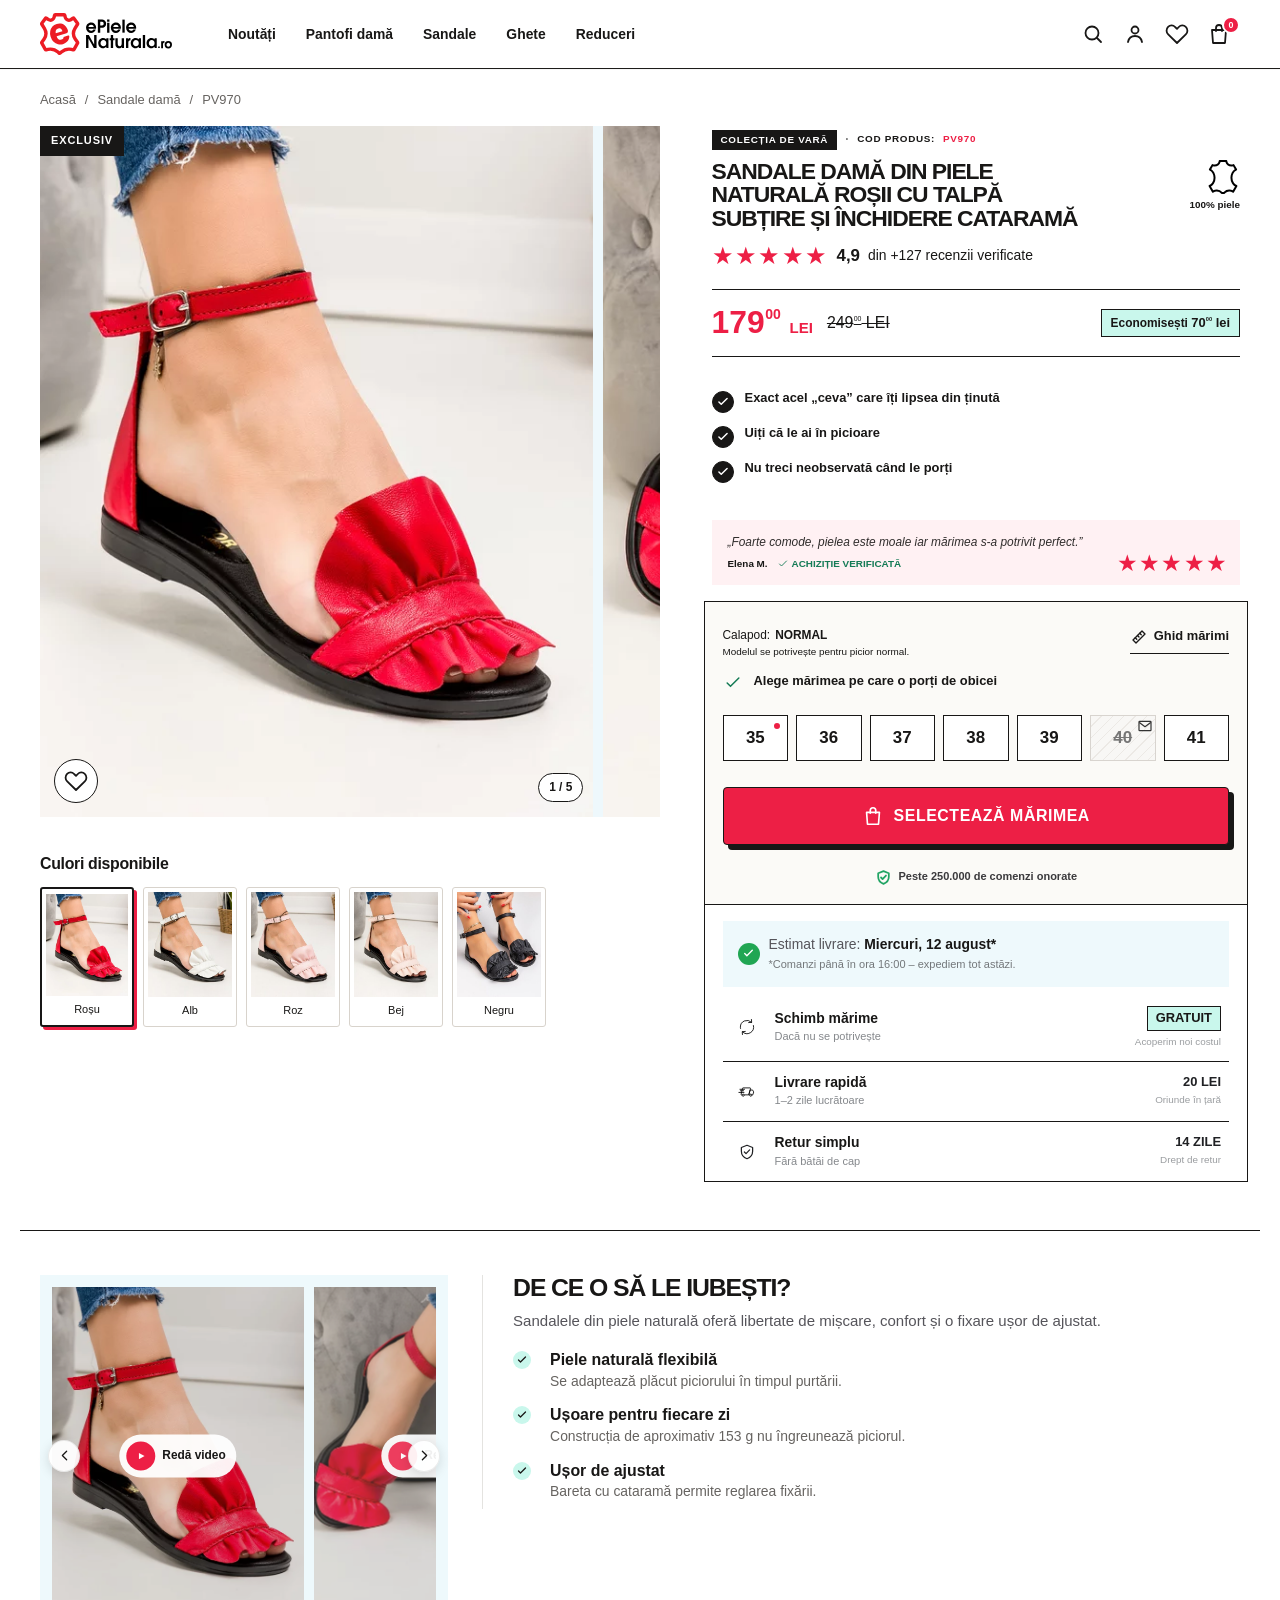
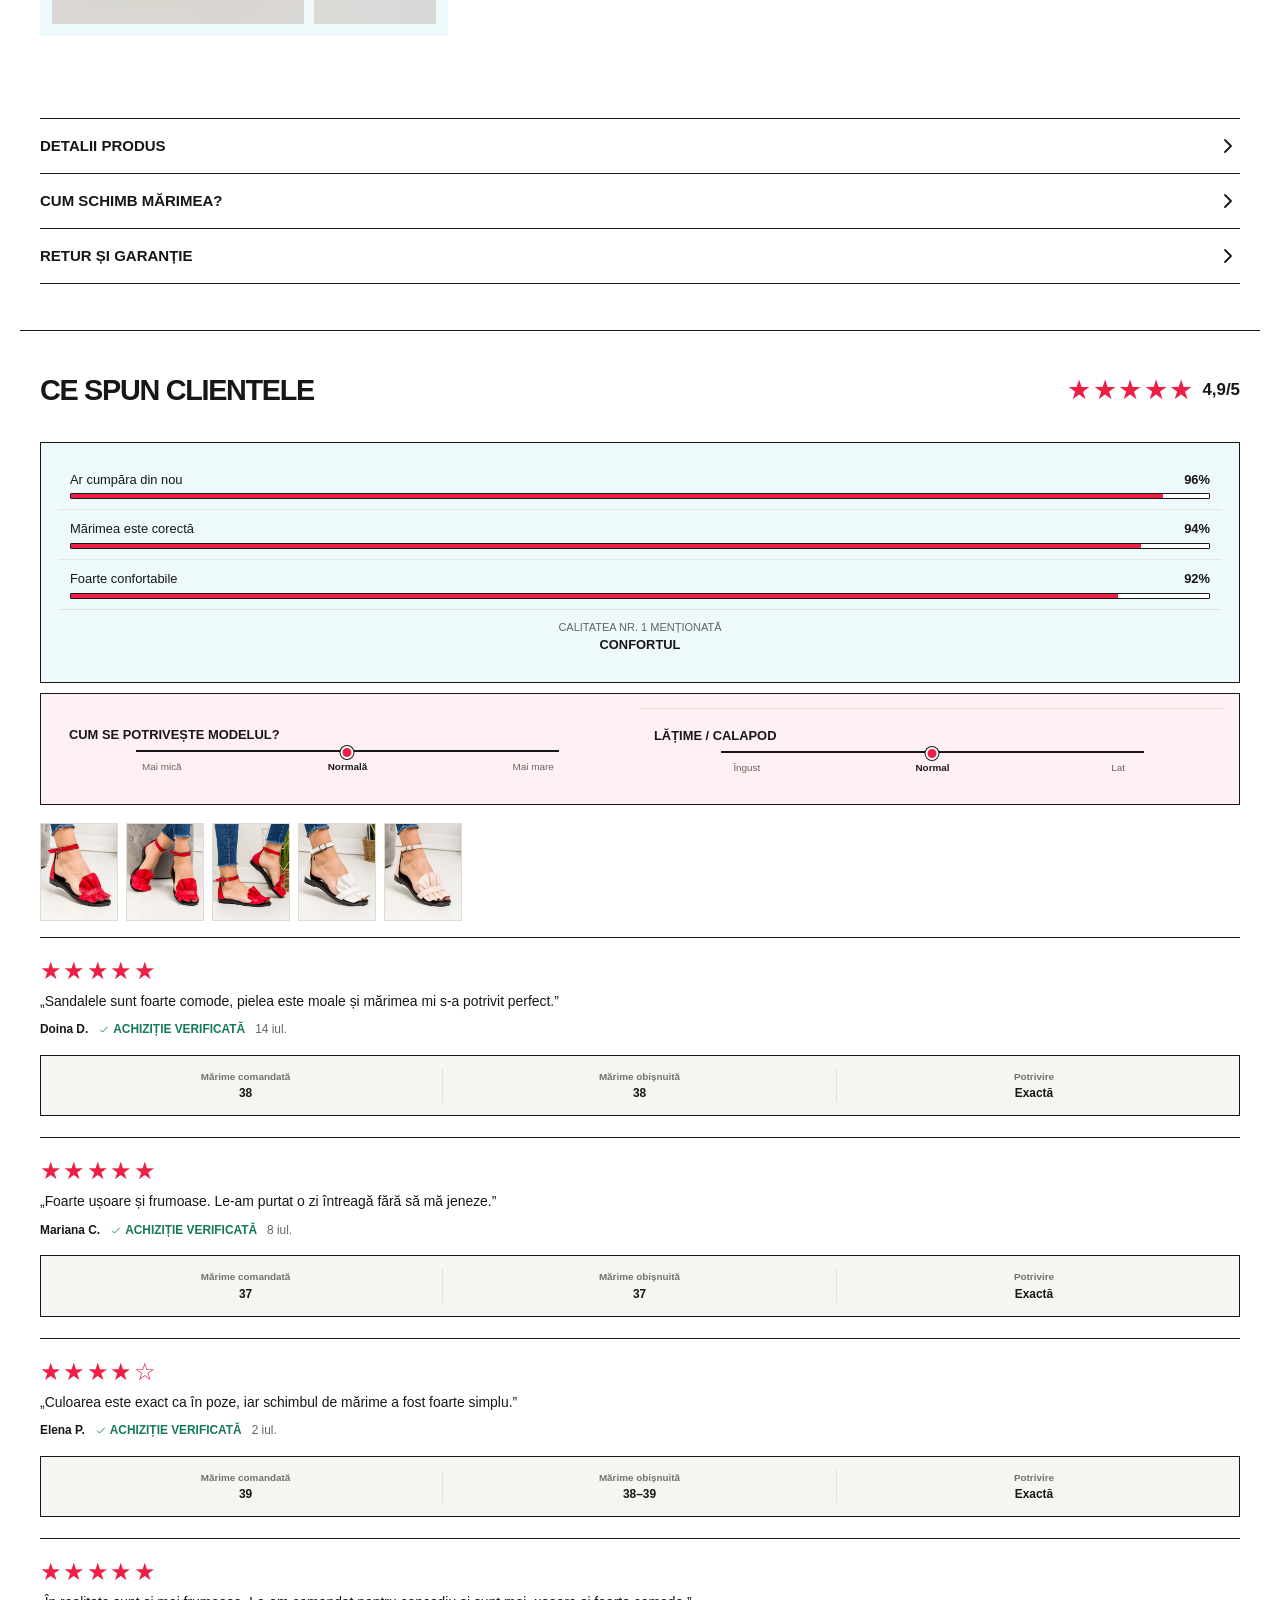
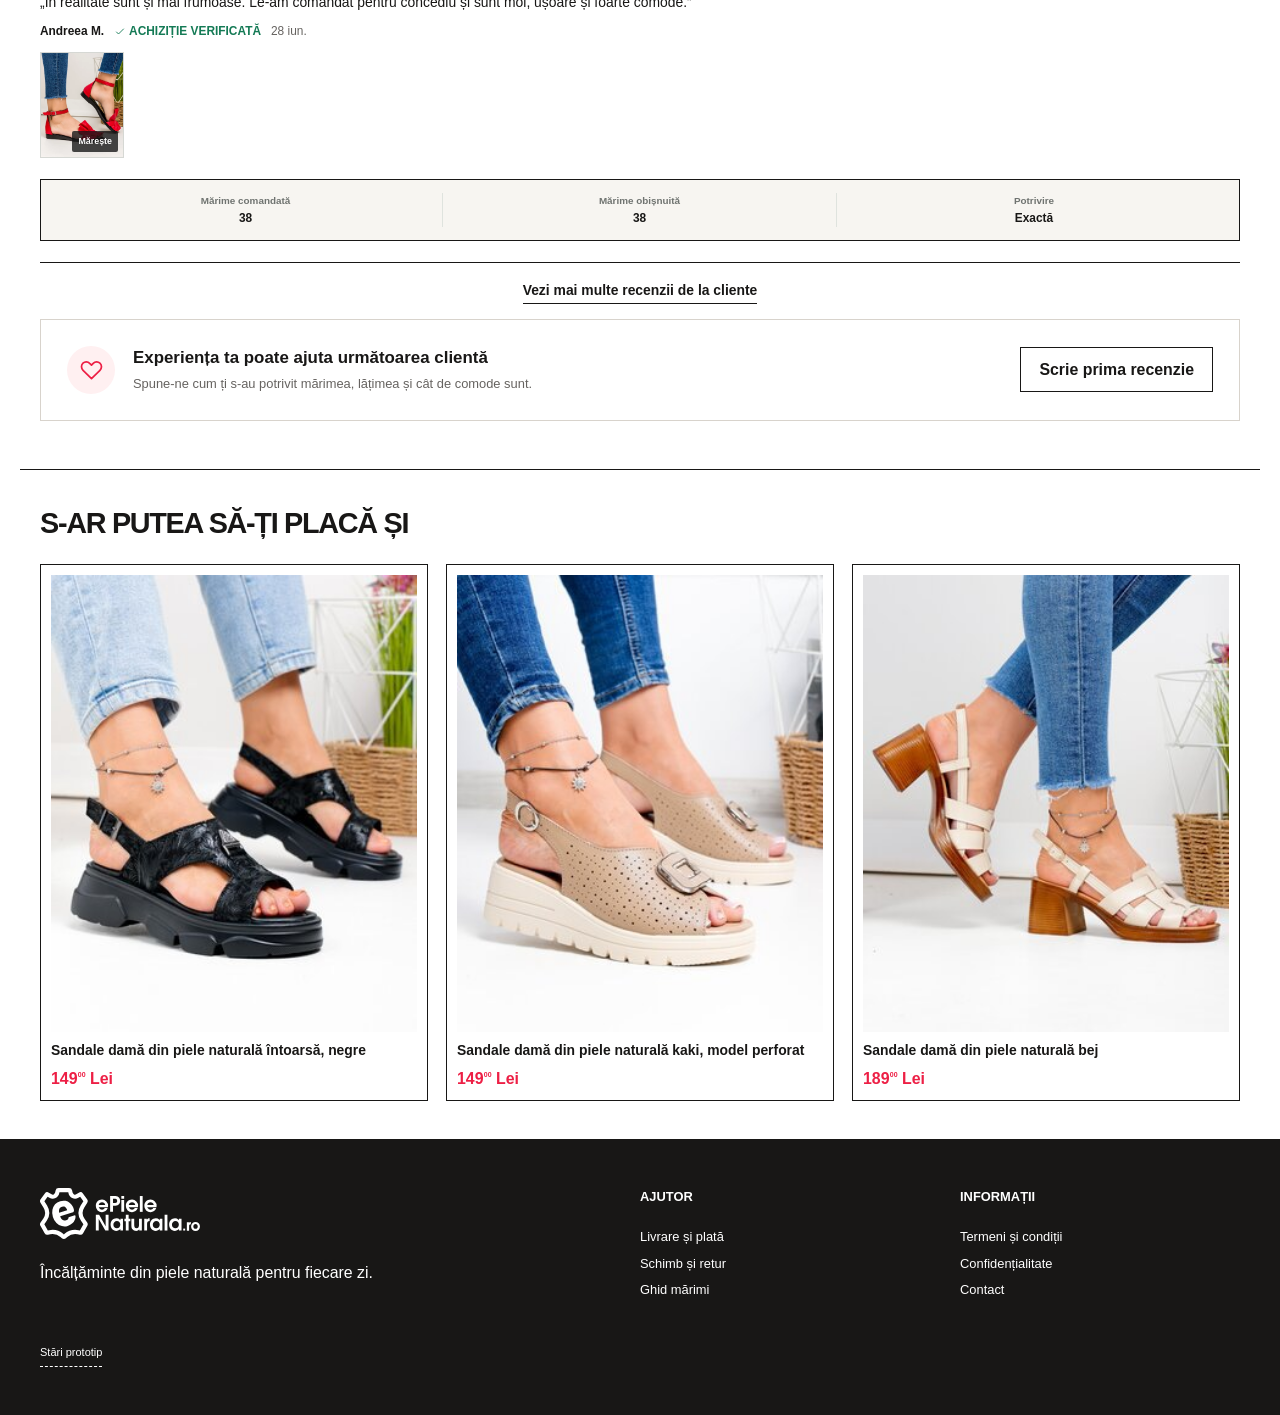
<file: index.html>
<!doctype html>
<html lang="ro">
<head>
  <meta charset="UTF-8" />
  <meta name="viewport" content="width=device-width, initial-scale=1, viewport-fit=cover" />
  <meta name="description" content="Prototip CRO mobile-first pentru pagina de produs ePieleNaturala.ro" />
  <title>Sandale damă din piele naturală roșii PV970 | ePieleNaturala — Varianta finală V1</title>
  <link rel="stylesheet" href="styles-modern.css?v=5.2" />
</head>
<body>
  <svg class="svg-defs" aria-hidden="true">
    <symbol id="i-menu" viewBox="0 0 24 24"><path d="M4 7h16M4 12h16M4 17h16"/></symbol>
    <symbol id="i-search" viewBox="0 0 24 24"><circle cx="11" cy="11" r="6.5"/><path d="m16 16 4 4"/></symbol>
    <symbol id="i-user" viewBox="0 0 24 24"><circle cx="12" cy="8" r="3.5"/><path d="M5 20c.8-4 3.1-6 7-6s6.2 2 7 6"/></symbol>
    <symbol id="i-heart" viewBox="0 0 24 24"><path d="M20.8 4.9c-2-2-5.1-1.9-7 .1L12 6.9 10.1 5c-1.9-2-5-2.1-7-.1-2.1 2.1-2 5.5.1 7.5L12 21l8.8-8.6c2.1-2 2.2-5.4 0-7.5Z"/></symbol>
    <symbol id="i-bag" viewBox="0 0 24 24"><path d="M5 8h14l-1 13H6L5 8Z"/><path d="M9 9V6a3 3 0 0 1 6 0v3"/></symbol>
    <symbol id="i-check" viewBox="0 0 24 24"><path d="m5 12 4 4L19 6"/></symbol>
    <symbol id="i-ruler" viewBox="0 0 24 24"><path d="m4 16 12-12 4 4L8 20l-4-4Z"/><path d="m13 7 2 2m-5 1 2 2m-5 1 2 2"/></symbol>
    <symbol id="i-truck" viewBox="0 0 24 24"><path d="M3 6h11v11H3V6Zm11 4h4l3 4v3h-7v-7Z"/><circle cx="7" cy="18" r="2"/><circle cx="18" cy="18" r="2"/></symbol>
    <symbol id="i-refresh" viewBox="0 0 24 24"><path d="M20 7v5h-5M4 17v-5h5"/><path d="M6.1 8a7 7 0 0 1 11.7-1.5L20 9M4 15l2.2 2.5A7 7 0 0 0 18 16"/></symbol>
    <symbol id="i-shield" viewBox="0 0 24 24"><path d="M12 3 4.5 6v5c0 4.8 2.8 8.2 7.5 10 4.7-1.8 7.5-5.2 7.5-10V6L12 3Z"/><path d="m8.5 12 2.2 2.2 4.8-5"/></symbol>
    <symbol id="i-chevron" viewBox="0 0 24 24"><path d="m9 6 6 6-6 6"/></symbol>
    <symbol id="i-play" viewBox="0 0 24 24"><path d="m9 7 9 5-9 5V7Z"/></symbol>
    <symbol id="i-x" viewBox="0 0 24 24"><path d="m5 5 14 14M19 5 5 19"/></symbol>
    <symbol id="i-mail" viewBox="0 0 24 24"><rect x="3" y="5" width="18" height="14" rx="1"/><path d="m4 7 8 6 8-6"/></symbol>
    <symbol id="i-info" viewBox="0 0 24 24"><circle cx="12" cy="12" r="9"/><path d="M12 11v6M12 7.5v.5"/></symbol>
    <symbol id="i-tag" viewBox="0 0 24 24"><path d="M3 12 12 3h7l2 2v7l-9 9-9-9Z"/><circle cx="16.5" cy="7.5" r="1"/></symbol>
    <symbol id="i-leather" viewBox="0 0 24 24"><path d="M8 3c1.5 1.6 6.5 1.6 8 0 .8 2.5.9 4.3 3 6-1.8 1.4-1.8 4.6 0 6-2.1 1.7-2.2 3.5-3 6-1.5-1.6-6.5-1.6-8 0-.8-2.5-.9-4.3-3-6 1.8-1.4 1.8-4.6 0-6 2.1-1.7 2.2-3.5 3-6Z"/></symbol>
    <symbol id="i-sun" viewBox="0 0 24 24"><circle cx="12" cy="12" r="4"/><path d="M12 2v3M12 19v3M2 12h3M19 12h3M5 5l2 2M17 17l2 2M19 5l-2 2M7 17l-2 2"/></symbol>
    <symbol id="i-feather" viewBox="0 0 24 24"><path d="M20 4c-6 0-11 3-14 9-1.4 2.8-1.5 5.4-1.5 7M5 18c3-3 7-6 12-9M7 15h5M10 11h5"/></symbol>
    <symbol id="i-buckle" viewBox="0 0 24 24"><path d="M7 3h10v18H7V3Z"/><path d="M10 7h7M10 12h4M10 17h7M7 12H4"/></symbol>
    <symbol id="i-palette" viewBox="0 0 24 24"><path d="M12 3a9 9 0 1 0 0 18h2.2c1.7 0 2.5-2.1 1.3-3.3-.8-.8-.2-2.2 1-2.2H19a2 2 0 0 0 2-2A10 10 0 0 0 12 3Z"/><circle cx="8" cy="9" r="1"/><circle cx="12" cy="7" r="1"/><circle cx="16" cy="10" r="1"/><circle cx="8" cy="14" r="1"/></symbol>
    <symbol id="i-code" viewBox="0 0 24 24"><path d="M8 5 5 19M16 5l-3 14M3 10h18M2 15h18"/></symbol>
  </svg>

  <a class="skip-link" href="#purchase">Sari la cumpărare</a>

  <header class="site-header">
    <div class="header-inner">
      <button class="icon-button menu-button js-open-menu" aria-label="Deschide meniul"><svg><use href="#i-menu"/></svg></button>
      <a class="brand" href="#" aria-label="ePieleNaturala, pagina principală">
        <img class="brand-logo" src="assets/epiele-logo-colored.svg" alt="ePieleNaturala.ro" />
      </a>
      <nav class="desktop-nav" aria-label="Navigație principală">
        <a href="#">Noutăți</a><a href="#">Pantofi damă</a><a href="#">Sandale</a><a href="#">Ghete</a><a href="#">Reduceri</a>
      </nav>
      <div class="header-actions">
        <button class="icon-button js-open-search" aria-label="Caută"><svg><use href="#i-search"/></svg></button>
        <button class="icon-button desktop-action" aria-label="Contul meu"><svg><use href="#i-user"/></svg></button>
        <button class="icon-button desktop-action" aria-label="Produse favorite"><svg><use href="#i-heart"/></svg></button>
        <button class="icon-button cart-button js-open-cart" aria-label="Coș, 0 produse"><svg><use href="#i-bag"/></svg><span class="cart-count">0</span></button>
      </div>
    </div>
  </header>

  <main>
    <div class="breadcrumbs"><a href="#">Acasă</a><span>/</span><a href="#">Sandale damă</a><span>/</span><span>PV970</span></div>

    <section class="product-layout" aria-label="Detalii produs">
      <div class="gallery-column">
        <div class="gallery" aria-roledescription="carusel" aria-label="Imagini produs">
          <div class="gallery-stage">
            <button class="favorite-button" aria-label="Adaugă la favorite" aria-pressed="false"><svg><use href="#i-heart"/></svg></button>
            <span class="gallery-badge">EXCLUSIV</span>
            <div class="gallery-track">
              <figure class="gallery-slide is-active" data-kind="image"><img src="assets/pv970-gallery-1.webp" alt="Sandale roșii PV970 purtate, vedere din lateral" fetchpriority="high" /></figure>
              <figure class="gallery-slide" data-kind="image"><img src="assets/pv970-gallery-2.webp" alt="Sandale roșii PV970 purtate, vedere frontală" loading="lazy" /></figure>
              <figure class="gallery-slide gallery-video" data-kind="video" data-video-slot="1">
                <img src="assets/pv970-gallery-3.webp" alt="Cadru de previzualizare video cu sandalele PV970 purtate" loading="lazy" />
                <button class="play-button" type="button" aria-label="Redă videoclipul demonstrativ"><svg><use href="#i-play"/></svg><span>Vezi produsul purtat</span></button>
                <small>Video produs · 0:12</small>
              </figure>
              <figure class="gallery-slide" data-kind="image"><img src="assets/pv970-gallery-3.webp" alt="Sandale roșii PV970 purtate din unghi lateral" loading="lazy" /></figure>
              <figure class="gallery-slide gallery-video gallery-flex-video" data-kind="video" data-video-slot="2" hidden><img src="assets/pv970-gallery-2.webp" alt="Video detaliu flexibilitate și piele" loading="lazy" /><button class="play-button" type="button"><svg><use href="#i-play"/></svg><span>Flexibilitate și piele</span></button><small>Video detaliu · 0:09</small></figure>
              <figure class="gallery-slide" data-kind="image"><img src="assets/pv970-gallery-3.webp" alt="Vedere din spate și lateral a sandalelor PV970" loading="lazy" /></figure>
              <figure class="gallery-slide gallery-video gallery-ugc-video" data-kind="video" data-video-slot="3" hidden><img src="assets/pv970-gallery-3.webp" alt="Video demonstrativ tip UGC" loading="lazy" /><button class="play-button" type="button"><svg><use href="#i-play"/></svg><span>Prezentare clientă</span></button><small>Video UGC · 0:18</small></figure>
            </div>
            <button class="gallery-arrow gallery-prev" aria-label="Imaginea anterioară"><svg><use href="#i-chevron"/></svg></button>
            <button class="gallery-arrow gallery-next" aria-label="Imaginea următoare"><svg><use href="#i-chevron"/></svg></button>
            <div class="gallery-counter" aria-live="polite"><span id="galleryCurrent">1</span> / <span id="galleryTotal">5</span></div>
          </div>
          <div class="colors-block desktop-colors">
            <div class="section-label"><h2>Culori disponibile</h2></div>
            <div class="color-options" role="radiogroup" aria-label="Culoare">
              <button class="color-option is-active" role="radio" aria-checked="true" data-name="Roșu" data-title="roșii" data-image="assets/pv970-gallery-1.webp" data-gallery-images="assets/pv970-gallery-1.webp|assets/pv970-gallery-2.webp|assets/pv970-gallery-3.webp|assets/pv970-gallery-3.webp|assets/pv970-gallery-2.webp|assets/pv970-gallery-3.webp|assets/pv970-gallery-3.webp"><img src="assets/pv970-gallery-1.webp" alt="Roșu" /><span>Roșu</span></button>
              <button class="color-option" role="radio" aria-checked="false" data-name="Alb" data-title="albe" data-image="assets/product-2.jpg"><img src="assets/product-2.jpg" alt="Alb" /><span>Alb</span></button>
              <button class="color-option" role="radio" aria-checked="false" data-name="Roz" data-title="roz" data-image="assets/product-3.jpg"><img src="assets/product-3.jpg" alt="Roz" /><span>Roz</span></button>
              <button class="color-option" role="radio" aria-checked="false" data-name="Bej" data-title="bej" data-image="assets/product-4.jpg"><img src="assets/product-4.jpg" alt="Bej" /><span>Bej</span></button>
              <button class="color-option" role="radio" aria-checked="false" data-name="Negru" data-title="negre" data-image="assets/product-5.jpg"><img src="assets/product-5.jpg" alt="Negru" /><span>Negru</span></button>
            </div>
          </div>
        </div>
      </div>

      <div class="purchase-column" id="purchase">
        <div class="product-heading">
          <div class="eyebrow">
            <span class="collection-badge">Colecția de vară</span>
            <span class="eyebrow-separator" aria-hidden="true">·</span>
            <span class="product-code-label">Cod produs:</span>
            <span class="product-code-value">PV970</span>
          </div>
          <div class="product-title-row">
            <h1>Sandale damă din piele naturală <span id="titleColor">roșii</span> cu talpă subțire și închidere cataramă</h1>
            <div class="product-leather-mark" aria-label="Material exterior: 100% piele naturală"><img src="assets/leather-black.svg" alt="" aria-hidden="true" /><span>100% piele</span></div>
          </div>
          <button class="rating-link" data-scroll="reviews" aria-label="Mergi la recenzii">
            <span class="stars" aria-hidden="true">★★★★★</span>
            <strong>4,9</strong><span>din +127 recenzii verificate</span>
          </button>
        </div>

        <div class="price-block">
          <div class="price-line"><strong>179<sup class="dec">00</sup> <small>LEI</small></strong><del>249<sup class="dec">00</sup> LEI</del><p class="savings-line">Economisești <b>70<sup class="dec">00</sup> lei</b></p></div>
        </div>

        <div class="colors-block purchase-colors">
          <div class="section-label"><h2>Culori disponibile</h2></div>
          <div class="color-options" role="radiogroup" aria-label="Culoare">
            <button class="color-option is-active" role="radio" aria-checked="true" data-name="Roșu" data-title="roșii" data-image="assets/pv970-gallery-1.webp" data-gallery-images="assets/pv970-gallery-1.webp|assets/pv970-gallery-2.webp|assets/pv970-gallery-3.webp|assets/pv970-gallery-3.webp|assets/pv970-gallery-2.webp|assets/pv970-gallery-3.webp|assets/pv970-gallery-3.webp"><img src="assets/pv970-gallery-1.webp" alt="Roșu" /><span>Roșu</span></button>
            <button class="color-option" role="radio" aria-checked="false" data-name="Alb" data-title="albe" data-image="assets/product-2.jpg"><img src="assets/product-2.jpg" alt="Alb" /><span>Alb</span></button>
            <button class="color-option" role="radio" aria-checked="false" data-name="Roz" data-title="roz" data-image="assets/product-3.jpg"><img src="assets/product-3.jpg" alt="Roz" /><span>Roz</span></button>
            <button class="color-option" role="radio" aria-checked="false" data-name="Bej" data-title="bej" data-image="assets/product-4.jpg"><img src="assets/product-4.jpg" alt="Bej" /><span>Bej</span></button>
            <button class="color-option" role="radio" aria-checked="false" data-name="Negru" data-title="negre" data-image="assets/product-5.jpg"><img src="assets/product-5.jpg" alt="Negru" /><span>Negru</span></button>
          </div>
        </div>

        <div class="material-proof"><span class="leather-shape">100%</span><p><strong>Piele naturală</strong><small>Exterior confirmat în fișa produsului</small></p></div>

        <div class="quick-benefits" aria-label="Beneficii produs">
          <div><span class="benefit-icon"><svg><use href="#i-check"/></svg></span><p><strong>Exact acel „ceva” care îți lipsea din ținută</strong></p></div>
          <div><span class="benefit-icon"><svg><use href="#i-check"/></svg></span><p><strong>Uiți că le ai în picioare</strong></p></div>
          <div><span class="benefit-icon"><svg><use href="#i-check"/></svg></span><p><strong>Nu treci neobservată când le porți</strong></p></div>
        </div>

        <div class="compact-testimonial">
          <span class="stars" aria-hidden="true">★★★★★</span>
          <p>„Foarte comode, pielea este moale iar mărimea s-a potrivit perfect.”</p>
          <footer><strong>Elena M.</strong><span><svg><use href="#i-check"/></svg>Achiziție verificată</span></footer>
        </div>

        <div class="buy-area">
          <div class="size-heading size-heading-fit-row"><div class="width-fit"><span>Calapod:</span><b>NORMAL</b><small>Modelul se potrivește pentru picior normal.</small></div><button class="text-button open-size-guide"><svg><use href="#i-ruler"/></svg>Ghid mărimi</button></div>

          <div class="fit-guidance" data-fit="standard">
            <svg><use href="#i-check"/></svg>
            <div><strong>Alege mărimea pe care o porți de obicei</strong></div>
            <em hidden>MĂRIME DECALATĂ</em>
          </div>

          <div class="size-grid" role="radiogroup" aria-label="Mărime">
            <button role="radio" aria-checked="false" data-size="35">35</button>
            <button role="radio" aria-checked="false" data-size="36">36</button>
            <button role="radio" aria-checked="false" data-size="37">37</button>
            <button role="radio" aria-checked="false" data-size="38">38</button>
            <button role="radio" aria-checked="false" data-size="39">39</button>
            <button type="button" role="button" data-stock-alert data-size-label="40" aria-haspopup="dialog" aria-label="Mărimea 40 este indisponibilă. Anunță-mă când revine în stoc"><b>40</b><svg aria-hidden="true"><use href="#i-mail"/></svg></button>
            <button role="radio" aria-checked="false" data-size="41">41</button>
          </div>
          <p class="size-stock-note" aria-live="polite" hidden><span aria-hidden="true"></span>Ultimele bucăți în stoc la această mărime</p>
          <p class="size-error" role="alert">Te rugăm să alegi mărimea.</p>

          <button class="add-to-cart" type="button"><svg><use href="#i-bag"/></svg><span class="cta-copy">SELECTEAZĂ MĂRIMEA</span><span class="spinner" aria-hidden="true"></span></button>

          <div class="store-trust"><svg><use href="#i-shield"/></svg><strong>Peste 250.000 de comenzi onorate</strong></div>
          <div class="purchase-trust">
            <div class="delivery-card"><span class="delivery-check"><svg><use href="#i-check"/></svg></span><p><span>Estimat livrare: <strong>Miercuri, 12 august*</strong></span><small>*Comanzi până în ora 16:00 – expediem tot astăzi.</small></p></div>
            <div class="service-row is-free"><img class="service-icon" src="assets/return.svg" alt="" aria-hidden="true" /><p><strong>Schimb mărime</strong><small>Dacă nu se potrivește</small></p><aside><strong>GRATUIT</strong><small>Acoperim noi costul</small></aside></div>
            <div class="service-row delivery-service-row"><img class="service-icon" src="assets/delivery.svg" alt="" aria-hidden="true" /><p><strong>Livrare rapidă</strong><small>1–2 zile lucrătoare</small></p><aside><strong>20 LEI</strong><small>Oriunde în țară</small></aside></div>
            <div class="service-row"><svg><use href="#i-shield"/></svg><p><strong>Retur simplu</strong><small>Fără bătăi de cap</small></p><aside><strong>14 ZILE</strong><small>Drept de retur</small></aside></div>
          </div>
        </div>

      </div>
    </section>

    <div class="desktop-product-story">
    <section class="reality-video content-section">
      <div class="story-video-carousel" role="region" aria-roledescription="carusel" aria-label="Videoclipuri produs">
        <div class="story-video-slides" aria-live="polite">
          <div class="video-frame story-video-slide is-active" data-story-video="0" aria-label="Videoclipul 1 din 3">
            <img src="assets/pv970-gallery-1.webp" alt="Previzualizare video cu sandalele purtate" loading="lazy" />
            <button class="play-button" aria-label="Redă primul videoclip"><svg><use href="#i-play"/></svg><span>Redă video</span></button>
          </div>
          <div class="video-frame story-video-slide" data-story-video="1" aria-label="Videoclipul 2 din 3">
            <img src="assets/pv970-gallery-2.webp" alt="Previzualizare video cu flexibilitatea sandalelor" loading="lazy" />
            <button class="play-button" aria-label="Redă al doilea videoclip"><svg><use href="#i-play"/></svg><span>Redă video</span></button>
          </div>
          <div class="video-frame story-video-slide" data-story-video="2" aria-label="Videoclipul 3 din 3">
            <img src="assets/pv970-gallery-3.webp" alt="Previzualizare video cu detaliile sandalelor" loading="lazy" />
            <button class="play-button" aria-label="Redă al treilea videoclip"><svg><use href="#i-play"/></svg><span>Redă video</span></button>
          </div>
        </div>
        <button class="story-video-arrow story-video-prev" type="button" aria-label="Videoclipul anterior"><svg><use href="#i-chevron"/></svg></button>
        <button class="story-video-arrow story-video-next" type="button" aria-label="Videoclipul următor"><svg><use href="#i-chevron"/></svg></button>
      </div>
    </section>

    <section class="love-section content-section">
      <div class="section-intro"><h2>De ce o să le iubești?</h2><p>Sandalele din piele naturală oferă libertate de mișcare, confort și o fixare ușor de ajustat.</p></div>
      <div class="love-grid">
        <article><span><svg><use href="#i-check"/></svg></span><h3>Piele naturală flexibilă</h3><p>Se adaptează plăcut piciorului în timpul purtării.</p></article>
        <article><span><svg><use href="#i-check"/></svg></span><h3>Ușoare pentru fiecare zi</h3><p>Construcția de aproximativ 153 g nu îngreunează piciorul.</p></article>
        <article><span><svg><use href="#i-check"/></svg></span><h3>Ușor de ajustat</h3><p>Bareta cu cataramă permite reglarea fixării.</p></article>
      </div>
    </section>

    <section class="info-section content-section" aria-label="Informații suplimentare">
      <div class="accordion product-details-accordion">
        <button class="accordion-trigger" aria-expanded="false"><span>Detalii produs</span><svg><use href="#i-chevron"/></svg></button>
        <div class="accordion-panel" hidden>
          <dl class="spec-list">
            <div><img src="assets/price-tag.png" alt="" aria-hidden="true" /><dt>Categorie</dt><dd>Sandale damă</dd></div><div><img src="assets/leather.png" alt="" aria-hidden="true" /><dt>Material exterior</dt><dd>100% piele naturală</dd></div>
            <div><img src="assets/sun.png" alt="" aria-hidden="true" /><dt>Sezon</dt><dd>Primăvară / Vară</dd></div><div><img src="assets/ruler.png" alt="" aria-hidden="true" /><dt>Înălțime talpă</dt><dd>1,5 cm</dd></div>
            <div><img src="assets/feather.png" alt="" aria-hidden="true" /><dt>Greutate</dt><dd>Aprox. 153 g</dd></div><div><img src="assets/zipper.png" alt="" aria-hidden="true" /><dt>Închidere</dt><dd>Cataramă</dd></div>
            <div><img src="assets/temperature-v1.png" alt="" aria-hidden="true" /><dt>Interior</dt><dd>Nu este căptușit</dd></div><div><svg><use href="#i-code"/></svg><dt>Cod produs</dt><dd>PV970</dd></div>
          </dl>
        </div>
      </div>

      <div class="accordion" id="exchange">
        <button class="accordion-trigger" aria-expanded="false"><span>Cum schimb mărimea?</span><svg><use href="#i-chevron"/></svg></button>
        <div class="accordion-panel" hidden>
          <div class="exchange-copy">
            <div class="exchange-lead"><img src="assets/return.svg" alt="" aria-hidden="true" /><div><strong>Schimbul de mărime este gratuit</strong><p>Ai nevoie de altă mărime, model sau culoare? Rezolvăm totul pe cheltuiala noastră, în 3 pași simpli.</p></div></div>
            <ol class="exchange-step-cards">
              <li><b>1</b><p><strong>Ridicăm produsul:</strong><span>Trimitem noi curierul la tine să preia coletul.</span></p></li>
              <li><b>2</b><p><strong>Verificăm:</strong><span>Imediat ce ajunge la noi, ne asigurăm că produsul este în stare perfectă.</span></p></li>
              <li><b>3</b><p><strong>Expediem:</strong><span>Îți trimitem noua mărime dorită.</span></p></li>
            </ol>
            <p class="exchange-note">Tu nu ai nimic de plătit, doar să ai puțină răbdare cât timp coletele sunt pe drum.</p>
            <a class="exchange-more" href="#">Citește mai multe detalii</a>
          </div>
        </div>
      </div>

      <div class="accordion">
        <button class="accordion-trigger" aria-expanded="false"><span>Retur și garanție</span><svg><use href="#i-chevron"/></svg></button>
        <div class="accordion-panel" hidden>
          <div class="return-warranty-copy">
            <section>
              <h3 class="policy-section-title"><span>Retur</span></h3>
              <div class="return-warranty-lead"><img src="assets/return.svg" alt="" aria-hidden="true" /><div><strong>Retur simplu în 14 zile</strong><p>Nu ești 100% mulțumit? Nicio problemă. Poți returna produsul fără explicații suplimentare, iar noi îți returnăm integral banii pe produs.</p></div></div>
              <h4>Cum vrei să ajungă coletul la noi?</h4>
              <ol class="return-step-cards">
                <li class="is-recommended"><b>1</b><p><strong>Varianta Comodă</strong><em class="recommendation-badge">Recomandat</em><span>Trimitem noi curierul să ridice coletul de la tine. Costul transportului este de 20 Lei și se va scădea automat din suma pe care ți-o returnăm. Nu trebuie să plătești nimic pe loc.</span></p></li>
                <li><b>2</b><p><strong>Varianta Ta:</strong><span>Poți trimite coletul prin orice curier dorești. În acest caz, tu achiți transportul direct la ei la predare, iar noi îți virăm în cont suma completă a produsului.</span></p></li>
              </ol>
              <p class="return-note">Notă: Taxa de transport plătită la comanda inițială nu se returnează.</p>
            </section>
            <section>
              <h3 class="policy-section-title"><span>Garanție</span></h3>
              <div class="return-warranty-lead"><svg><use href="#i-shield"/></svg><div><strong>Garanție legală de conformitate</strong><p>Vrem să porți produsele noastre mult timp. Ești acoperită pentru orice problemă care ține de producție.</p></div></div>
              <h4>Important de știut:</h4>
              <p>Garanția este valabilă doar dacă produsul a fost folosit și îngrijit conform instrucțiunilor. Aceasta nu acoperă:</p>
              <ol class="return-step-cards warranty-exclusions">
                <li><b>1</b><p>Deteriorări fizice provocate de tine (zgârieturi, rupturi, pete).</p></li>
                <li><b>2</b><p>Uzura normală în urma purtării sau spălării necorespunzătoare.</p></li>
                <li><b>3</b><p>Modificări făcute asupra produsului de către terți.</p></li>
              </ol>
              <p class="warranty-resolution">Orice solicitare fondată se rezolvă într-un termen rezonabil, de cel mult 15 zile calendaristice.</p>
              <a class="return-more" href="#">Citește mai multe detalii</a>
            </section>
          </div>
        </div>
      </div>

    </section>
    </div>

    <section class="reviews-section content-section" id="reviews">
      <div class="reviews-heading">
        <div class="section-intro"><h2>Ce spun clientele</h2></div>
        <div class="rating-summary"><span class="stars">★★★★★</span><strong>4,9/5</strong></div>
      </div>

      <div class="reviews-populated">
        <div class="review-metrics">
          <div class="review-progress" style="--score:96%"><span>Ar cumpăra din nou</span><strong>96%</strong><i><b></b></i></div>
          <div class="review-progress" style="--score:94%"><span>Mărimea este corectă</span><strong>94%</strong><i><b></b></i></div>
          <div class="review-progress" style="--score:92%"><span>Foarte confortabile</span><strong>92%</strong><i><b></b></i></div>
          <div class="review-quality"><small>Calitatea nr. 1 menționată</small><strong>CONFORTUL</strong></div>
        </div>

        <div class="fit-feedback">
          <div><strong>Cum se potrivește modelul?</strong><div class="fit-scale"><span>Mai mică</span><span class="is-selected">Normală</span><span>Mai mare</span></div></div>
          <div><strong>Lățime / calapod</strong><div class="fit-scale"><span>Îngust</span><span class="is-selected">Normal</span><span>Lat</span></div></div>
        </div>

        <div class="customer-photo-carousel" aria-label="Fotografii adăugate de cliente">
          <div class="customer-photo-track">
            <button type="button" data-customer-photo="0" aria-label="Deschide fotografia și recenzia Doinei"><img src="assets/pv970-gallery-1.webp" alt="Sandalele roșii purtate de Doina" loading="lazy" /></button>
            <button type="button" data-customer-photo="1" aria-label="Deschide fotografia și recenzia Marianei"><img src="assets/pv970-gallery-2.webp" alt="Sandalele roșii fotografiate de Mariana" loading="lazy" /></button>
            <button type="button" data-customer-photo="2" aria-label="Deschide fotografia și recenzia Elenei"><img src="assets/pv970-gallery-3.webp" alt="Detaliu cu sandalele roșii purtate de Elena" loading="lazy" /></button>
            <button type="button" data-customer-photo="3" aria-label="Deschide fotografia și recenzia Andreei"><img src="assets/product-2.jpg" alt="Fotografie trimisă de Andreea" loading="lazy" /></button>
            <button type="button" data-customer-photo="4" aria-label="Deschide fotografia și recenzia Ioanei"><img src="assets/product-4.jpg" alt="Sandalele purtate, fotografie de Ioana" loading="lazy" /></button>
          </div>
        </div>

        <div class="individual-reviews">
          <article class="customer-review"><span class="stars">★★★★★</span><p>„Sandalele sunt foarte comode, pielea este moale și mărimea mi s-a potrivit perfect.”</p><footer><strong>Doina D.</strong><span><svg><use href="#i-check"/></svg>Achiziție verificată</span><time>14 iul.</time></footer><dl><div><dt>Mărime comandată</dt><dd>38</dd></div><div><dt>Mărime obișnuită</dt><dd>38</dd></div><div><dt>Potrivire</dt><dd>Exactă</dd></div></dl></article>
          <article class="customer-review"><span class="stars">★★★★★</span><p>„Foarte ușoare și frumoase. Le-am purtat o zi întreagă fără să mă jeneze.”</p><footer><strong>Mariana C.</strong><span><svg><use href="#i-check"/></svg>Achiziție verificată</span><time>8 iul.</time></footer><dl><div><dt>Mărime comandată</dt><dd>37</dd></div><div><dt>Mărime obișnuită</dt><dd>37</dd></div><div><dt>Potrivire</dt><dd>Exactă</dd></div></dl></article>
          <article class="customer-review"><span class="stars">★★★★☆</span><p>„Culoarea este exact ca în poze, iar schimbul de mărime a fost foarte simplu.”</p><footer><strong>Elena P.</strong><span><svg><use href="#i-check"/></svg>Achiziție verificată</span><time>2 iul.</time></footer><dl><div><dt>Mărime comandată</dt><dd>39</dd></div><div><dt>Mărime obișnuită</dt><dd>38–39</dd></div><div><dt>Potrivire</dt><dd>Exactă</dd></div></dl></article>
          <article class="customer-review"><span class="stars">★★★★★</span><p>„În realitate sunt și mai frumoase. Le-am comandat pentru concediu și sunt moi, ușoare și foarte comode.”</p><footer><strong>Andreea M.</strong><span><svg><use href="#i-check"/></svg>Achiziție verificată</span><time>28 iun.</time></footer><div class="review-photos"><button class="review-photo-thumb" type="button" data-full="assets/pv970-gallery-3.webp" aria-label="Mărește fotografia adăugată de Andreea M."><img src="assets/pv970-gallery-3.webp" alt="Sandalele roșii purtate de clientă" loading="lazy" /><span>Mărește</span></button></div><dl><div><dt>Mărime comandată</dt><dd>38</dd></div><div><dt>Mărime obișnuită</dt><dd>38</dd></div><div><dt>Potrivire</dt><dd>Exactă</dd></div></dl></article>
        </div>
        <button class="load-reviews" type="button">Vezi mai multe recenzii de la cliente</button>
      </div>

      <div class="reviews-empty-state" hidden>
        <div class="reviews-empty-icon"><svg><use href="#i-heart"/></svg></div>
        <div><h3>Experiența ta poate ajuta următoarea clientă</h3><p>Spune-ne cum ți s-au potrivit mărimea, lățimea și cât de comode sunt.</p></div>
        <button class="secondary-button js-write-review">Scrie prima recenzie</button>
      </div>

    </section>

    <section class="recommendations content-section">
      <div class="section-intro"><h2>S-ar putea să-ți placă și</h2></div>
      <div class="product-cards">
        <article><a href="#"><img src="assets/similar-1.jpg" alt="Sandale negre din piele naturală întoarsă" loading="lazy" /><span>Sandale damă din piele naturală întoarsă, negre</span></a><div class="card-price"><strong>149<sup class="dec">00</sup> Lei</strong></div></article>
        <article><a href="#"><img src="assets/similar-2.jpg" alt="Sandale kaki din piele naturală" loading="lazy" /><span>Sandale damă din piele naturală kaki, model perforat</span></a><div class="card-price"><strong>149<sup class="dec">00</sup> Lei</strong></div></article>
        <article><a href="#"><img src="assets/similar-3.jpg" alt="Sandale bej din piele naturală" loading="lazy" /><span>Sandale damă din piele naturală bej</span></a><div class="card-price"><strong>189<sup class="dec">00</sup> Lei</strong></div></article>
      </div>
    </section>

  </main>

  <footer>
    <div class="footer-brand"><a class="brand" href="#" aria-label="ePieleNaturala, pagina principală"><img class="brand-logo" src="assets/epiele-logo-colored.svg" alt="ePieleNaturala.ro" /></a><p>Încălțăminte din piele naturală pentru fiecare zi.</p></div>
    <div><h3>Ajutor</h3><a href="#">Livrare și plată</a><a href="#">Schimb și retur</a><a href="#">Ghid mărimi</a></div>
    <div><h3>Informații</h3><a href="#">Termeni și condiții</a><a href="#">Confidențialitate</a><a href="#">Contact</a></div>
    <button class="prototype-trigger">Stări prototip</button>
  </footer>

  <div class="sticky-buy" aria-hidden="true">
    <div class="sticky-size">
      <button class="sticky-size-trigger" type="button" aria-expanded="false" aria-controls="stickySizeMenu"><span><small>Mărime</small><strong class="sticky-size-value">Alege</strong></span><svg><use href="#i-chevron"/></svg></button>
      <div class="sticky-size-menu" id="stickySizeMenu" role="listbox" aria-label="Alege mărimea" hidden><button type="button" role="option" aria-selected="false" data-sticky-size="35">35</button><button type="button" role="option" aria-selected="false" data-sticky-size="36">36</button><button type="button" role="option" aria-selected="false" data-sticky-size="37">37</button><button type="button" role="option" aria-selected="false" data-sticky-size="38">38</button><button type="button" role="option" aria-selected="false" data-sticky-size="39">39</button><button type="button" data-stock-alert data-size-label="40" aria-haspopup="dialog">40 <span><small>indisponibilă</small><svg aria-hidden="true"><use href="#i-mail"/></svg></span></button><button type="button" role="option" aria-selected="false" data-sticky-size="41">41</button></div>
      <select id="stickySize" aria-hidden="true" tabindex="-1" hidden><option value="">Alege</option><option value="35">35</option><option value="36">36</option><option value="37">37</option><option value="38">38</option><option value="39">39</option><option value="40" disabled>40 — indisponibilă</option><option value="41">41</option></select>
    </div>
    <button class="sticky-cta">SELECTEAZĂ MĂRIMEA</button>
  </div>

  <div class="drawer-backdrop" hidden></div>
  <aside class="nav-drawer ui-drawer" aria-hidden="true" aria-label="Meniu">
    <div class="drawer-header"><strong>Meniu</strong><button class="drawer-close" aria-label="Închide meniul"><svg><use href="#i-x"/></svg></button></div>
    <nav><a href="#">Noutăți</a><a href="#">Pantofi damă</a><a href="#">Sandale</a><a href="#">Ghete</a><a href="#">Reduceri</a></nav>
    <div class="drawer-help"><svg><use href="#i-refresh"/></svg><span>Primul schimb de mărime este gratuit</span></div>
  </aside>

  <aside class="search-drawer ui-drawer" aria-hidden="true" aria-label="Căutare">
    <div class="drawer-header"><strong>Caută produse</strong><button class="drawer-close" aria-label="Închide căutarea"><svg><use href="#i-x"/></svg></button></div>
    <form class="search-form"><label for="siteSearch">Ce cauți?</label><div><input id="siteSearch" type="search" placeholder="Ex: sandale roșii" autocomplete="off" /><button type="submit" aria-label="Caută"><svg><use href="#i-search"/></svg></button></div></form>
    <div class="search-suggestions"><span>Căutări populare</span><button>Sandale damă</button><button>Pantofi din piele</button><button>Reduceri</button></div>
  </aside>

  <aside class="cart-drawer ui-drawer" aria-hidden="true" aria-label="Coșul meu">
    <div class="drawer-header"><strong class="cart-title">Coșul meu</strong><button class="drawer-close" aria-label="Închide coșul"><svg><use href="#i-x"/></svg></button></div>
    <div class="cart-shipping-goal-banner" hidden><div class="cart-shipping-goal-copy"><img src="assets/delivery.svg" alt="" aria-hidden="true" /><p>Mai adaugă <strong>120 Lei</strong> pentru livrare gratuită.</p></div><div class="cart-shipping-goal-meter"><small>0 Lei</small><i aria-hidden="true"><u></u></i><small>300 Lei</small></div></div>
    <div class="cart-products" hidden></div>
    <div class="cart-empty-state" hidden>
      <svg aria-hidden="true"><use href="#i-bag"/></svg>
      <strong>Coșul tău este gol</strong>
      <p>Descoperă recomandările noastre și alege perechea potrivită.</p>
    </div>
    <section class="cart-upsell" hidden aria-label="Produse recomandate">
      <div class="cart-upsell-head"><strong>S-ar putea să-ți placă și</strong><div><button type="button" class="cart-carousel-prev" aria-label="Produsul recomandat anterior">←</button><button type="button" class="cart-carousel-next" aria-label="Următorul produs recomandat">→</button></div></div>
      <div class="cart-upsell-track">
        <article><img src="assets/similar-1.jpg" alt="Sandale negre din piele naturală" /><strong>Sandale negre din piele naturală</strong><span>149<sup class="dec">00</sup> Lei</span><button type="button" data-upsell-action>+ Adaugă</button></article>
        <article><img src="assets/similar-2.jpg" alt="Sandale bej din piele naturală" /><strong>Sandale bej cu talpă confort</strong><span>169<sup class="dec">00</sup> Lei</span><button type="button" data-upsell-action>+ Adaugă</button></article>
        <article><img src="assets/similar-3.jpg" alt="Sandale din piele naturală kaki" /><strong>Sandale kaki din piele naturală</strong><span>149<sup class="dec">00</sup> Lei</span><button type="button" data-upsell-action>+ Adaugă</button></article>
      </div>
    </section>
    <div class="cart-footer">
      <div class="cart-total" hidden>
        <p class="cart-grand-total"><span class="cart-total-label"><span class="cart-total-word">TOTAL</span><small class="cart-total-meta">incl. transport 20 Lei</small></span><span class="cart-total-values"><span class="cart-total-original"><del class="cart-total-original-value">269<sup class="dec">00</sup></del> Lei</span><strong class="cart-total-current">199<sup class="dec">00</sup> Lei</strong></span></p>
        <p class="cart-total-benefit"><span aria-hidden="true">✓</span><strong>Economisești <b class="cart-total-saving-value">70<sup class="dec">00</sup> Lei</b></strong><span class="cart-total-free-benefit">+ <b>LIVRARE GRATUITĂ</b></span></p>
      </div>
      <div class="cart-urgency" hidden><strong>Produsele din coș nu sunt rezervate.</strong><span>Finalizează comanda ca să nu pierzi <strong>mărimea aleasă</strong>.</span></div>
      <button class="checkout-button" hidden>FINALIZEAZĂ COMANDA <span aria-hidden="true">→</span></button>
      <ul class="cart-trust" aria-label="Garanții comandă"><li><img src="assets/delivery.svg" alt="" aria-hidden="true" />Plată la livrare</li><li><img src="assets/return.svg" alt="" aria-hidden="true" />Schimb mărime gratuit</li><li><svg aria-hidden="true"><use href="#i-shield"/></svg>Retur 14 zile</li></ul>
      <button class="cart-continue" type="button" hidden>Continuă cumpărăturile</button>
    </div>
  </aside>

  <div class="modal-backdrop" hidden></div>
  <dialog class="size-guide-modal" aria-labelledby="sizeGuideTitle">
    <button class="modal-close" aria-label="Închide ghidul"><svg><use href="#i-x"/></svg></button>
    <div class="modal-kicker">Ghid de mărimi</div>
    <h2 id="sizeGuideTitle">Ce mărime aleg?</h2>
    <div class="modal-fit-repeat"><svg><use href="#i-check"/></svg><div><strong>Alege mărimea pe care o porți de obicei.</strong><span>Modelul are calapod normal.</span></div></div>
    <p class="measure-intro">Dacă nu ești sigură, măsoară piciorul în 3 pași:</p>
    <ol class="measure-steps"><li><b>1</b><span>Pune piciorul pe o coală.</span></li><li><b>2</b><span>Marchează călcâiul și degetul cel mai lung.</span></li><li><b>3</b><span>Măsoară distanța și compară mai jos.</span></li></ol>
    <div class="size-table-wrap"><table><thead><tr><th>Mărime</th><th>Lungimea piciorului</th></tr></thead><tbody><tr><td>35</td><td>22,5 cm</td></tr><tr><td>36</td><td>23,2 cm</td></tr><tr><td>37</td><td>23,8 cm</td></tr><tr><td>38</td><td>24,5 cm</td></tr><tr><td>39</td><td>25,2 cm</td></tr><tr><td>40</td><td>25,8 cm</td></tr><tr><td>41</td><td>26,5 cm</td></tr></tbody></table></div>
  </dialog>

  <aside class="prototype-panel" aria-hidden="true">
    <div class="prototype-head"><div><small>NUMAI PENTRU DEMO</small><strong>Stări componentă</strong></div><button class="prototype-close" aria-label="Închide"><svg><use href="#i-x"/></svg></button></div>
    <label>Potrivire lungime<select id="fitState"><option value="standard">Standard</option><option value="small">Vine mai mic</option><option value="large">Vine mai mare</option></select></label>
    <label>Calapod<select id="widthState"><option value="regular">NORMAL</option><option value="narrow">ÎNGUST</option><option value="wide">LAT</option></select></label>
    <label>Recenzii<select id="reviewState"><option value="many">127 recenzii</option><option value="few">4 recenzii</option><option value="none">Fără recenzii</option></select></label>
    <label>Video în galerie<select id="videoState"><option value="1">1 video</option><option value="2">2 videoclipuri</option><option value="3">3 videoclipuri</option><option value="0">Fără video</option></select></label>
    <label>Culori alternative<select id="colorState"><option value="show">Disponibile</option><option value="hide">Fără alternative</option></select></label>
    <label>Cost livrare<select id="deliveryState"><option value="paid">20 LEI</option><option value="free">Livrare GRATUITĂ</option></select></label>
    <div class="demo-group"><span>S-ar putea să-ți placă</span><button type="button" data-cart-upsell="show" aria-pressed="false">Activ</button><button type="button" class="is-active" data-cart-upsell="hide" aria-pressed="true">Oprit</button></div>
    <div class="demo-group"><span>CTA</span><button data-cta="default">Default</button><button data-cta="missing">Mărime lipsă</button><button data-cta="loading">Loading</button><button data-cta="success">Success</button></div>
    <div class="demo-group"><span>Sticky bar</span><button data-sticky="show">Arată</button><button data-sticky="hide">Ascunde</button></div>
    <p>Selectorul include deja stările selectat și indisponibil. Accordioanele și galeria sunt interactive.</p>
  </aside>

  <dialog class="review-dialog" aria-labelledby="reviewDialogTitle">
    <button class="modal-close js-close-review" aria-label="Închide"><svg><use href="#i-x"/></svg></button>
    <div class="modal-kicker">Recenzie produs</div>
    <h2 id="reviewDialogTitle">Cum ți s-au potrivit?</h2>
    <p>Formular demonstrativ — trimiterea nu publică date.</p>
    <fieldset class="star-rating"><legend>Evaluare</legend><div><button type="button" data-stars="1" aria-label="1 stea">★</button><button type="button" data-stars="2" aria-label="2 stele">★</button><button type="button" data-stars="3" aria-label="3 stele">★</button><button type="button" data-stars="4" aria-label="4 stele">★</button><button type="button" data-stars="5" aria-label="5 stele">★</button></div><small>5 din 5 stele</small></fieldset>
    <div class="review-size-fields"><label>Mărime comandată<select><option>35</option><option>36</option><option>37</option><option selected>38</option><option>39</option><option>40</option></select></label><label>Mărime purtată de obicei<select><option>35</option><option>36</option><option>37</option><option selected>38</option><option>39</option><option>40</option></select></label></div>
    <fieldset class="quality-picker"><legend>Ce ți-a plăcut?</legend><label><input type="checkbox" checked />Confortabile</label><label><input type="checkbox" />Piele moale</label><label><input type="checkbox" />Ușoare</label><label><input type="checkbox" />Culoare fidelă</label></fieldset>
    <label>Recenzia ta<textarea rows="4" placeholder="Spune-ne despre confort și mărime"></textarea></label>
    <div class="review-upload-field">
      <strong>Fotografii <small>(opțional)</small></strong>
      <label class="review-photo-picker" for="reviewPhotos"><input id="reviewPhotos" type="file" accept="image/jpeg,image/png,image/webp" multiple hidden /><b>+</b><span>Adaugă fotografii</span><small>JPG, PNG sau WEBP · maximum 5</small></label>
      <div class="review-upload-preview" aria-live="polite"></div>
    </div>
    <button class="add-to-cart js-submit-review" type="button">TRIMITE RECENZIA</button>
  </dialog>

  <dialog class="review-photo-dialog" aria-label="Fotografie și recenzie clientă">
    <button class="modal-close js-close-review-photo" aria-label="Închide fotografia"><svg><use href="#i-x"/></svg></button>
    <div class="review-photo-gallery">
      <div class="review-photo-stage">
        <button class="review-photo-nav review-photo-prev" type="button" aria-label="Fotografia și recenzia anterioară">‹</button>
        <img src="assets/pv970-gallery-3.webp" alt="Fotografie mărită adăugată de clientă" />
        <button class="review-photo-nav review-photo-next" type="button" aria-label="Fotografia și recenzia următoare">›</button>
      </div>
      <div class="review-photo-rail" aria-label="Alege fotografia">
        <button type="button" data-review-photo-index="0" aria-label="Fotografia Doinei"><img src="assets/pv970-gallery-1.webp" alt="" /></button>
        <button type="button" data-review-photo-index="1" aria-label="Fotografia Marianei"><img src="assets/pv970-gallery-2.webp" alt="" /></button>
        <button type="button" data-review-photo-index="2" aria-label="Fotografia Elenei"><img src="assets/pv970-gallery-3.webp" alt="" /></button>
        <button type="button" data-review-photo-index="3" aria-label="Fotografia Andreei"><img src="assets/product-2.jpg" alt="" /></button>
        <button type="button" data-review-photo-index="4" aria-label="Fotografia Ioanei"><img src="assets/product-4.jpg" alt="" /></button>
      </div>
    </div>
    <article class="review-photo-copy">
      <header><span class="stars">★★★★★</span><small class="review-photo-counter">1 / 5</small></header>
      <p class="review-photo-text"></p>
      <footer><strong class="review-photo-author"></strong><span><svg><use href="#i-check"/></svg>Achiziție verificată</span><time class="review-photo-date"></time></footer>
      <dl><div><dt>Mărime comandată</dt><dd class="review-photo-ordered"></dd></div><div><dt>Mărime obișnuită</dt><dd class="review-photo-usual"></dd></div><div><dt>Potrivire</dt><dd class="review-photo-fit"></dd></div></dl>
    </article>
  </dialog>

  <dialog class="stock-alert-dialog" aria-labelledby="stockAlertTitle">
    <button class="modal-close js-close-stock-alert" type="button" aria-label="Închide"><svg><use href="#i-x"/></svg></button>
    <div class="stock-alert-icon"><svg><use href="#i-mail"/></svg></div>
    <div class="modal-kicker">NOTIFICARE STOC</div>
    <h2 id="stockAlertTitle">Anunță-mă când revine mărimea <span class="stock-alert-size">40</span></h2>
    <p>Introdu adresa de email și îți trimitem un mesaj imediat ce mărimea este din nou disponibilă.</p>
    <form class="stock-alert-form" novalidate>
      <label for="stockAlertEmail">Adresa de email</label>
      <input id="stockAlertEmail" name="email" type="email" autocomplete="email" placeholder="exemplu@email.ro" required />
      <small>Vei primi doar notificarea pentru acest produs.</small>
      <button class="stock-alert-submit" type="submit"><svg><use href="#i-mail"/></svg>ANUNȚĂ-MĂ</button>
    </form>
    <div class="stock-alert-success" hidden><svg><use href="#i-check"/></svg><strong>Te-am înregistrat!</strong><p>Îți vom trimite un email când mărimea <span>40</span> revine în stoc.</p><button class="stock-alert-done" type="button">ÎNCHIDE</button></div>
  </dialog>

  <div class="toast" role="status" aria-live="polite">Produsul a fost adăugat în coș.</div>
  <script src="script.js?v=5.6"></script>
</body>
</html>
</file>
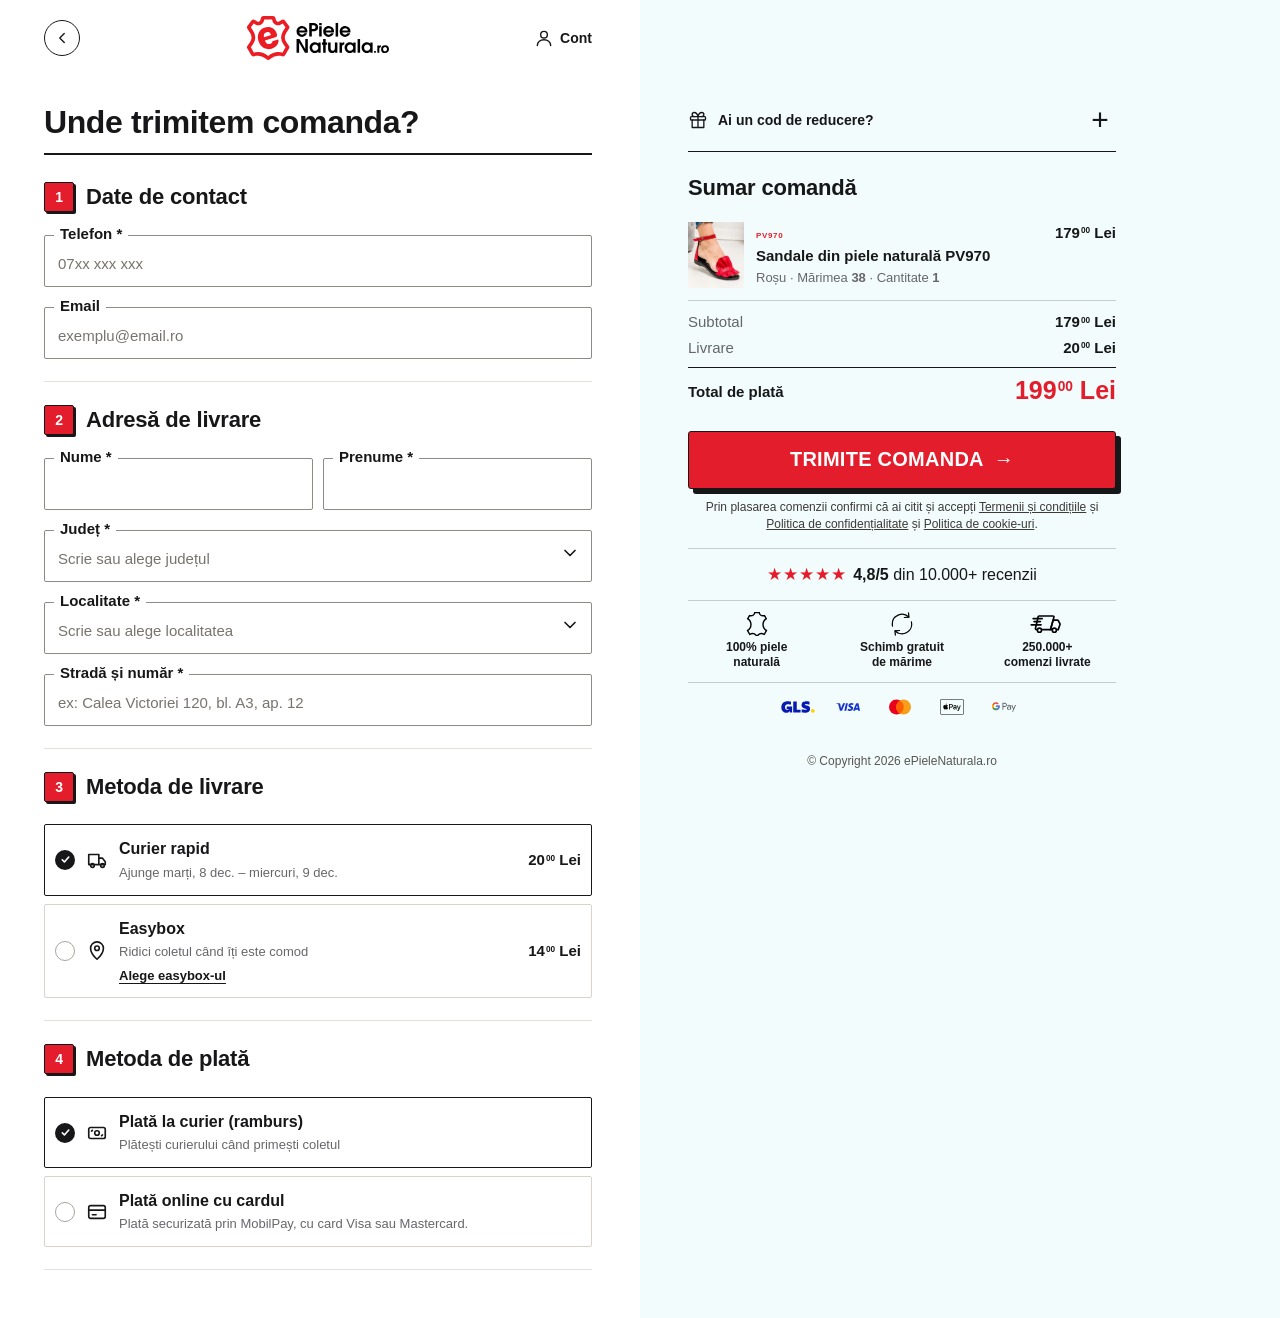
<file: checkout.html>
<!doctype html>
<html lang="ro">
<head>
  <meta charset="UTF-8" />
  <meta name="viewport" content="width=device-width, initial-scale=1, viewport-fit=cover" />
  <meta name="description" content="Checkout securizat ePieleNaturala.ro" />
  <title>Finalizează comanda | ePieleNaturala.ro</title>
  <link rel="stylesheet" href="commerce-flow.css?v=42" />
</head>
<body data-page="checkout">
  <svg class="svg-defs" aria-hidden="true">
    <symbol id="i-lock" viewBox="0 0 24 24"><rect x="5" y="10" width="14" height="11" rx="2"/><path d="M8 10V7a4 4 0 0 1 8 0v3"/></symbol>
    <symbol id="i-check" viewBox="0 0 24 24"><path d="m5 12 4 4L19 6"/></symbol>
    <symbol id="i-exchange" viewBox="0 0 24 24"><path d="M20 8a8 8 0 0 0-14-3L3 8m0-5v5h5M4 16a8 8 0 0 0 14 3l3-3m0 5v-5h-5"/></symbol>
    <symbol id="i-quality" viewBox="0 0 24 24"><path d="m12 2 3 2 3.5.5.5 3.5 2 4-2 3-.5 3.5-3.5.5-3 3-3-3-3.5-.5L5 15l-2-3 2-4 .5-3.5L9 4Z"/><path d="m8 12 2.5 2.5L16 9"/></symbol>
    <symbol id="i-truck" viewBox="0 0 24 24"><path d="M3 6h11v11H3V6Zm11 4h4l3 4v3h-7v-7Z"/><circle cx="7" cy="18" r="2"/><circle cx="18" cy="18" r="2"/></symbol>
    <symbol id="i-shield" viewBox="0 0 24 24"><path d="M12 3 20 6v6c0 5-3.4 8-8 9-4.6-1-8-4-8-9V6l8-3Z"/><path d="m8.5 12 2.2 2.2 4.8-5"/></symbol>
    <symbol id="i-card" viewBox="0 0 24 24"><rect x="3" y="5" width="18" height="14" rx="2"/><path d="M3 10h18M7 15h4"/></symbol>
    <symbol id="i-cash" viewBox="0 0 24 24"><rect x="3" y="6" width="18" height="12" rx="2"/><circle cx="12" cy="12" r="2.5"/><path d="M7 9a3 3 0 0 1-1 1M17 15a3 3 0 0 1 1-1"/></symbol>
    <symbol id="i-pin" viewBox="0 0 24 24"><path d="M12 21s7-6.1 7-12a7 7 0 1 0-14 0c0 5.9 7 12 7 12Z"/><circle cx="12" cy="9" r="2.5"/></symbol>
    <symbol id="i-phone" viewBox="0 0 24 24"><path d="M5 4h4l2 5-2.5 1.5a11 11 0 0 0 5 5L15 13l5 2v4a2 2 0 0 1-2 2A16 16 0 0 1 3 6a2 2 0 0 1 2-2"/></symbol>
    <symbol id="i-user" viewBox="0 0 24 24"><circle cx="12" cy="8" r="4"/><path d="M4 21c0-4 3.6-7 8-7s8 3 8 7"/></symbol>
    <symbol id="i-x" viewBox="0 0 24 24"><path d="M6 6l12 12M18 6 6 18"/></symbol>
    <symbol id="i-search" viewBox="0 0 24 24"><circle cx="11" cy="11" r="7"/><path d="m20 20-3.5-3.5"/></symbol>
    <symbol id="i-down" viewBox="0 0 24 24"><path d="m6 9 6 6 6-6"/></symbol>
    <symbol id="i-chevron" viewBox="0 0 24 24"><path d="m9 18 6-6-6-6"/></symbol>
  </svg>

  <header class="flow-header checkout-header">
    <div class="flow-header-inner">
      <a class="checkout-back-button" href="index.html?cart=open" aria-label="Înapoi la coș"><svg><use href="#i-chevron"/></svg></a>
      <a class="flow-brand" href="index.html"><img src="assets/epiele-logo-colored.svg" alt="ePieleNaturala.ro" /></a>
      <button type="button" class="login-link" data-open-login aria-label="Conectează-te în cont"><svg aria-hidden="true"><use href="#i-user"/></svg><span class="login-long">Conectează-te</span><span class="login-short">Cont</span></button>
    </div>
  </header>

  <main class="flow-main checkout-main">

    <form class="checkout-layout" data-checkout-form novalidate>
      <div class="checkout-form-column">
        <div class="checkout-title-row">
          <h1 class="checkout-title">Unde trimitem comanda?</h1>
        </div>
        <section class="flow-card checkout-section" aria-labelledby="contact-title">
          <h2 class="section-title" id="contact-title"><span class="step-num">1</span>Date de contact</h2>
          <div class="form-grid checkout-single-fields">
            <label class="field"><span>Telefon</span><input type="tel" name="phone" autocomplete="tel" inputmode="tel" placeholder="07xx xxx xxx" required /><small class="field-error">Scrie un număr valid, ex: 0722 123 456.</small></label>
            <label class="field field-optional"><span>Email</span><input type="email" name="email" autocomplete="email" inputmode="email" placeholder="exemplu@email.ro" /><small class="field-error">Adresa de email nu pare corectă.</small></label>
          </div>
        </section>

        <section class="flow-card checkout-section" aria-labelledby="address-title">
          <h2 class="section-title" id="address-title"><span class="step-num">2</span>Adresă de livrare</h2>
          <div class="form-grid checkout-single-fields">
            <div class="field-row-2">
              <label class="field"><span>Nume</span><input type="text" name="lastName" autocomplete="family-name" autocapitalize="words" required /><small class="field-error">Completează numele.</small></label>
              <label class="field"><span>Prenume</span><input type="text" name="firstName" autocomplete="given-name" autocapitalize="words" required /><small class="field-error">Completează prenumele.</small></label>
            </div>
            <label class="field combo-field"><span>Județ</span><input type="text" name="county" autocomplete="address-level1" autocapitalize="words" enterkeyhint="next" placeholder="Scrie sau alege județul" required data-county role="combobox" aria-autocomplete="list" aria-expanded="false" aria-controls="county-list" /><i class="combo-chev" aria-hidden="true"><svg viewBox="0 0 24 24"><path d="m6 9 6 6 6-6"/></svg></i><ul class="combo-list" id="county-list" role="listbox" hidden></ul><small class="field-error">Alege județul.</small></label>
            <!-- LIVE: listele de județe și localități se iau din Avanticart / nomenclatorul GLS (commerce-flow.js, RAW) -->
            <label class="field combo-field"><span>Localitate</span><input type="text" name="city" autocomplete="address-level2" autocapitalize="words" enterkeyhint="next" placeholder="Scrie sau alege localitatea" required data-city role="combobox" aria-autocomplete="list" aria-expanded="false" aria-controls="city-list" /><i class="combo-chev" aria-hidden="true"><svg viewBox="0 0 24 24"><path d="m6 9 6 6 6-6"/></svg></i><ul class="combo-list" id="city-list" role="listbox" hidden></ul><small class="field-error">Completează localitatea.</small></label>
            <label class="field"><span>Stradă și număr</span><input type="text" name="address" autocomplete="street-address" autocapitalize="words" placeholder="ex: Calea Victoriei 120, bl. A3, ap. 12" required /><small class="field-error">Completează strada și numărul.</small></label>
          </div>
        </section>

        <section class="flow-card checkout-section" aria-labelledby="delivery-title">
          <h2 class="section-title" id="delivery-title"><span class="step-num">3</span>Metoda de livrare</h2>
          <div class="option-list">
            <label class="choice-card is-selected"><input type="radio" name="shipping" value="courier" checked /><span class="choice-dot"></span><svg><use href="#i-truck"/></svg><span class="choice-copy"><strong>Curier rapid</strong><small>Ajunge <span data-delivery-range>în 1–2 zile lucrătoare</span></small></span><strong class="choice-price" data-price-courier>20 Lei</strong></label>
            <label class="choice-card"><input type="radio" name="shipping" value="locker" /><span class="choice-dot"></span><svg><use href="#i-pin"/></svg><span class="choice-copy"><strong>Easybox</strong><small data-locker-label>Ridici coletul când îți este comod</small><button type="button" class="locker-pick-link" data-open-locker>Alege easybox-ul</button></span><strong class="choice-price" data-price-locker>14 Lei</strong></label>
            <input type="hidden" name="locker" data-locker-value />
            <p class="locker-error" data-locker-error hidden>Alege easybox-ul din care ridici coletul.</p>
          </div>
        </section>

        <section class="flow-card checkout-section" aria-labelledby="payment-title">
          <h2 class="section-title" id="payment-title"><span class="step-num">4</span>Metoda de plată</h2>
          <div class="option-list">
            <label class="choice-card is-selected" data-pay-cash><input type="radio" name="payment" value="cash" checked /><span class="choice-dot"></span><svg><use href="#i-cash"/></svg><span class="choice-copy"><strong>Plată la curier (ramburs)</strong><small>Plătești curierului când primești coletul</small></span></label>
            <label class="choice-card" data-pay-locker hidden><input type="radio" name="payment" value="locker-card" /><span class="choice-dot"></span><svg><use href="#i-card"/></svg><span class="choice-copy"><strong>Plată cu cardul la easybox</strong><small>Plătești cu cardul la easybox, când ridici coletul</small></span></label>
            <label class="choice-card"><input type="radio" name="payment" value="card" /><span class="choice-dot"></span><svg><use href="#i-card"/></svg><span class="choice-copy"><strong>Plată online cu cardul</strong><small>Plată securizată prin MobilPay, cu card Visa sau Mastercard.</small></span></label>
          </div>
        </section>
      </div>

      <aside class="checkout-sidebar">
        <div class="buy-box">
        <section class="flow-card checkout-summary" aria-labelledby="checkout-summary-title">
          <div class="coupon-box coupon-top"><button type="button" class="coupon-toggle" data-coupon-toggle aria-expanded="false"><svg aria-hidden="true" viewBox="0 0 24 24"><rect x="3" y="8" width="18" height="4" rx="1"/><path d="M12 8v13M19 12v9H5v-9M7.5 8a2.5 2.5 0 0 1 0-5C11 3 12 8 12 8s1-5 4.5-5a2.5 2.5 0 0 1 0 5"/></svg><span>Ai un cod de reducere?</span><b aria-hidden="true">+</b></button><div class="coupon-row" hidden><input type="text" placeholder="Cod reducere" data-coupon-input /><button type="button" data-apply-coupon>Aplică</button></div><p data-coupon-feedback aria-live="polite"></p></div>
          <button type="button" class="summary-toggle" aria-expanded="false" aria-controls="summary-details"><h2 class="section-title" id="checkout-summary-title">Sumar comandă</h2><span class="summary-thumbs" data-summary-thumbs></span><span class="summary-meta"><span data-summary-count>1 produs</span><small data-summary-hint>Vezi detalii</small></span><svg class="summary-chev" viewBox="0 0 24 24" aria-hidden="true"><path d="m6 9 6 6 6-6"/></svg></button>
          <div class="checkout-summary-content">
            <div class="summary-details" id="summary-details" hidden><div class="checkout-items" data-checkout-items></div>
            <article class="checkout-product checkout-upsell-product" data-checkout-upsell hidden><img src="assets/similar-1.jpg" alt="Sandale negre" /><div><span>RECOMANDAT</span><h3>Sandale negre din piele naturală</h3><p>Cantitate 1</p></div><strong>149 Lei</strong></article>
            <div class="summary-lines">
              <p><span>Subtotal</span><strong data-subtotal>179 Lei</strong></p>
              <p class="discount-line" data-discount-row hidden><span>Reducere PIELE10</span><strong data-discount>−18 Lei</strong></p>
              <p><span>Livrare</span><strong data-shipping-cost>20 Lei</strong></p>
            </div>
            </div>
            <div class="summary-total"><span>Total de plată</span><strong data-grand-total>199 Lei</strong></div>
          </div>
        </section>

        <section class="flow-card final-consent">
          <button class="primary-cta place-order" type="submit" data-place-order><span data-place-order-copy>TRIMITE COMANDA</span><b>→</b></button>
          <p class="checkout-legal">Prin plasarea comenzii confirmi că ai citit și accepți <a href="#">Termenii și condițiile</a> și <a href="#">Politica de confidențialitate</a> și <a href="#">Politica de cookie-uri</a>.</p>
          <p class="form-error" data-form-error role="alert" hidden>Verifică informațiile marcate înainte de a continua.</p>
          <div class="checkout-assurance">
            <p class="assurance-rating"><span class="assurance-stars" aria-hidden="true">★★★★★</span><b>4,8/5</b> din 10.000+ recenzii</p>
            <ul class="assurance-benefits"><li><img src="assets/leather-black.svg" alt="" />100% piele<br />naturală</li><li><img src="assets/return.svg" alt="" />Schimb gratuit<br />de mărime</li><li><img src="assets/delivery.svg" alt="" />250.000+<br />comenzi livrate</li></ul>
            <div class="assurance-marks" aria-label="Livrare și plăți acceptate">
              <img src="assets/delivery-gls.svg" alt="GLS" />
              <img src="assets/payment-visa.svg" alt="Visa" />
              <img src="assets/payment-mastercard.svg" alt="Mastercard" />
              <img src="assets/payment-applepay.svg" alt="Apple Pay" />
              <img src="assets/payment-googlepay.svg" alt="Google Pay" />
            </div>
          </div>
        </section>
        </div>
        <p class="checkout-sidebar-footer">© Copyright 2026 ePieleNaturala.ro</p>
      </aside>
    </form>
  </main>

  <footer class="flow-footer compact-footer"><img src="assets/epiele-logo-colored.svg" alt="ePieleNaturala.ro" /><p>Checkout securizat · Date protejate · Suport pentru comandă</p></footer>
  <!-- Popup easybox — în stilul popup-ului de coș.
       LIVE: lista + harta vin din widget-ul oficial Sameday (easybox); aici sunt date demonstrative. -->
  <!-- Autentificare (opțională) — LIVE: se leagă de contul Avanticart -->
  <div class="locker-backdrop" data-login-backdrop hidden></div>
  <aside class="locker-sheet login-sheet" data-login-sheet aria-hidden="true" aria-labelledby="login-title" role="dialog">
    <div class="locker-head"><strong id="login-title">Intră în cont</strong><button type="button" class="locker-close" data-close-login aria-label="Închide"><svg><use href="#i-x"/></svg></button></div>
    <form class="login-form" data-login-form novalidate>
      <p class="login-intro">Completăm automat datele tale de livrare.</p>
      <label class="field"><span>Email</span><input type="email" name="loginEmail" autocomplete="email" inputmode="email" required /><small class="field-error">Scrie adresa de email.</small></label>
      <label class="field"><span>Parolă</span><input type="password" name="loginPassword" autocomplete="current-password" required /><small class="field-error">Scrie parola.</small></label>
      <button type="submit" class="primary-cta login-submit">INTRĂ ÎN CONT</button>
      <a class="login-forgot" href="#">Ai uitat parola?</a>
      <p class="login-guest">Nu ai cont? <button type="button" data-close-login>Continuă fără cont</button></p>
    </form>
  </aside>
  <div class="locker-backdrop" data-locker-backdrop hidden></div>
  <aside class="locker-sheet" data-locker-sheet aria-hidden="true" aria-labelledby="locker-title" role="dialog">
    <div class="locker-head"><strong id="locker-title">Alege easybox-ul</strong><button type="button" class="locker-close" data-close-locker aria-label="Închide"><svg><use href="#i-x"/></svg></button></div>
    <div class="locker-search"><svg aria-hidden="true"><use href="#i-search"/></svg><input type="search" placeholder="Caută după oraș, stradă sau cod poștal" data-locker-search /></div>
    <ul class="locker-list" data-locker-list></ul>
    <p class="locker-empty" data-locker-empty hidden>Nu am găsit niciun easybox. Încearcă altă căutare.</p>
    <div class="locker-foot"><button type="button" class="primary-cta locker-confirm" data-confirm-locker disabled>Alege un easybox</button></div>
  </aside>
  <div class="flow-toast" role="status" aria-live="polite" hidden></div>
  <script src="delivery-estimate.js?v=2"></script>
  <script src="commerce-flow.js?v=44"></script>
</body>
</html>
</file>
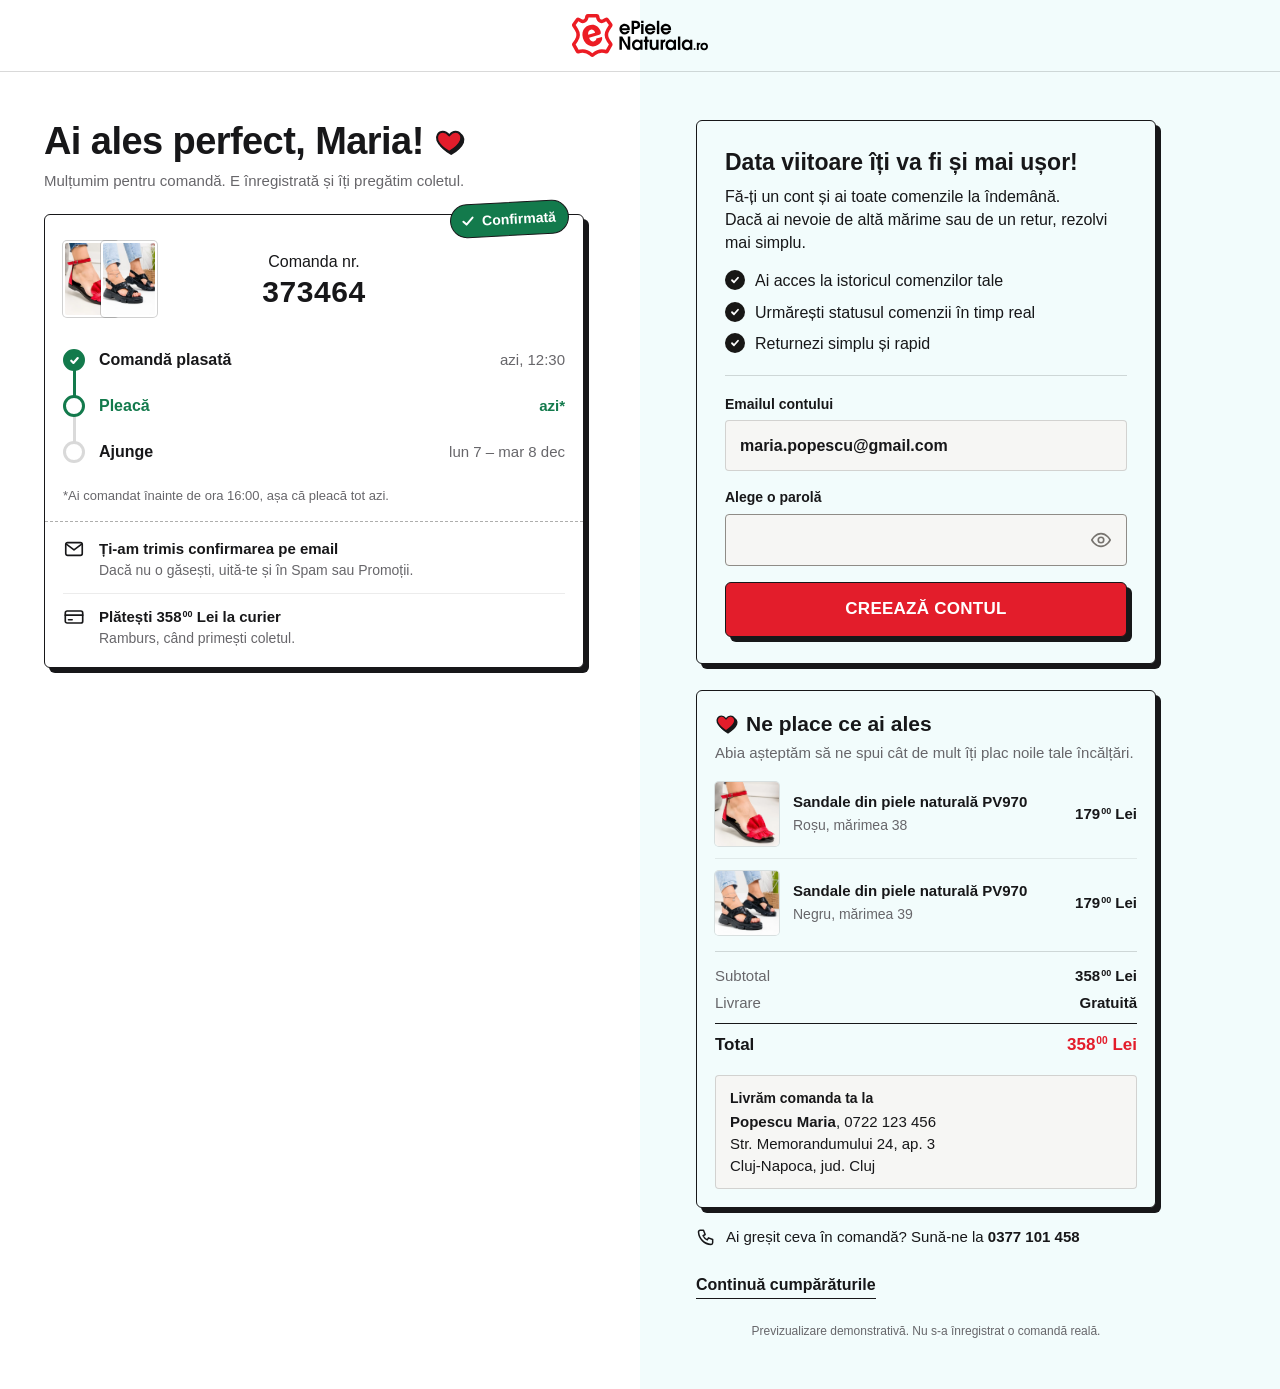
<file: confirmare.html>
<!doctype html>
<html lang="ro">
<head>
  <meta charset="UTF-8" />
  <meta name="viewport" content="width=device-width, initial-scale=1, viewport-fit=cover" />
  <title>Comanda a fost înregistrată | ePieleNaturala.ro</title>
  <link rel="stylesheet" href="commerce-flow.css?v=42" />
  <link rel="stylesheet" href="confirmare.css?v=29" />
</head>
<body class="ty-page">
  <header class="ty-header"><a href="index.html"><img src="assets/epiele-logo-colored.svg" alt="ePieleNaturala.ro" /></a></header>

  <main class="ty-main">
    <div class="ty-cols" data-confirmation hidden>

      <!-- 1. Comanda e înregistrată: „eticheta” coletului -->
      <section class="ty-hero" aria-labelledby="ty-title">
        <h1 id="ty-title"><span data-thanks>Ai ales perfect!</span> <svg class="ty-heart ty-heart-title" viewBox="0 0 24 24" aria-hidden="true"><path d="M12 20.5s-7.5-4.6-9.3-9.2C1.5 8.2 3.5 4.5 7 4.5c2.1 0 3.6 1.2 5 3 1.4-1.8 2.9-3 5-3 3.5 0 5.5 3.7 4.3 6.8-1.8 4.6-9.3 9.2-9.3 9.2Z"/></svg></h1>
        <p class="ty-lead">Mulțumim pentru comandă. E înregistrată și îți pregătim coletul.</p>

        <article class="ty-parcel" aria-label="Coletul tău">
          <div class="ty-parcel-head">
            <span class="ty-parcel-thumbs" data-parcel-photos></span>
            <div class="ty-parcel-id"><span>Comanda nr.</span><strong data-order-number></strong></div>
            <span class="ty-stamp"><svg viewBox="0 0 24 24" aria-hidden="true"><path d="m5 12.5 4.5 4.5L19 7"/></svg>Confirmată</span>
          </div>

          <ol class="ty-route" aria-label="Drumul coletului">
            <li class="is-done"><i aria-hidden="true"></i><strong>Comandă plasată</strong><small data-placed-at></small></li>
            <li class="is-next" data-step-dispatch><i aria-hidden="true"></i><strong data-dispatch-title>Pleacă</strong><small data-dispatch-text></small></li>
            <li><i aria-hidden="true"></i><strong data-arrive-title>Ajunge la tine</strong><small data-arrive-text></small></li>
          </ol>
          <p class="ty-route-note" data-route-note></p>

          <ul class="ty-parcel-facts">
            <li><svg viewBox="0 0 24 24" aria-hidden="true"><rect x="3" y="5" width="18" height="14" rx="2"/><path d="m4 7 8 6 8-6"/></svg><span data-email-line></span></li>
            <li><svg viewBox="0 0 24 24" aria-hidden="true"><rect x="2.5" y="5.5" width="19" height="13" rx="2"/><path d="M2.5 10h19M6 15h4"/></svg><span data-pay-line></span></li>
          </ul>
        </article>
      </section>

      <aside class="ty-side">
      <!-- 2. Cont dintr-un pas (doar pentru comenzi fără cont) -->
      <section class="ty-account" data-guest-account hidden aria-labelledby="ty-account-title">
        <div data-account-form-wrap>
          <h2 id="ty-account-title">Data viitoare îți va fi și mai ușor!</h2>
          <p class="ty-account-lead" data-account-lead>Fă-ți un cont și ai toate comenzile la îndemână.<br />Dacă ai nevoie de altă mărime sau de un retur, rezolvi mai simplu.</p>
          <ul class="ty-benefits">
            <li>Ai acces la istoricul comenzilor tale</li>
            <li>Urmărești statusul comenzii în timp real</li>
            <li>Returnezi simplu și rapid</li>
          </ul>
          <form class="ty-account-form" novalidate>
            <div class="ty-email-known" data-email-known hidden><span>Emailul contului</span><b data-email></b></div>
            <label class="ty-field" data-email-field><span>Email</span><input type="email" name="accountEmail" autocomplete="email" inputmode="email" required /><small class="ty-error">Scrie o adresă de email validă.</small></label>
            <label class="ty-field ty-pass"><span>Alege o parolă</span><input type="password" name="accountPassword" autocomplete="new-password" minlength="6" required /><button type="button" class="ty-eye" data-toggle-pass aria-label="Arată parola"><svg viewBox="0 0 24 24" aria-hidden="true"><path d="M2 12s3.6-7 10-7 10 7 10 7-3.6 7-10 7S2 12 2 12Z"/><circle cx="12" cy="12" r="3"/></svg></button><small class="ty-error">Parola trebuie să aibă minimum 6 caractere.</small></label>
            <button class="primary-cta ty-cta" type="submit"><span>CREEAZĂ CONTUL</span></button>
          </form>
        </div>
        <div class="ty-account-done" data-account-done hidden role="status">
          <svg viewBox="0 0 24 24" aria-hidden="true"><circle cx="12" cy="12" r="10"/><path d="m7.5 12.5 3 3 6-6.5"/></svg>
          <div><strong>Gata, contul tău e creat!</strong><small>De acum înainte totul e mai ușor.<br />Comanda de azi o găsești deja în istoricul comenzilor.</small></div>
          <!-- LIVE: href = pagina de cont din Avanticart -->
          <a class="primary-cta ty-cta ty-account-go" href="#"><span>INTRĂ ÎN CONT</span><b aria-hidden="true">→</b></a>
        </div>
      </section>

      <!-- 3. Sumar scurt -->
      <section class="ty-order" aria-labelledby="ty-order-title">
        <h2 id="ty-order-title"><svg class="ty-heart" viewBox="0 0 24 24" aria-hidden="true"><path d="M12 20.5s-7.5-4.6-9.3-9.2C1.5 8.2 3.5 4.5 7 4.5c2.1 0 3.6 1.2 5 3 1.4-1.8 2.9-3 5-3 3.5 0 5.5 3.7 4.3 6.8-1.8 4.6-9.3 9.2-9.3 9.2Z"/></svg>Ne place ce ai ales</h2>
        <p class="ty-order-lead" data-order-lead>Abia așteptăm să ne spui cât de mult îți plac noile tale încălțări.</p>
        <div data-order-items></div>
        <dl class="ty-sum-lines">
          <div><dt>Subtotal</dt><dd data-order-subtotal></dd></div>
          <div data-order-discount-row hidden><dt>Reducere</dt><dd data-order-discount></dd></div>
          <div><dt>Livrare</dt><dd data-order-shipping></dd></div>
          <div class="ty-sum-total"><dt>Total</dt><dd data-order-total></dd></div>
        </dl>
        <div class="ty-sum-address"><span data-address-title>Livrăm comanda ta la</span><p data-address></p></div>
      </section>

      <a class="ty-help" href="tel:0377101458"><svg viewBox="0 0 24 24" aria-hidden="true"><path d="M5 4h4l2 5-2.5 1.5a11 11 0 0 0 5 5L15 13l5 2v4a2 2 0 0 1-2 2A16 16 0 0 1 3 6a2 2 0 0 1 2-2"/></svg><span>Ai greșit ceva în comandă? Sună-ne la <b>0377 101 458</b></span></a>
      <a class="ty-back" href="index.html">Continuă cumpărăturile</a>
      <p class="ty-demo">Previzualizare demonstrativă. Nu s-a înregistrat o comandă reală.</p>
      </aside>
    </div>

    <div class="ty-empty" data-no-order hidden><h1>Nu există o comandă de afișat.</h1><p><a href="index.html">Mergi la pagina produsului</a></p></div>
  </main>

  <script src="delivery-estimate.js?v=3"></script>
  <script src="confirmare.js?v=27"></script>
</body>
</html>
</file>
<file: styles-modern.css>
:root {
  --red: #e31d2b;
  --red-dark: #bc101d;
  --ink: #171719;
  --muted: #66656a;
  --line: #e4e2df;
  --soft: #f6f4f1;
  --cream: #fbf8f3;
  --green: #137a4c;
  --warning: #9a5c10;
  --shadow: 0 18px 60px rgba(30, 25, 20, .12);
  --max: 1240px;
}

* { box-sizing: border-box; }
html { overflow-x: hidden; scroll-behavior: smooth; }
body { margin: 0; overflow-x: hidden; color: var(--ink); background: #fff; font-family: Inter, Aptos, "Segoe UI", Arial, sans-serif; font-size: 15.9px; line-height: 1.45; }
button, input, select { font: inherit; }
button, a { -webkit-tap-highlight-color: transparent; }
button { color: inherit; }
a { color: inherit; text-decoration: none; }
img { display: block; max-width: 100%; }
svg { width: 24px; height: 24px; fill: none; stroke: currentColor; stroke-width: 1.8; stroke-linecap: round; stroke-linejoin: round; }
.svg-defs { position: absolute; width: 0; height: 0; overflow: hidden; }
.skip-link { position: fixed; z-index: 9999; top: 8px; left: 8px; padding: 10px 14px; background: #fff; transform: translateY(-150%); }
.skip-link:focus { transform: translateY(0); }

.promo-ribbon { min-height: 31px; padding: 5px 14px; display: flex; align-items: center; justify-content: center; gap: 8px; color: #fff; background: var(--red); font-size: 11.9px; font-weight: 700; }
.promo-ribbon svg { width: 15px; height: 15px; }
.promo-ribbon a { border-bottom: 1px solid rgba(255,255,255,.75); }
.site-header { position: sticky; z-index: 50; top: 0; background: rgba(255,255,255,.97); border-bottom: 1px solid var(--line); backdrop-filter: blur(12px); }
.header-inner { max-width: var(--max); height: 64px; margin: auto; padding: 0 20px; display: flex; align-items: center; gap: 18px; }
.icon-button { min-width: 42px; min-height: 42px; padding: 8px; display: grid; place-items: center; border: 0; background: transparent; cursor: pointer; }
.menu-button { display: none; }
.brand { display: inline-flex; align-items: center; gap: 8px; flex-shrink: 0; }
.brand-mark { width: 39px; height: 39px; display: grid; place-items: center; color: var(--red); border: 3px solid currentColor; border-radius: 13px 9px 13px 9px; font-family: Inter, Aptos, "Segoe UI", sans-serif; font-size: 26.9px; font-weight: 800; line-height: 1; transform: rotate(-5deg); }
.brand-copy { display: flex; flex-direction: column; font-family: Inter, Aptos, "Segoe UI", sans-serif; font-size: 13.9px; line-height: .95; letter-spacing: -.7px; }
.brand-copy b { font-size: 16.9px; }
.brand-copy strong { font-size: 12.9px; }
.brand-logo { width: 132px; height: auto; display: block; }
.desktop-nav { margin-left: 38px; display: flex; gap: 28px; font-size: 13.9px; font-weight: 600; }
.desktop-nav a:hover { color: var(--red); }
.header-actions { margin-left: auto; display: flex; align-items: center; }
.cart-button { position: relative; }
.cart-count { position: absolute; top: 3px; right: 0; width: 18px; height: 18px; display: grid; place-items: center; color: #fff; background: var(--red); border: 2px solid #fff; border-radius: 50%; font-size: 8.9px; font-weight: 800; }

.breadcrumbs { max-width: var(--max); margin: 18px auto; padding: 0 20px; display: flex; gap: 9px; color: var(--muted); font-size: 12.9px; }
.product-layout { max-width: var(--max); margin: 0 auto 72px; padding: 0 20px; display: grid; grid-template-columns: minmax(0, 1.08fr) minmax(400px, .92fr); gap: clamp(48px, 6vw, 88px); align-items: start; }
.gallery { position: sticky; top: 88px; }
.gallery-stage { position: relative; overflow: hidden; background: var(--soft); aspect-ratio: 4/5; }
.gallery-track { width: 100%; height: 100%; position: relative; }
.gallery-slide { position: absolute; inset: 0; margin: 0; opacity: 0; transform: translateX(3%); transition: opacity .25s ease, transform .3s ease; pointer-events: none; }
.gallery-slide.is-active { opacity: 1; transform: translateX(0); pointer-events: auto; }
.gallery-slide img { width: 100%; height: 100%; object-fit: cover; }
.gallery-detail img { transform: scale(1.7); transform-origin: 33% 25%; }
.gallery-sole img { transform: scale(1.85); transform-origin: 76% 80%; }
.gallery-video:after { content: ""; position: absolute; inset: 0; background: linear-gradient(transparent 60%, rgba(0,0,0,.32)); }
.gallery-video .play-button { z-index: 2; }
.gallery-video small { position: absolute; z-index: 2; left: 50%; bottom: 36px; width: 100%; color: #fff; text-align: center; transform: translateX(-50%); }
.favorite-button { position: absolute; z-index: 5; top: 15px; right: 15px; width: 44px; height: 44px; display: grid; place-items: center; border: 0; background: rgba(255,255,255,.92); border-radius: 50%; box-shadow: 0 6px 22px rgba(0,0,0,.12); cursor: pointer; }
.favorite-button[aria-pressed="true"] { color: var(--red); }
.favorite-button[aria-pressed="true"] svg { fill: currentColor; }
.gallery-badge { position: absolute; z-index: 4; top: 0; left: 0; padding: 7px 12px; color: #fff; background: var(--ink); font-size: 11px; font-weight: 800; letter-spacing: .1em; }
.gallery-arrow { position: absolute; z-index: 4; top: 50%; width: 44px; height: 44px; display: grid; place-items: center; border: 1px solid rgba(0,0,0,.08); background: rgba(255,255,255,.92); border-radius: 50%; box-shadow: 0 8px 22px rgba(0,0,0,.1); cursor: pointer; transform: translateY(-50%); }
.gallery-prev { left: 14px; }
.gallery-prev svg { transform: rotate(180deg); }
.gallery-next { right: 14px; }
.gallery-counter { position: absolute; z-index: 4; bottom: 15px; right: 15px; padding: 5px 10px; background: rgba(255,255,255,.9); border-radius: 30px; font-size: 11.9px; font-weight: 700; }
.gallery-thumbs { margin-top: 12px; display: grid; grid-template-columns: repeat(4, 76px); gap: 10px; }
.gallery-thumb { width: 76px; height: 92px; padding: 0; position: relative; overflow: hidden; border: 1px solid var(--line); background: #fff; cursor: pointer; }
.gallery-thumb.is-active { border: 2px solid var(--ink); }
.gallery-thumb img { width: 100%; height: 100%; object-fit: cover; }
.gallery-thumb:nth-child(2) img { transform: scale(1.55); transform-origin: 33% 22%; }
.gallery-thumb-sole img { transform: scale(1.8); transform-origin: 76% 80%; }
.gallery-thumb.has-video svg { position: absolute; inset: 50% auto auto 50%; width: 28px; height: 28px; padding: 5px; color: #fff; background: rgba(0,0,0,.7); border-radius: 50%; transform: translate(-50%,-50%); fill: currentColor; }

.purchase-column { min-width: 0; }
.eyebrow { margin-bottom: 8px; display: flex; align-items: center; gap: 6px; color: var(--red); font-size: 11.9px; font-weight: 800; letter-spacing: .08em; text-transform: uppercase; }
.collection-badge { padding: 4px 8px; color: #fff; background: var(--ink); border-radius: 999px; line-height: 1; white-space: nowrap; }
.eyebrow-separator { color: #777; font-size: 1.2em; line-height: 1; }
.product-code-label { color: var(--ink); white-space: nowrap; }
.product-code-value { color: var(--red); white-space: nowrap; }
h1, h2, h3 { font-family: Inter, Aptos, "Segoe UI", sans-serif; }
h1 { margin: 0; max-width: 620px; font-size: clamp(23.9px, 2.5vw, 33.8px); line-height: 1.18; letter-spacing: -.035em; }
.rating-link { margin: 13px 0 0; padding: 0; display: flex; align-items: center; gap: 9px; border: 0; background: transparent; cursor: pointer; font-size: 12.9px; }
.rating-link b { color: var(--red); border-bottom: 1px solid currentColor; }
.rating-link span:last-child,
.rating-summary small { white-space: nowrap; }
.stars { color: #e3a70b; letter-spacing: 1px; }
.stars.empty { color: #c7c4bf; }
.price-block { margin-top: 24px; padding: 20px 0; border-top: 1px solid var(--line); border-bottom: 1px solid var(--line); }
.price-line { display: flex; align-items: center; gap: 14px; }
.price-line strong { color: var(--red); font-family: Inter, Aptos, "Segoe UI", sans-serif; font-size: 33.8px; line-height: 1; }
.price-line strong small { font-size: 15px; }
.price-line del { color: var(--ink); font-size: 15.9px; }
.price-block p { margin: 8px 0 0; color: var(--muted); font-size: 12.9px; }
.price-block p b { color: var(--green); }
.material-proof { margin: 16px 0; padding: 10px 12px; display: flex; align-items: center; gap: 12px; background: var(--cream); border: 1px solid #eee7dc; }
.leather-shape { width: 44px; height: 44px; display: grid; place-items: center; border: 2px dashed #b59d7e; border-radius: 48% 36% 46% 41%; font-size: 9.9px; font-weight: 800; transform: rotate(-4deg); }
.material-proof p, .quick-benefits p, .purchase-trust p { margin: 0; }
.material-proof p { display: flex; flex-direction: column; }
.material-proof small, .quick-benefits small { color: var(--muted); }
.quick-benefits { margin: 18px 0; display: grid; gap: 11px; }
.quick-benefits > div { display: flex; align-items: center; gap: 11px; }
.benefit-icon { width: 25px; height: 25px; display: grid; place-items: center; flex: 0 0 auto; color: var(--green); background: #e7f4ec; border-radius: 50%; }
.benefit-icon svg { width: 16px; height: 16px; stroke-width: 2.5; }
.quick-benefits p { display: flex; flex-direction: column; font-size: 13.9px; }
.review-slot { margin: 20px 0 22px; padding: 14px 16px; background: #fafafa; border-left: 3px solid var(--ink); }
.review-slot-top { display: flex; align-items: center; justify-content: space-between; gap: 12px; }
.review-slot-top span { font-size: 9.9px; font-weight: 800; letter-spacing: .1em; }
.review-slot-top small { padding: 2px 6px; color: var(--warning); background: #fff2d8; font-size: 9.9px; font-weight: 700; }
.review-slot p { margin: 8px 0; color: #56555a; font-size: 12.9px; }
.review-slot button { padding: 0; color: var(--red); border: 0; border-bottom: 1px solid currentColor; background: transparent; font-size: 11.9px; font-weight: 700; cursor: pointer; }
.buy-area { scroll-margin-top: 84px; }
.size-heading { display: flex; align-items: center; justify-content: space-between; }
.size-heading h2, .colors-block h2 { margin: 0; font-size: 16.9px; letter-spacing: -.02em; }
.text-button { padding: 7px 0; display: flex; align-items: center; gap: 6px; border: 0; border-bottom: 1px solid currentColor; background: transparent; font-size: 12.9px; font-weight: 700; cursor: pointer; }
.text-button svg { width: 18px; height: 18px; }
.fit-guidance { margin-top: 13px; padding: 12px; position: relative; display: flex; align-items: flex-start; gap: 10px; color: #5f574d; background: #f5f1eb; border: 1px solid #e8dfd2; }
.fit-guidance > svg { width: 20px; height: 20px; flex: 0 0 auto; }
.fit-guidance div { padding-right: 72px; display: flex; flex-direction: column; font-size: 12.9px; }
.fit-guidance div span { margin-top: 2px; font-size: 11.9px; }
.fit-guidance em { position: absolute; top: 9px; right: 9px; padding: 3px 5px; color: #7f5e26; background: #ffedc5; font-size: 8px; font-style: normal; font-weight: 800; letter-spacing: .06em; }
.fit-guidance[data-fit="standard"] { color: #1e6645; background: #eef8f2; border-color: #cee8d8; }
.fit-guidance[data-fit="small"],
.fit-guidance[data-fit="large"] { color: #1c1c1d; background: #f2f3f4; border-color: #d8dade; border-left: 3px solid #1c1c1d; }
.width-fit { margin: 10px 0 12px; display: grid; grid-template-columns: auto 1fr; gap: 0 5px; font-size: 11.9px; }
.width-fit span { color: var(--muted); }
.width-fit b { text-transform: uppercase; }
.width-fit small { grid-column: 1/-1; color: #8a888b; }
.size-grid { display: grid; grid-template-columns: repeat(7, 1fr); gap: 8px; }
.size-grid button { min-width: 0; height: 50px; position: relative; border: 1px solid #bbb8b5; background: #fff; font-family: Inter, Aptos, "Segoe UI", sans-serif; font-size: 16.9px; font-weight: 800; cursor: pointer; }
.size-grid button:hover:not(:disabled), .size-grid button:focus-visible { border: 2px solid var(--ink); outline: 2px solid rgba(227,29,43,.18); outline-offset: 2px; }
.size-grid button[aria-checked="true"] { color: #fff; background: var(--ink); border-color: var(--ink); }
.size-grid button:disabled { color: #aaa7a3; background: repeating-linear-gradient(135deg,#f6f5f3 0,#f6f5f3 7px,#e8e5e1 7px,#e8e5e1 8px); border-color: #ddd9d5; cursor: not-allowed; text-decoration: line-through; }
.size-grid button[data-stock-alert] { display: flex; align-items: center; justify-content: center; gap: 7px; color: #777; background: repeating-linear-gradient(135deg,#f8f7f5 0,#f8f7f5 7px,#ece9e5 7px,#ece9e5 8px); border-color: #d8d4cf; cursor: pointer; }
.size-grid button[data-stock-alert] b { font: inherit; text-decoration: line-through; }
.size-grid button[data-stock-alert] svg { width: 17px; height: 17px; color: #333; }
.size-grid button[data-stock-alert]:hover, .size-grid button[data-stock-alert]:focus-visible { color: var(--ink); background: #fff; border-color: var(--ink); }
.size-grid button span { position: absolute; z-index: 4; left: 50%; top: calc(100% + 6px); width: 82px; padding: 3px; display: none; color: #fff; background: var(--ink); font-family: Inter, Aptos, "Segoe UI", sans-serif; font-size: 8.9px; font-weight: 600; text-decoration: none; transform: translateX(-50%); }
.size-grid button:disabled:hover span { display: block; }
.size-error { display: none; margin: 8px 0 0; color: var(--red-dark); font-size: 11.9px; font-weight: 700; }
.buy-area.is-missing .size-grid { padding: 5px; border: 2px solid var(--red); }
.buy-area.is-missing .size-error { display: block; }
.add-to-cart { width: 100%; min-height: 56px; position: relative; display: flex; align-items: center; justify-content: center; gap: 10px; color: #fff; background: var(--red); border: 0; font-family: Inter, Aptos, "Segoe UI", sans-serif; font-weight: 800; letter-spacing: .035em; cursor: pointer; transition: background .18s, transform .18s; }
.buy-area > .add-to-cart { margin-top: 24px; }
.add-to-cart:hover { background: var(--red-dark); }
.add-to-cart:active { transform: scale(.99); }
.add-to-cart svg { width: 22px; height: 22px; }
.spinner { width: 20px; height: 20px; display: none; border: 2px solid rgba(255,255,255,.4); border-top-color: #fff; border-radius: 50%; animation: spin .65s linear infinite; }
.add-to-cart.is-loading .spinner { display: block; }
.add-to-cart.is-loading svg { display: none; }
.add-to-cart.is-success { background: var(--green); }

/* Purchase CTA attention treatment */
.buy-area > .add-to-cart,
.sticky-cta {
  position: relative;
  overflow: hidden;
  background: #ff4309;
  animation: cart-attention 3.8s ease-in-out infinite;
}
.buy-area > .add-to-cart:hover,
.sticky-cta:hover { background: #e93a00; }
.buy-area > .add-to-cart::before,
.sticky-cta::before {
  content: "";
  position: absolute;
  z-index: 0;
  top: -45%;
  bottom: -45%;
  left: -42%;
  width: 22%;
  pointer-events: none;
  background: linear-gradient(90deg, transparent, rgba(255,255,255,.5), transparent);
  transform: skewX(-18deg);
  animation: cart-shine 3.8s ease-in-out infinite;
}
.buy-area > .add-to-cart > *,
.sticky-cta > * { position: relative; z-index: 1; }

@keyframes cart-shine {
  0%, 58% { left: -42%; opacity: 0; }
  62% { opacity: 1; }
  76% { left: 125%; opacity: 1; }
  78%, 100% { left: 125%; opacity: 0; }
}

@keyframes cart-attention {
  0%, 79%, 100% { transform: translateX(0); }
  81% { transform: translateX(-2px) rotate(-.35deg); }
  83% { transform: translateX(2px) rotate(.35deg); }
  85% { transform: translateX(-1px); }
  87% { transform: translateX(1px); }
  89% { transform: translateX(0); }
}

.buy-area > .add-to-cart:active { animation: none; transform: scale(.99); }
.buy-area > .add-to-cart.is-loading,
.buy-area > .add-to-cart.is-success { animation: none; }
.buy-area > .add-to-cart.is-loading::before,
.buy-area > .add-to-cart.is-success::before { display: none; }
.buy-area > .add-to-cart.is-success { background: var(--green); }

@media (prefers-reduced-motion: reduce) {
  .buy-area > .add-to-cart,
  .sticky-cta { animation: none !important; }
  .buy-area > .add-to-cart::before,
  .sticky-cta::before { display: none; }
}
@keyframes spin { to { transform: rotate(360deg); } }
.purchase-trust { margin-top: 12px; display: grid; grid-template-columns: 1fr 1fr; border: 1px solid var(--line); }
.purchase-trust > div { min-height: 72px; padding: 12px; display: flex; align-items: flex-start; gap: 8px; border-right: 1px solid var(--line); border-bottom: 1px solid var(--line); }
.purchase-trust > div:nth-child(odd) { border-left: 0; }
.purchase-trust > div:nth-last-child(-n+2) { border-bottom: 0; }
.purchase-trust .delivery-card { grid-column: 1/-1; border-right: 0; background: var(--cream); }
.purchase-trust .delivery-card + div { border-bottom: 0; }
.purchase-trust svg { width: 20px; height: 20px; flex: 0 0 auto; color: var(--red); }
.purchase-trust p { display: flex; flex-direction: column; font-size: 11.9px; }
.purchase-trust p span, .purchase-trust small { color: var(--muted); }
.colors-block { margin-top: 26px; padding-top: 22px; border-top: 1px solid var(--line); }
.section-label { display: flex; align-items: center; justify-content: space-between; }
.section-label > span { color: var(--muted); font-size: 11.9px; }
.section-label > span b { color: var(--ink); }
.color-options { margin-top: 12px; display: grid; grid-template-columns: repeat(5, 1fr); gap: 8px; }
.color-option { min-width: 0; padding: 4px 4px 7px; border: 1px solid var(--line); background: #fff; cursor: pointer; }
.color-option img { width: 100%; aspect-ratio: 4/5; object-fit: cover; }
.color-option span { display: block; margin-top: 4px; overflow: hidden; font-size: 9.9px; text-overflow: ellipsis; white-space: nowrap; }
.color-option.is-active { border: 2px solid var(--ink); }

.content-section { max-width: var(--max); margin: 0 auto; padding: 84px 20px; }
.section-intro { max-width: 610px; }
.section-intro > span { color: var(--red); font-size: 11px; font-weight: 800; letter-spacing: .13em; }
.section-intro h2 { margin: 8px 0 10px; font-size: clamp(26.9px, 3.5vw, 45.7px); line-height: 1.08; letter-spacing: -.04em; }
.section-intro p { margin: 0; color: var(--muted); }
.reality-video { display: grid; grid-template-columns: .75fr 1.25fr; gap: 60px; align-items: center; background: var(--soft); max-width: none; padding-left: max(20px, calc((100vw - var(--max))/2 + 20px)); padding-right: max(20px, calc((100vw - var(--max))/2 + 20px)); }
.video-frame { position: relative; overflow: hidden; aspect-ratio: 16/9; background: #ddd; }
.video-frame > img { width: 100%; height: 100%; object-fit: cover; object-position: 50% 64%; }
.video-frame:after { content: ""; position: absolute; inset: 0; background: rgba(0,0,0,.12); }
.play-button { position: absolute; z-index: 3; top: 50%; left: 50%; padding: 10px 16px 10px 10px; display: flex; align-items: center; gap: 9px; color: var(--ink); background: rgba(255,255,255,.94); border: 0; border-radius: 30px; font-weight: 800; transform: translate(-50%,-50%); cursor: pointer; }
.play-button svg { width: 34px; height: 34px; padding: 8px; color: #fff; background: var(--red); border-radius: 50%; fill: currentColor; stroke: none; }
.prototype-label { position: absolute; z-index: 3; right: 10px; bottom: 10px; padding: 4px 7px; color: #fff; background: rgba(0,0,0,.68); font-size: 8.9px; font-weight: 800; letter-spacing: .05em; }
.love-section { display: grid; grid-template-columns: .7fr 1.3fr; gap: 80px; align-items: start; }
.love-grid { display: grid; gap: 0; border-top: 1px solid var(--line); }
.love-grid article { padding: 28px 0; display: grid; grid-template-columns: 48px 1fr; border-bottom: 1px solid var(--line); }
.love-grid article > span { color: var(--red); font-family: Inter, Aptos, "Segoe UI", sans-serif; font-size: 11.9px; font-weight: 800; }
.love-grid h3 { margin: 0 0 7px; font-size: 17.9px; }
.love-grid p { grid-column: 2; margin: 0; color: var(--muted); }
.info-section { padding-top: 24px; }
.accordion { border-top: 1px solid var(--line); }
.accordion:last-child { border-bottom: 1px solid var(--line); }
.accordion-trigger { width: 100%; padding: 22px 0; display: flex; align-items: center; justify-content: space-between; text-align: left; border: 0; background: transparent; cursor: pointer; }
.accordion-trigger span { display: flex; flex-direction: column; font-family: Inter, Aptos, "Segoe UI", sans-serif; font-size: 17.9px; font-weight: 800; text-decoration: none; }
.accordion-trigger small { margin-bottom: 2px; color: var(--red); font-family: Inter, Aptos, "Segoe UI", sans-serif; font-size: 8.9px; letter-spacing: .12em; }
.accordion-trigger svg { transition: transform .2s; }
.accordion.is-open .accordion-trigger svg { transform: rotate(90deg); }
.accordion-panel { padding: 0 0 28px; }
.spec-list { margin: 0; display: grid; grid-template-columns: 1fr 1fr; gap: 0 40px; }
.spec-list div { padding: 13px 0; display: flex; justify-content: space-between; gap: 18px; border-bottom: 1px solid #efeeec; }
.spec-list dt { color: var(--muted); }
.spec-list dd { margin: 0; text-align: right; font-weight: 700; }
.accordion-lead { margin-bottom: 22px; padding: 18px; display: flex; gap: 12px; color: #195e42; background: #eef8f2; }
.accordion-lead strong { font-family: Inter, Aptos, "Segoe UI", sans-serif; }
.accordion-lead p { margin: 3px 0 0; }
.steps { padding: 0; display: grid; grid-template-columns: repeat(3,1fr); gap: 18px; list-style: none; }
.steps li { padding: 18px; display: flex; gap: 12px; background: var(--soft); }
.steps b { width: 28px; height: 28px; display: grid; place-items: center; flex: 0 0 auto; color: #fff; background: var(--ink); border-radius: 50%; }
.steps span { display: flex; flex-direction: column; }
.data-note { color: #7d6a50; font-size: 11.9px; }
.return-callout { max-width: 780px; padding: 20px; background: var(--cream); border-left: 3px solid var(--red); }
.return-callout strong { font: 800 20px Inter, Aptos, "Segoe UI", sans-serif; }
.return-callout p { margin-bottom: 0; color: var(--muted); }
.inline-link { display: inline-block; margin-top: 18px; color: var(--red); border-bottom: 1px solid currentColor; font-weight: 700; }
.secondary-button { min-height: 44px; padding: 10px 18px; display: inline-flex; align-items: center; justify-content: center; gap: 8px; border: 1px solid var(--ink); background: #fff; font-weight: 800; cursor: pointer; }
.load-reviews { width: max-content; min-height: 0; margin: 22px auto 0; padding: 3px 0; display: block; color: var(--ink); background: transparent; border: 0; border-bottom: 1px solid currentColor; font: inherit; font-size: 13.9px; font-weight: 700; line-height: 1.35; text-align: center; cursor: pointer; }
.load-reviews:hover, .load-reviews:focus-visible { color: var(--red); outline: 0; }

.reviews-section { background: var(--soft); max-width: none; padding-left: max(20px, calc((100vw - var(--max))/2 + 20px)); padding-right: max(20px, calc((100vw - var(--max))/2 + 20px)); }
.reviews-heading { display: flex; align-items: end; justify-content: space-between; gap: 40px; }
.rating-empty { min-width: 270px; padding: 16px; display: flex; flex-direction: column; background: #fff; border: 1px solid var(--line); }
.rating-empty .stars { font-size: 22.9px; }
.rating-empty small { color: var(--muted); }
.proposed-metrics { margin: 40px 0; padding: 20px; display: grid; grid-template-columns: 1fr 1fr; gap: 40px; align-items: center; color: #fff; background: var(--ink); }
.proposed-metrics > div:first-child { display: flex; flex-direction: column; }
.proposed-metrics span { color: #ee9097; font-size: 8.9px; font-weight: 800; letter-spacing: .1em; }
.proposed-metrics strong { margin: 4px 0; font: 800 18px Inter, Aptos, "Segoe UI", sans-serif; }
.proposed-metrics p { margin: 0; color: #b9b7b8; font-size: 12.9px; }
.metric-skeleton { display: grid; gap: 10px; }
.metric-skeleton i { width: var(--w); height: 8px; display: block; background: linear-gradient(90deg,var(--red) 0 70%,#454548 70%); }
.review-list { display: grid; grid-template-columns: 1.25fr .75fr; gap: 28px; }
.review-example, .review-cta { padding: 24px; background: #fff; border: 1px solid var(--line); }
.example-flag { display: inline-block; margin-bottom: 14px; padding: 4px 7px; color: #7f5e26; background: #ffedc5; font-size: 8.9px; font-weight: 800; letter-spacing: .07em; }
.review-example > p { max-width: 680px; }
.review-meta { display: flex; align-items: center; gap: 12px; font-size: 11.9px; }
.review-meta span { display: flex; align-items: center; gap: 3px; color: var(--green); font-weight: 700; text-transform: uppercase; }
.review-meta span svg { width: 14px; height: 14px; }
.review-meta time { color: var(--muted); }
.review-example dl { margin: 20px 0 0; padding-top: 15px; display: flex; gap: 22px; border-top: 1px solid var(--line); }
.review-example dl div { display: flex; flex-direction: column; }
.review-example dt { color: var(--muted); font-size: 9.9px; }
.review-example dd { margin: 2px 0 0; font-weight: 800; }
.review-cta h3 { margin-top: 0; }
.review-cta p { color: var(--muted); }
.product-cards { margin-top: 36px; display: grid; grid-template-columns: repeat(3,1fr); gap: 18px; }
.product-cards article { min-width: 0; }
.product-cards img { width: 100%; aspect-ratio: 4/5; object-fit: cover; background: var(--soft); }
.product-cards a span { margin-top: 12px; display: block; font-weight: 700; }
.card-price { margin-top: 8px; font-size: 15.9px; }
.seo-section { padding-top: 28px; padding-bottom: 48px; }
.seo-toggle { width: 100%; padding: 18px 0; display: flex; justify-content: space-between; border: 0; border-top: 1px solid var(--line); border-bottom: 1px solid var(--line); background: transparent; font-weight: 800; cursor: pointer; }
.seo-toggle[aria-expanded="true"] svg { transform: rotate(90deg); }
.seo-content { max-width: 820px; color: var(--muted); }
body > footer { padding: 48px max(20px, calc((100vw - var(--max))/2 + 20px)); display: grid; grid-template-columns: 1.5fr .75fr .75fr; gap: 40px; color: #fff; background: var(--ink); }
body > footer .brand-mark { color: #fff; }
body > footer .brand-logo { width: 160px; filter: brightness(0) invert(1); }
body > footer .footer-brand p { color: #aaa8aa; }
body > footer h3 { margin-top: 0; font-size: 12.9px; text-transform: uppercase; }
body > footer > div:not(.footer-brand) { display: flex; flex-direction: column; gap: 8px; color: #cfcdcf; font-size: 12.9px; }
.prototype-trigger { grid-column: 1/-1; width: max-content; padding: 5px 0; color: #8f8d90; border: 0; border-bottom: 1px dashed currentColor; background: transparent; font-size: 11px; cursor: pointer; }

.sticky-buy { position: fixed; z-index: 80; left: 0; right: 0; bottom: 0; padding: 9px 12px calc(9px + env(safe-area-inset-bottom)); display: none; gap: 8px; visibility: hidden; pointer-events: none; background: #fff; border-top: 1px solid var(--line); box-shadow: 0 -8px 30px rgba(0,0,0,.12); transform: translateY(110%); transition: transform .25s ease; }
.sticky-buy.is-visible { visibility: visible; pointer-events: auto; transform: translateY(0); transition-delay: 0s; }
.sticky-buy:not(.is-visible) { visibility: hidden !important; pointer-events: none !important; }
.sticky-size { position: relative; min-width: 0; min-height: 50px; flex: 0 1 35%; visibility: visible !important; background: #fff; }
.sticky-size-trigger { width: 100%; height: 100%; min-height: 50px; padding: 6px 10px; display: flex; align-items: center; justify-content: space-between; color: var(--ink); background: #fff; border: 1px solid #aaa; text-align: left; cursor: pointer; }
.sticky-size-trigger span { display: flex; flex-direction: column; }
.sticky-size-trigger small { color: var(--muted); font-size: 8.9px; line-height: 1.2; }
.sticky-size-trigger strong { font-size: 12.9px; line-height: 1.3; }
.sticky-size-trigger svg { width: 17px; height: 17px; transform: rotate(90deg); transition: transform .18s ease; }
.sticky-size-trigger[aria-expanded="true"] svg { transform: rotate(-90deg); }
.sticky-size-menu { position: absolute; z-index: 3; right: 0; bottom: calc(100% + 8px); left: 0; overflow: hidden; visibility: visible !important; background: #fff; border: 1px solid #aaa; box-shadow: 0 -10px 28px rgba(0,0,0,.18); }
.sticky-size-menu[hidden] { display: none; }
.sticky-size-menu button { width: 100%; min-height: 42px; padding: 8px 11px; display: flex; align-items: center; justify-content: space-between; color: var(--ink); background: #fff; border: 0; border-bottom: 1px solid var(--line); font: inherit; font-size: 13.9px; font-weight: 700; text-align: left; cursor: pointer; }
.sticky-size-menu button:last-child { border-bottom: 0; }
.sticky-size-menu button:hover, .sticky-size-menu button:focus-visible, .sticky-size-menu button[aria-selected="true"] { background: #f3f3f2; outline: 0; }
.sticky-size-menu button:disabled { color: #999; background: #f7f7f6; cursor: not-allowed; }
.sticky-size-menu button small { font-size: 9.9px; font-weight: 500; }
.sticky-size-menu button[data-stock-alert] { color: #555; background: #f7f7f6; }
.sticky-size-menu button[data-stock-alert] > span { display: inline-flex; align-items: center; gap: 7px; }
.sticky-size-menu button[data-stock-alert] svg { width: 16px; height: 16px; color: var(--ink); }
.sticky-cta { min-width: 0; flex: 1 1 65%; color: #fff; background: var(--red); border: 0; font-family: Inter, Aptos, "Segoe UI", sans-serif; font-size: 11.9px; font-weight: 800; white-space: nowrap; }
.modal-backdrop { position: fixed; z-index: 100; inset: 0; background: rgba(0,0,0,.48); }
.size-guide-modal { z-index: 101; width: min(580px, calc(100% - 28px)); max-height: calc(100vh - 28px); margin: auto; padding: 26px; overflow-y: auto; border: 1px solid #181716; box-shadow: var(--shadow); }
.size-guide-modal::backdrop { background: transparent; }
.modal-close { position: absolute; top: 14px; right: 14px; width: 42px; height: 42px; display: grid; place-items: center; border: 0; background: var(--soft); cursor: pointer; }
.modal-kicker { color: var(--red); font-size: 9.9px; font-weight: 800; letter-spacing: .12em; text-transform: uppercase; }
.size-guide-modal h2 { margin: 7px 50px 18px 0; font-size: 26.9px; }
.modal-fit-repeat { padding: 12px; display: flex; gap: 10px; color: #5f574d; background: #f5f1eb; font-size: 12.9px; }
.modal-fit-repeat svg { flex: 0 0 auto; }
.modal-fit-repeat div { display: flex; flex-direction: column; }
.measure-steps { padding: 0; display: grid; grid-template-columns: repeat(3,1fr); gap: 8px; list-style: none; }
.measure-steps li { padding: 10px; display: flex; flex-direction: column; gap: 7px; background: var(--soft); font-size: 11.9px; }
.measure-steps b { color: var(--red); }
.measure-intro { margin: 17px 0 9px; font-size: 12.9px; font-weight: 700; }
.size-table-wrap { overflow-x: auto; }
.size-guide-modal .size-table-wrap { border-top: 1px solid #181716; border-bottom: 1px solid #181716; }
.size-guide-modal table { table-layout: fixed; }
.size-guide-modal th,
.size-guide-modal td { width: 50%; padding: 7px 12px; text-align: center; }
.size-guide-modal tbody tr:last-child td { border-bottom: 0; }
table { width: 100%; border-collapse: collapse; font-size: 12.9px; }
th, td { padding: 9px; text-align: left; border-bottom: 1px solid var(--line); }
th { color: var(--muted); font-size: 9.9px; text-transform: uppercase; }
.prototype-panel { position: fixed; z-index: 120; top: 0; right: 0; bottom: 0; width: min(360px,100%); padding: 20px; overflow: auto; visibility: hidden; pointer-events: none; background: #fff; transform: translateX(105%); transition: transform .25s, visibility 0s linear .25s; }
.prototype-panel.is-open { visibility: visible; pointer-events: auto; box-shadow: var(--shadow); transform: translateX(0); transition-delay: 0s; }
.prototype-head { margin-bottom: 24px; display: flex; justify-content: space-between; }
.prototype-head > div { display: flex; flex-direction: column; }
.prototype-head small { color: var(--red); font-size: 8.9px; font-weight: 800; letter-spacing: .1em; }
.prototype-head strong { font: 800 20px Inter, Aptos, "Segoe UI", sans-serif; }
.prototype-close { border: 0; background: transparent; cursor: pointer; }
.prototype-panel label { margin: 16px 0; display: grid; gap: 6px; font-size: 11.9px; font-weight: 700; }
.prototype-panel select { min-height: 44px; padding: 8px; border: 1px solid var(--line); }
.demo-group { margin-top: 20px; display: flex; flex-wrap: wrap; gap: 6px; }
.demo-group span { width: 100%; font-size: 11px; font-weight: 800; text-transform: uppercase; }
.demo-group button { padding: 7px 9px; border: 1px solid var(--line); background: var(--soft); cursor: pointer; }
.demo-group button.is-active { color: #fff; background: #181716; border-color: #181716; }
.prototype-panel > p { margin-top: 24px; color: var(--muted); font-size: 11.9px; }
.toast { position: fixed; z-index: 130; left: 50%; bottom: 30px; padding: 12px 18px; visibility: hidden; opacity: 0; color: #fff; background: var(--green); box-shadow: var(--shadow); transform: translate(-50%,140px); transition: transform .25s, opacity .2s, visibility 0s linear .25s; }
.toast.is-error { color: #fff; background: var(--red); }
.toast.is-visible { visibility: visible; opacity: 1; transform: translate(-50%,0); transition-delay: 0s; }

.reviews-empty-state { margin-top: 36px; padding: 26px; display: grid; grid-template-columns: auto 1fr auto; gap: 18px; align-items: center; background: #fff; border: 1px solid var(--line); }
.reviews-empty-icon { width: 48px; height: 48px; display: grid; place-items: center; color: var(--red); background: #fff0f1; border-radius: 50%; }
.reviews-empty-icon svg { width: 23px; }
.reviews-empty-state h3 { margin: 0 0 4px; font-size: 16.9px; }
.reviews-empty-state p { margin: 0; color: var(--muted); font-size: 12.9px; }
.review-component-preview { margin-top: 14px; background: #fff; border: 1px solid var(--line); }
.review-component-preview summary { padding: 16px 20px; font-weight: 700; cursor: pointer; }
.review-component-preview .review-example { border: 0; border-top: 1px solid var(--line); }

.drawer-backdrop { position: fixed; z-index: 140; inset: 0; background: rgba(15,15,16,.5); backdrop-filter: blur(2px); }
.ui-drawer { position: fixed; z-index: 141; top: 0; right: 0; bottom: 0; width: min(420px, 92vw); padding: 0 24px 28px; overflow-y: auto; visibility: hidden; pointer-events: none; background: #fff; box-shadow: -16px 0 50px rgba(0,0,0,.15); transform: translateX(104%); transition: transform .25s ease, visibility 0s linear .25s; }
.ui-drawer.is-open { visibility: visible; pointer-events: auto; transform: translateX(0); transition-delay: 0s; }
.nav-drawer { left: 0; right: auto; box-shadow: 16px 0 50px rgba(0,0,0,.15); transform: translateX(-104%); }
.drawer-header { height: 72px; display: flex; align-items: center; justify-content: space-between; border-bottom: 1px solid var(--line); }
.drawer-header strong { font-size: 18.9px; }
.drawer-close { width: 42px; height: 42px; display: grid; place-items: center; border: 0; background: var(--soft); cursor: pointer; }
.nav-drawer nav { padding: 16px 0; display: flex; flex-direction: column; }
.nav-drawer nav a { padding: 15px 0; display: flex; justify-content: space-between; border-bottom: 1px solid var(--line); font-weight: 700; }
.nav-drawer nav a:after { content: "→"; color: var(--red); }
.drawer-help { margin-top: 18px; padding: 14px; display: flex; align-items: center; gap: 10px; color: var(--green); background: #eef8f2; font-size: 12.9px; font-weight: 700; }
.search-form { margin-top: 24px; }
.search-form label { display: block; margin-bottom: 8px; font-weight: 700; }
.search-form > div { display: flex; }
.search-form input { min-width: 0; min-height: 52px; flex: 1; padding: 0 14px; border: 1px solid #aaa; border-right: 0; }
.search-form button { width: 54px; color: #fff; background: var(--red); border: 0; cursor: pointer; }
.search-suggestions { margin-top: 26px; display: flex; flex-wrap: wrap; gap: 8px; }
.search-suggestions span { width: 100%; color: var(--muted); font-size: 11.9px; }
.search-suggestions button { padding: 8px 11px; border: 1px solid var(--line); background: #fff; cursor: pointer; }
.cart-empty { min-height: 300px; display: flex; align-items: center; justify-content: center; flex-direction: column; gap: 8px; text-align: center; }
.cart-empty svg { width: 42px; height: 42px; color: #aaa; }
.cart-empty span { color: var(--muted); font-size: 12.9px; }
.cart-product { padding: 22px 0; grid-template-columns: 92px 1fr; gap: 14px; border-bottom: 1px solid var(--line); }
.cart-product:not([hidden]) { display: grid; }
.cart-product img { width: 92px; height: 112px; object-fit: cover; }
.cart-product > div { display: flex; flex-direction: column; gap: 7px; }
.cart-product > div > span { color: var(--muted); font-size: 11.9px; }
.cart-product em { margin-top: auto; color: var(--red); font-size: 17.9px; font-style: normal; font-weight: 800; }
.cart-total { padding: 18px 0; align-items: center; justify-content: space-between; }
.cart-total:not([hidden]) { display: flex; }
.cart-total strong { font-size: 20.9px; }
.checkout-button { width: 100%; min-height: 54px; color: #fff; background: var(--red); border: 0; font-weight: 800; cursor: pointer; }
.checkout-button:not([hidden]) { display: block; }
.cart-note { margin-top: 9px; color: var(--muted); text-align: center; }
.cart-note:not([hidden]) { display: block; }
.review-dialog { width: min(520px, calc(100% - 28px)); padding: 28px; border: 0; box-shadow: var(--shadow); }
.review-dialog::backdrop { background: rgba(0,0,0,.48); }
.review-dialog h2 { margin: 6px 42px 6px 0; }
.review-dialog > p { color: var(--muted); }
.review-dialog label { margin: 15px 0; display: grid; gap: 6px; font-weight: 700; }
.review-dialog select, .review-dialog textarea { width: 100%; padding: 11px; border: 1px solid #aaa; background: #fff; }
.stock-alert-dialog { width: min(470px, calc(100% - 28px)); padding: 30px; border: 0; box-shadow: var(--shadow); }
.stock-alert-dialog::backdrop { background: rgba(0,0,0,.52); }
.stock-alert-icon { width: 46px; height: 46px; margin-bottom: 16px; display: grid; place-items: center; color: #fff; background: var(--ink); border-radius: 50%; }
.stock-alert-icon svg { width: 23px; height: 23px; }
.stock-alert-dialog h2 { margin: 7px 45px 8px 0; font-size: 23.9px; line-height: 1.2; }
.stock-alert-dialog > p { margin: 0 0 20px; color: var(--muted); font-size: 13.9px; }
.stock-alert-form { display: grid; gap: 8px; }
.stock-alert-form label { font-size: 12.9px; font-weight: 800; }
.stock-alert-form input { width: 100%; min-height: 48px; padding: 11px 12px; border: 1px solid #aaa; border-radius: 0; font: inherit; }
.stock-alert-form input:focus { border-color: var(--ink); outline: 2px solid rgba(241,0,0,.14); outline-offset: 1px; }
.stock-alert-form > small { color: var(--muted); font-size: 9.9px; }
.stock-alert-submit { min-height: 52px; margin-top: 10px; display: flex; align-items: center; justify-content: center; gap: 9px; color: #fff; background: var(--red); border: 0; font-size: 12.9px; font-weight: 800; cursor: pointer; }
.stock-alert-submit svg { width: 19px; height: 19px; }
.stock-alert-success { padding: 22px; text-align: center; background: #f1f7f3; }
.stock-alert-success[hidden] { display: none; }
.stock-alert-success > svg { width: 34px; height: 34px; padding: 7px; color: #fff; background: var(--green); border-radius: 50%; }
.stock-alert-success strong { margin-top: 10px; display: block; font-size: 18.9px; }
.stock-alert-success p { margin: 7px 0 16px; color: #546059; font-size: 12.9px; }
.stock-alert-done { min-height: 44px; padding: 0 22px; color: #fff; background: var(--ink); border: 0; font-weight: 800; cursor: pointer; }

@media (min-width: 641px) and (max-width: 1050px) {
  .header-inner { height: 62px; padding: 0 16px; }
  .menu-button { display: grid; }
  .desktop-nav { display: none; }
  .desktop-action { display: none; }
  .breadcrumbs { margin: 14px auto; padding: 0 16px; }
  .product-layout { margin-bottom: 42px; padding: 0 16px; grid-template-columns: minmax(0, 1.03fr) minmax(0, .97fr); gap: 26px; }
  .gallery { top: 80px; }
  .gallery-stage { aspect-ratio: 4/5; }
  .gallery-thumbs { grid-template-columns: repeat(4, 58px); }
  .gallery-thumb { width: 58px; height: 70px; }
  h1 { font-size: 22.9px; }
  .price-block { margin-top: 16px; padding: 15px 0; }
  .price-line strong { font-size: 29.8px; }
  .material-proof { margin: 12px 0; }
  .quick-benefits { margin: 13px 0; gap: 8px; }
  .fit-guidance div { padding-right: 0; }
  .size-grid { grid-template-columns: repeat(3, 1fr); }
  .purchase-trust { grid-template-columns: 1fr; }
  .purchase-trust .delivery-card { grid-column: auto; }
  .purchase-trust > div { border-right: 0; border-bottom: 1px solid var(--line) !important; }
  .purchase-trust > div:last-child { border-bottom: 0 !important; }
  .color-options { grid-template-columns: repeat(5, 58px); }
  .reality-video, .love-section { gap: 35px; }
  .content-section { padding-top: 64px; padding-bottom: 64px; }
}

@media (max-width: 640px) {
  .promo-ribbon { min-height: 28px; font-size: 11px; }
  .promo-ribbon a, .promo-ribbon svg { display: none; }
  .header-inner { height: 58px; padding: 0 10px; gap: 2px; }
  .menu-button { display: grid; }
  .desktop-nav, .desktop-action { display: none; }
  .brand { gap: 5px; }
  .brand-mark { width: 34px; height: 34px; font-size: 23.9px; border-width: 2px; }
  .brand-copy { font-size: 11.9px; }
  .brand-copy b { font-size: 15px; }
  .brand-copy strong { font-size: 11px; }
  .header-actions { gap: 0; }
  .header-actions .icon-button { min-width: 38px; padding: 7px; }
  .breadcrumbs { display: none; }
  .product-layout { margin-bottom: 22px; padding: 0; display: block; }
  .gallery { position: relative; top: auto; }
  .gallery-stage { aspect-ratio: 1/1.04; }
  .gallery-thumbs { margin: 8px 15px 0; grid-template-columns: repeat(4, 54px); gap: 7px; }
  .gallery-thumb { width: 54px; height: 62px; }
  .gallery-arrow { width: 38px; height: 38px; }
  .gallery-prev { left: 8px; }
  .gallery-next { right: 8px; }
  .favorite-button { top: 11px; right: 11px; }
  .purchase-column { padding: 20px 15px 0; }
  h1 { font-size: 20.9px; line-height: 1.22; }
  .price-block { margin-top: 18px; padding: 16px 0; }
  .price-line strong { font-size: 30.9px; }
  .quick-benefits { margin-top: 15px; padding: 14px; background: var(--soft); border-radius: 2px; }
  .review-slot { margin-top: 14px; }
  .size-grid { gap: 6px; }
  .size-grid button { height: 48px; font-size: 15.9px; }
  .purchase-trust > div { padding: 10px; }
  .colors-block { margin-left: -15px; margin-right: -15px; padding: 20px 15px 0; }
  .color-options { overflow-x: auto; grid-template-columns: repeat(5,76px); padding-bottom: 3px; }
  .content-section { padding: 60px 15px; }
  .section-intro h2 { font-size: 29.8px; }
  .reality-video { display: block; padding-left: 15px; padding-right: 15px; }
  .reality-video .section-intro { margin-bottom: 25px; }
  .video-frame { aspect-ratio: 4/5; }
  .video-frame > img { object-position: center; }
  .love-section { display: block; }
  .love-grid { margin-top: 30px; }
  .love-grid article { padding: 22px 0; }
  .info-section { padding-top: 10px; }
  .spec-list { grid-template-columns: 1fr; }
  .steps { grid-template-columns: 1fr; }
  .reviews-heading { align-items: stretch; flex-direction: column; }
  .proposed-metrics { grid-template-columns: 1fr; gap: 20px; }
  .review-list { grid-template-columns: 1fr; }
  .reviews-empty-state { padding: 20px; grid-template-columns: auto 1fr; gap: 14px; }
  .reviews-empty-state .secondary-button { grid-column: 1/-1; width: 100%; }
  .review-meta { align-items: flex-start; flex-wrap: wrap; }
  .review-example dl { overflow-x: auto; }
  .review-example dl div { min-width: 120px; }
  .product-cards { margin-right: -15px; overflow-x: auto; grid-template-columns: repeat(3, 68vw); gap: 12px; padding-right: 15px; scroll-snap-type: x mandatory; }
  .product-cards article { scroll-snap-align: start; }
  body > footer { padding: 42px 20px 110px; grid-template-columns: 1fr 1fr; }
  .footer-brand { grid-column: 1/-1; }
  .sticky-buy { display: flex; }
  .toast { bottom: 88px; width: calc(100% - 28px); text-align: center; }
  .size-guide-modal { width: calc(100% - 28px); max-height: calc(100vh - 28px); margin: auto; padding: 20px 16px; }
  .size-guide-modal h2 { margin-bottom: 14px; font-size: 22px; }
  .size-guide-modal .modal-close { top: 10px; right: 10px; }
  .measure-intro { margin-top: 14px; }
  .measure-steps { grid-template-columns: repeat(3, 1fr); gap: 6px; }
  .measure-steps li { padding: 8px 6px; font-size: 10px; }
  .size-guide-modal th,
  .size-guide-modal td { padding: 6px 8px; }
}

@media (max-width: 370px) {
  .brand-copy { display: none; }
  .size-grid { grid-template-columns: repeat(3,1fr); }
  .review-slot-top { align-items: flex-start; flex-direction: column; }
}

@media (prefers-reduced-motion: reduce) {
  *, *::before, *::after { scroll-behavior: auto !important; animation-duration: .01ms !important; transition-duration: .01ms !important; }
}

/* V3 — compact CRO control: Stravagari sequence, modernized */
:root {
  --red: #e51b2a;
  --ink: #161616;
  --soft: #f7f7f6;
  --cream: #faf7f2;
  --line: #deddd9;
}

.site-header { box-shadow: 0 1px 0 rgba(0,0,0,.03); }
.product-layout { gap: clamp(34px, 4vw, 56px); margin-bottom: 48px; }
.purchase-column { max-width: 560px; }
.product-heading h1 { font-size: clamp(24.8px, 2.2vw, 30.9px); line-height: 1.14; }
.eyebrow { margin-bottom: 6px; font-size: 9.9px; }
.rating-link { margin-top: 9px; }
.price-block { margin-top: 16px; padding: 15px 0 12px; }
.price-line strong { font-size: 31.8px; }
.price-block p { margin-top: 5px; }
.material-proof { display: none; }
.quick-benefits { margin: 14px 0 16px; padding: 12px 14px; gap: 8px; background: var(--soft); border: 1px solid #ecebe8; }
.quick-benefits > div { gap: 9px; }
.benefit-icon { width: 22px; height: 22px; }
.benefit-icon svg { width: 14px; height: 14px; }
.quick-benefits p { font-size: 12.9px; line-height: 1.2; }
.quick-benefits small { display: inline; margin-left: 3px; font-size: 11px; }
.quick-benefits small:before { content: "· "; }
.size-heading h2, .colors-block h2 { font-size: 15.9px; }
.fit-guidance { margin-top: 8px; padding: 10px 11px; }
.fit-guidance div { padding-right: 0; line-height: 1.25; }
.fit-guidance div span { font-size: 11px; }
.width-fit { margin: 6px 0 9px; }
.size-grid button { height: 46px; }
.add-to-cart { min-height: 52px; border-radius: 4px; box-shadow: 0 5px 14px rgba(229,27,42,.15); }
.purchase-trust { margin-top: 9px; }
.purchase-trust > div { min-height: 61px; padding: 9px 10px; }
.purchase-trust .delivery-card { min-height: 66px; }
.colors-block { margin-top: 20px; padding-top: 17px; }
.color-options { margin-top: 9px; }
.color-option { border-radius: 3px; }
.content-section { padding-top: 58px; padding-bottom: 58px; }
.section-intro h2 { font-size: clamp(26.9px, 3vw, 37.8px); }
.reality-video { gap: 42px; }
.love-section { gap: 50px; }
.love-grid article { padding: 21px 0; }
.accordion-trigger { padding: 18px 0; }
.reviews-empty-state { margin-top: 25px; }
.recommendations .section-intro p { max-width: 580px; }
.product-cards { margin-top: 25px; }
.product-cards a span { margin-top: 9px; font-size: 13.9px; line-height: 1.3; }

@media (max-width: 640px) {
  .promo-ribbon { min-height: 25px; padding: 4px 10px; font-size: 9.9px; }
  .header-inner { height: 54px; }
  .header-inner .icon-button { min-height: 38px; }
  .brand-mark { width: 32px; height: 32px; font-size: 21.8px; }
  .brand-copy b { font-size: 13.9px; }
  .brand-copy strong { font-size: 9.9px; }
  .gallery-stage { aspect-ratio: 1/1; }
  .gallery-arrow { width: 34px; height: 34px; }
  .gallery-counter { right: 10px; bottom: 10px; }
  .favorite-button { width: 39px; height: 39px; }
  .gallery-thumbs { height: 57px; margin-top: 7px; grid-template-columns: repeat(4, 49px); }
  .gallery-thumb { width: 49px; height: 57px; }
  .purchase-column { padding: 15px 14px 0; }
  .eyebrow { margin-bottom: 4px; font-size: 8.9px; }
  .product-heading h1 { font-size: 18.9px; line-height: 1.2; letter-spacing: -.025em; }
  .rating-link { margin-top: 7px; gap: 6px; font-size: 11px; }
  .price-block { margin-top: 11px; padding: 11px 0 9px; }
  .price-line { gap: 10px; }
  .price-line strong { font-size: 28.8px; }
  .price-line del { font-size: 12.9px; }
  .price-block p { font-size: 11px; }
  .quick-benefits { margin: 10px 0 12px; padding: 10px 11px; gap: 7px; }
  .quick-benefits p { display: block; font-size: 11.9px; }
  .quick-benefits small { font-size: 9.9px; }
  .size-heading { margin-top: 0; }
  .size-heading h2 { font-size: 15px; }
  .text-button { padding: 4px 0; font-size: 11px; }
  .text-button svg { width: 15px; height: 15px; }
  .fit-guidance { margin-top: 7px; padding: 8px 9px; gap: 7px; }
  .fit-guidance > svg { width: 17px; height: 17px; }
  .fit-guidance div { font-size: 11px; }
  .fit-guidance div span { font-size: 9.9px; }
  .width-fit { margin: 5px 0 7px; font-size: 9.9px; }
  .width-fit small { font-size: 8.9px; }
  .size-grid { gap: 5px; }
  .size-grid button { height: 43px; font-size: 15px; }
  .add-to-cart { min-height: 50px; font-size: 12.9px; }
  .purchase-trust { margin-top: 7px; }
  .purchase-trust > div { min-height: 54px; padding: 8px; }
  .purchase-trust .delivery-card { min-height: 58px; }
  .purchase-trust p { font-size: 9.9px; }
  .purchase-trust svg { width: 17px; height: 17px; }
  .colors-block { margin-top: 16px; padding-top: 14px; }
  .color-options { grid-template-columns: repeat(5, 65px); gap: 6px; }
  .color-option { padding: 3px 3px 5px; }
  .content-section { padding-top: 42px; padding-bottom: 42px; }
  .section-intro h2 { margin: 5px 0 7px; font-size: 24.8px; }
  .section-intro p { font-size: 11.9px; }
  .reality-video .section-intro { margin-bottom: 17px; }
  .video-frame { aspect-ratio: 4/3.25; }
  .play-button { padding: 7px 11px 7px 7px; font-size: 11px; }
  .play-button svg { width: 29px; height: 29px; }
  .love-grid { margin-top: 20px; }
  .love-grid article { padding: 16px 0; grid-template-columns: 35px 1fr; }
  .love-grid h3 { margin-bottom: 4px; font-size: 15px; }
  .love-grid p { font-size: 11px; }
  .accordion-trigger { padding: 15px 0; }
  .accordion-trigger span { font-size: 15px; }
  .spec-list div { padding: 10px 0; font-size: 11.9px; }
  .reviews-empty-state { margin-top: 18px; padding: 16px; }
  .reviews-empty-state h3 { font-size: 13.9px; }
  .reviews-empty-state p { font-size: 11px; }
  .review-component-preview summary { padding: 13px 14px; font-size: 11px; }
  .product-cards { margin-top: 18px; grid-template-columns: repeat(3, 58vw); }
  .product-cards a span { font-size: 11.9px; }
  .card-price { font-size: 12.9px; }
}

@media (min-width: 641px) and (max-width: 1050px) {
  .product-layout { gap: 22px; }
  .purchase-column { max-width: none; }
  .product-heading h1 { font-size: 21.8px; }
  .quick-benefits { padding: 10px; }
  .quick-benefits p { font-size: 11.9px; }
  .size-grid { grid-template-columns: repeat(7,1fr); gap: 5px; }
  .size-grid button { height: 42px; font-size: 13.9px; }
  .purchase-trust { grid-template-columns: 1fr 1fr; }
  .purchase-trust .delivery-card { grid-column: 1/-1; }
  .purchase-trust > div { border-right: 1px solid var(--line); }
  .color-options { grid-template-columns: repeat(5, 54px); }
}

/* V4 — populated, dense transactional state */
.gallery-thumbs { display: flex; overflow-x: auto; scrollbar-width: thin; }
.gallery-rear img { transform: scale(1.45); transform-origin: 18% 45%; }
.gallery-video.is-playing:before { content: ""; position: absolute; z-index: 4; left: 7%; right: 7%; bottom: 22px; height: 3px; background: linear-gradient(90deg, var(--red) 0 44%, rgba(255,255,255,.65) 44%); }
.gallery-video.is-playing .play-button svg { background: var(--ink); }

.quick-benefits { padding: 0; background: transparent; border: 0; }
.quick-benefits > div { min-height: 25px; }
.quick-benefits p { display: block; color: #47464a; }
.quick-benefits p strong { color: var(--ink); }
.compact-testimonial { margin: 13px 0 15px; padding: 11px 12px; position: relative; background: #fff8ec; border: 1px solid #f0dfbf; border-left: 3px solid #dca52f; }
.compact-testimonial > .stars { position: absolute; right: 12px; bottom: 11px; font-size: 11px; }
.compact-testimonial p { margin: 0 0 9px; color: #4d4b4f; font-size: 11.9px; font-style: italic; line-height: 1.38; }
.compact-testimonial footer { display: flex; align-items: center; gap: 9px; font-size: 9.9px; }
.compact-testimonial footer span { display: inline-flex; align-items: center; gap: 3px; color: var(--green); font-weight: 700; text-transform: uppercase; }
.compact-testimonial footer svg { width: 12px; height: 12px; }
.fit-guidance[data-fit="standard"] { color: var(--green); background: transparent; border: 0; padding-left: 0; }
.fit-guidance[data-fit="small"], .fit-guidance[data-fit="large"] { min-height: 58px; padding: 10px 112px 10px 10px; align-items: center; }
.fit-guidance[data-fit="small"] > svg, .fit-guidance[data-fit="large"] > svg { color: #171717; }
.fit-guidance[data-fit="small"] div, .fit-guidance[data-fit="large"] div { line-height: 1.3; }
.fit-guidance[data-fit="small"] div span, .fit-guidance[data-fit="large"] div span { color: #5d6065; }
.fit-guidance[data-fit="small"] em, .fit-guidance[data-fit="large"] em { color: #fff; background: #1c1c1d; }
.width-fit { display: flex; align-items: baseline; flex-wrap: wrap; }
.width-fit small { width: 100%; }
.store-trust { margin-top: 9px; padding: 8px 10px; display: flex; align-items: center; justify-content: center; gap: 7px; color: #3b3a3d; background: #fafafa; border: 1px solid var(--line); font-size: 11px; }
.store-trust svg { width: 15px; height: 15px; color: var(--green); stroke-width: 2.5; }
.purchase-trust { display: flex; flex-direction: column; border: 1px solid var(--line); }
.purchase-trust > div,
.purchase-trust .delivery-card { min-height: 0; padding: 9px 10px; display: flex; align-items: center; gap: 9px; border: 0 !important; border-bottom: 1px solid var(--line) !important; background: #fff; }
.purchase-trust > div:last-child { border-bottom: 0 !important; }
.purchase-trust .delivery-card { background: var(--cream); }
.purchase-trust > div > p { min-width: 0; flex: 1; }
.purchase-trust > div > b { color: var(--green); font-size: 11px; white-space: nowrap; }
.purchase-trust p strong { font-size: 11.9px; }
.purchase-trust p small { color: var(--muted); font-size: 9.9px; }
.purchase-trust .delivery-card p strong { color: var(--ink); font-size: 12.9px; }
.purchase-trust .delivery-card p span { font-size: 9.9px; }
.purchase-trust .delivery-card svg { color: var(--green); }

.reality-video[hidden] { display: none !important; }
.love-section { max-width: 900px; padding-top: 30px; padding-bottom: 22px; display: block; }
.love-section .section-intro h2 { margin: 0 0 12px; font-size: 21.8px; text-transform: uppercase; letter-spacing: -.02em; }
.love-grid { border-top: 0; }
.love-grid article { padding: 10px 0; grid-template-columns: 24px 1fr; border-bottom: 0; }
.love-grid article > span { width: 18px; height: 18px; display: grid; place-items: center; color: var(--green); background: #e9f5ee; border-radius: 50%; }
.love-grid article > span svg { width: 12px; height: 12px; stroke-width: 2.5; }
.love-grid h3 { margin: 0 0 2px; font-size: 13.9px; }
.love-grid p { grid-column: 2; color: var(--muted); font-size: 11.9px; }
.info-section { max-width: 900px; padding-top: 0; padding-bottom: 28px; }
.accordion-trigger { padding: 14px 0; }
.accordion-trigger span { font-size: 13.9px; text-transform: uppercase; }
.accordion-panel { padding-bottom: 18px; }
.spec-list div { padding: 9px 0; font-size: 11.9px; }
.accordion-lead { margin-bottom: 12px; padding: 12px; font-size: 11.9px; }
.steps { margin: 0; gap: 8px; }
.steps li { padding: 11px; font-size: 11.9px; }
.steps b { width: 22px; height: 22px; }
.return-callout { padding: 13px; }
.return-callout strong { font-size: 15px; }
.return-callout p { font-size: 11.9px; }

.reviews-section { padding-top: 32px; padding-bottom: 34px; }
.reviews-section > * { max-width: 900px; margin-left: auto; margin-right: auto; }
.reviews-heading { align-items: center; }
.reviews-heading .section-intro h2 { margin: 0; font-size: 22.9px; text-transform: uppercase; }
.rating-summary { display: flex; align-items: center; gap: 8px; }
.rating-summary .stars { font-size: 13.9px; }
.rating-summary strong { font-size: 15px; }
.rating-summary small { color: var(--muted); }
.review-metrics { margin-top: 18px; display: grid; grid-template-columns: repeat(4,1fr); border: 1px solid var(--line); background: #fff; }
.review-metrics > div { min-height: 76px; padding: 12px; display: flex; justify-content: center; flex-direction: column; border-right: 1px solid var(--line); }
.review-metrics > div:last-child { border-right: 0; }
.review-metrics strong { font-size: 18.9px; }
.review-metrics span, .review-metrics small { color: var(--muted); font-size: 9.9px; text-transform: uppercase; }
.review-metrics > div:last-child strong { font-size: 12.9px; }
.fit-feedback { margin-top: 10px; padding: 13px; display: grid; grid-template-columns: 1fr 1fr; gap: 28px; background: #fff; border: 1px solid var(--line); }
.fit-feedback > div > strong { font-size: 11px; text-transform: uppercase; }
.fit-scale { margin-top: 9px; display: grid; grid-template-columns: repeat(3,1fr); position: relative; color: var(--muted); font-size: 9.9px; text-align: center; }
.fit-scale:before { content: ""; position: absolute; top: -4px; left: 12%; right: 12%; height: 2px; background: #d4d2cf; }
.fit-scale span { position: relative; padding-top: 6px; }
.fit-scale .is-selected { color: var(--ink); font-weight: 800; }
.fit-scale .is-selected:before { content: ""; position: absolute; top: -8px; left: 50%; width: 9px; height: 9px; background: var(--red); border: 2px solid #fff; border-radius: 50%; box-shadow: 0 0 0 1px var(--red); transform: translateX(-50%); }
.individual-reviews { margin-top: 16px; border-top: 1px solid var(--line); }
.customer-review { padding: 17px 0; border-bottom: 1px solid var(--line); }
.customer-review > .stars { font-size: 11.9px; }
.customer-review > p { max-width: 690px; margin: 6px 0 9px; font-size: 12.9px; line-height: 1.45; }
.customer-review footer { display: flex; align-items: center; gap: 10px; font-size: 9.9px; }
.customer-review footer span { display: inline-flex; align-items: center; gap: 3px; color: var(--green); font-weight: 700; text-transform: uppercase; }
.customer-review footer svg { width: 12px; height: 12px; }
.customer-review footer time { color: var(--muted); }
.customer-review dl { margin: 11px 0 0; display: flex; gap: 20px; }
.customer-review dl div { display: flex; gap: 4px; font-size: 9.9px; }
.customer-review dt { color: var(--muted); }
.customer-review dd { margin: 0; font-weight: 700; }
.load-reviews { margin-top: 15px; }
.reviews-empty-state { margin-top: 15px; }
.recommendations { padding-top: 38px; padding-bottom: 38px; }
.recommendations .section-intro h2 { margin: 0; font-size: 22.9px; text-transform: uppercase; }

@media (max-width: 640px) {
  .quick-benefits { margin: 9px 0 10px; }
  .quick-benefits p { font-size: 11px; }
  .compact-testimonial { margin: 8px 0 10px; padding: 10px; }
  .compact-testimonial > .stars { right: 10px; bottom: 10px; }
  .compact-testimonial p { padding-right: 4px; font-size: 11px; }
  .compact-testimonial footer { padding-right: 65px; gap: 6px; }
  .fit-guidance[data-fit="standard"] { margin-top: 4px; padding: 4px 0; }
  .fit-guidance[data-fit="small"], .fit-guidance[data-fit="large"] { padding: 10px 96px 10px 10px; }
  .store-trust { margin-top: 6px; padding: 7px; }
  .purchase-trust > div, .purchase-trust .delivery-card { padding: 8px 9px; }
  .love-section { padding-top: 24px; padding-bottom: 15px; }
  .love-section .section-intro h2 { font-size: 17.9px; }
  .love-grid { margin-top: 0; }
  .love-grid article { padding: 8px 0; }
  .info-section { padding-bottom: 20px; }
  .reviews-section { padding-top: 24px; padding-bottom: 25px; }
  .reviews-heading { align-items: flex-start; flex-direction: row; gap: 12px; }
  .reviews-heading .section-intro h2 { font-size: 17.9px; white-space: nowrap; }
  .rating-summary { margin-left: auto; flex-wrap: nowrap; justify-content: flex-end; gap: 6px; }
  .rating-summary .stars { width: auto; text-align: right; font-size: 11px; }
  .rating-summary strong { font-size: 11.9px; }
  .rating-summary small { font-size: 8.9px; }
  .review-metrics { margin-top: 12px; grid-template-columns: 1fr 1fr; }
  .review-metrics > div { min-height: 62px; padding: 9px; border-bottom: 1px solid var(--line); }
  .review-metrics > div:nth-child(2) { border-right: 0; }
  .review-metrics > div:nth-last-child(-n+2) { border-bottom: 0; }
  .review-metrics strong { font-size: 16.9px; }
  .fit-feedback { grid-template-columns: 1fr; gap: 16px; padding: 11px; }
  .customer-review { padding: 14px 0; }
  .customer-review > p { font-size: 11.9px; }
  .customer-review dl { overflow-x: auto; gap: 12px; }
  .customer-review dl div { min-width: max-content; flex-direction: column; }
  .recommendations { padding-top: 28px; padding-bottom: 28px; }
  .recommendations .section-intro h2 { font-size: 17.9px; }
}

/* Requested visual refinements */
.product-heading h1 { font-size: 25.8px; font-weight: 500; line-height: 1.18; letter-spacing: -.02em; }
.savings-line { width: max-content; margin: 0 0 0 auto !important; padding: 4px 9px; color: #fff !important; background: #198754; border-radius: 999px; font-size: 11.9px !important; font-weight: 700; white-space: nowrap; }
.savings-line b { color: inherit !important; font-size: 12.9px; }
.benefit-icon { color: #fff; background: #171717; }
.store-trust { width: 100%; padding: 8px 0; justify-content: center; background: transparent; border: 0; text-align: center; }
.store-trust svg { width: 17px; height: 17px; color: #21a464; }

.reality-video { max-width: 900px; margin: 0 auto; padding: 20px; display: grid; grid-template-columns: .8fr 1.2fr; gap: 24px; align-items: center; background: #fff; border-top: 0; border-bottom: 0; }
.reality-video .section-intro h2 { margin: 0 0 4px; font-size: 17.9px; }
.reality-video .section-intro p { font-size: 11px; }
.reality-video .video-frame { width: 100%; max-width: 420px; justify-self: end; aspect-ratio: 16/9; }

.spec-list div { padding-left: 0; display: grid; grid-template-columns: 24px minmax(0,1fr) auto; align-items: center; column-gap: 8px; }
.spec-list div:before { content: none; }
.spec-list div > svg { width: 18px; height: 18px; color: #9a989c; stroke-width: 1.45; }
.spec-list dt { min-width: 0; }
.spec-list dd { white-space: nowrap; }

.review-metrics { padding: 12px 14px; display: grid; grid-template-columns: 1fr; gap: 10px; background: #fff; border: 1px solid var(--line); }
.review-metrics > div { min-height: 0; padding: 0; border: 0; }
.review-progress { display: grid !important; grid-template-columns: 1fr auto; align-items: center; }
.review-progress span { color: var(--ink); font-size: 11px; text-transform: none; }
.review-progress strong { font-size: 11px; }
.review-progress i { grid-column: 1/-1; height: 6px; margin-top: 4px; overflow: hidden; background: #e5e4e1; border-radius: 1px; }
.review-progress i b { width: var(--score); height: 100%; display: block; background: #22a45f; }
.review-quality { padding-top: 4px !important; display: flex !important; align-items: center; justify-content: space-between !important; border-top: 1px solid var(--line) !important; }
.review-quality small { font-size: 8.9px; }
.review-quality strong { color: var(--ink); font-size: 11px !important; }

.review-dialog { max-height: calc(100vh - 28px); overflow-y: auto; }
.star-rating, .quality-picker { margin: 15px 0; padding: 0; border: 0; }
.star-rating legend, .quality-picker legend { margin-bottom: 7px; font-weight: 700; }
.star-rating > div { display: flex; justify-content: flex-start; }
.star-rating button { padding: 0 3px; color: #cbc8c2; background: transparent; border: 0; font-size: 30.9px; line-height: 1; cursor: pointer; }
.star-rating button.is-selected { color: #e3a70b; }
.star-rating small { color: var(--muted); font-size: 11px; }
.review-size-fields { display: grid; grid-template-columns: 1fr 1fr; gap: 10px; }
.review-size-fields label { margin: 0; }
.quality-picker { display: flex; flex-wrap: wrap; gap: 7px; }
.quality-picker legend { width: 100%; }
.quality-picker label { margin: 0; padding: 7px 9px; display: flex; grid-template-columns: auto 1fr; align-items: center; gap: 5px; background: var(--soft); border: 1px solid var(--line); font-size: 11px; font-weight: 600; cursor: pointer; }
.quality-picker input { accent-color: var(--red); }

.sticky-size { min-height: 50px; }
.sticky-size.is-missing .sticky-size-trigger { border: 2px solid var(--red); }
.sticky-size.is-missing .sticky-size-trigger small { color: var(--red); }

@media (max-width: 640px) {
  .product-heading h1 { font-size: 16.9px; font-weight: 500; line-height: 1.22; }
  .price-line { gap: 7px; }
  .price-line strong { font-size: 27.9px; }
  .savings-line { margin-left: auto !important; padding: 4px 6px; font-size: 11px !important; }
  .savings-line b { font-size: 11px; }
  .buy-area > .add-to-cart { margin-top: 22px; }
  .store-trust { font-size: 11.9px; }
  .reality-video { padding: 15px; grid-template-columns: .72fr 1.28fr; gap: 12px; }
  .reality-video .section-intro h2 { font-size: 13.9px; line-height: 1.2; }
  .reality-video .section-intro p { font-size: 8.9px; }
  .reality-video .video-frame { aspect-ratio: 4/3; }
  .review-metrics { grid-template-columns: 1fr; padding: 11px; gap: 9px; }
  .review-metrics > div { border: 0 !important; }
  .review-size-fields { grid-template-columns: 1fr; }
}

/* Mobile readability: only the product title is intentionally reduced. */
@media (max-width: 640px) {
  .rating-link { font-size: 12.9px; }
  .quick-benefits p { font-size: 12.9px; line-height: 1.35; }
  .quick-benefits small { font-size: 11.9px; }
  .compact-testimonial p { font-size: 12.9px; line-height: 1.42; }
  .compact-testimonial footer { font-size: 11px; }
  .compact-testimonial > .stars { font-size: 11.9px; }
  .size-heading h2 { font-size: 15.9px; }
  .text-button { font-size: 12.9px; }
  .fit-guidance div { font-size: 12.9px; }
  .fit-guidance div span { font-size: 11.9px; }
  .width-fit { font-size: 11.9px; }
  .width-fit small { font-size: 11px; }
  .add-to-cart { font-size: 13.9px; }
  .purchase-trust p,
  .purchase-trust .delivery-card p span,
  .purchase-trust .delivery-card p span strong,
  .purchase-trust .service-row p strong,
  .purchase-trust .service-row aside strong { font-size: 12.9px; }
  .purchase-trust .delivery-card p small,
  .purchase-trust .service-row p small { font-size: 11px; }
  .love-section .section-intro p,
  .love-grid p,
  .spec-list div,
  .customer-review > p,
  .product-cards a span { font-size: 12.9px; }
  .accordion-trigger span { font-size: 15.9px; }
  .review-progress span,
  .review-progress strong,
  .fit-feedback > div > strong { font-size: 11.9px; }
  .fit-scale,
  .customer-review footer,
  .customer-review dl div { font-size: 11px; }
}

.reality-video { max-width: 900px; padding: 16px 20px; display: block; background: #fff; }
.reality-video .video-frame { width: min(220px, 58vw); max-width: none; margin: 0 auto; aspect-ratio: 9/16; }
.reality-video .video-frame > img { object-position: 52% center; }

@media (max-width: 640px) {
  .reality-video { padding: 14px 15px; display: block; }
  .reality-video .video-frame { width: min(210px, 58vw); aspect-ratio: 9/16; }
}

/* Refined delivery and service information */
.purchase-trust { border: 0; background: transparent; }
.purchase-trust > div,
.purchase-trust .delivery-card { border: 0 !important; }
.purchase-trust .delivery-card { margin-bottom: 8px; padding: 11px 12px; align-items: center; background: #fafafa; border-left: 2px solid #20a653 !important; border-radius: 3px; }
.purchase-trust .delivery-card .delivery-check { width: 18px; height: 18px; display: grid; place-items: center; flex: 0 0 auto; color: #fff; background: #20a653; border-radius: 50%; }
.purchase-trust .delivery-card .delivery-check svg { width: 12px; height: 12px; color: #fff; stroke-width: 2.5; }
.purchase-trust .delivery-card p span { color: #55545a; font-size: 11.9px; }
.purchase-trust .delivery-card p span strong { color: var(--ink); font-size: 11.9px; text-transform: none; }
.purchase-trust .delivery-card p small { margin-top: 2px; color: #7e7c81; font-size: 9.9px; }
.purchase-trust .service-row { padding: 10px 4px; align-items: center; border-top: 1px solid #eceae7 !important; background: transparent; }
.purchase-trust .service-row:last-child { border-bottom: 1px solid #dcdad7 !important; }
.purchase-trust .service-row > svg { width: 21px; height: 21px; color: #111; stroke-width: 1.6; }
.purchase-trust .service-row p strong { font-size: 11.9px; font-weight: 700; }
.purchase-trust .service-row p small { margin-top: 1px; color: #9a979d; font-size: 8.9px; }
.purchase-trust .service-row aside { margin-left: auto; display: flex; align-items: flex-end; flex-direction: column; }
.purchase-trust .service-row aside strong { color: var(--ink); font-size: 11.9px; }
.purchase-trust .service-row:nth-child(2) aside strong { color: #1e9b50; }
.purchase-trust .service-row aside small { margin-top: 1px; color: #aaa7ac; font-size: 8px; }

@media (max-width: 640px) {
  .purchase-trust .delivery-card { padding: 10px; }
  .purchase-trust .service-row { padding-top: 9px; padding-bottom: 9px; }
}

/* Seamless transition between description, details and reviews */
.love-section { padding-bottom: 20px; border-bottom: 1px solid var(--line); }
.love-section .section-intro p { max-width: 660px; margin: -4px 0 10px; color: #55545a; font-size: 11.9px; }
.info-section { padding-top: 0; }
.accordion { border-top-color: #e7e5e2; }
.accordion:last-child { border-bottom-color: #ddd; }
.reviews-section { background: #fff; border-top: 0; }
.reviews-heading .section-intro h2 { text-transform: none; font-size: 25.8px; letter-spacing: -.025em; }

@media (max-width: 640px) {
  .love-section { padding-bottom: 16px; }
  .love-section .section-intro p { margin-top: -2px; font-size: 11px; line-height: 1.4; }
  .spec-list div { grid-template-columns: 25px minmax(0,1fr) auto; }
  .spec-list div > svg { width: 17px; height: 17px; }
  .reviews-heading .section-intro h2 { font-size: 22.9px; }
}

/* Keep the sticky purchase action aligned with the primary CTA. */
.sticky-cta { background: #ff4309; }
.sticky-cta:hover { background: #e93a00; }

/* Portrait 3:4 product-video carousel */
.story-video-carousel { width: 100%; max-width: none; margin: 0; position: relative; }
.story-video-slides {
  padding: 0 0 9px;
  position: relative;
  display: flex;
  gap: 10px;
  overflow-x: auto;
  overscroll-behavior-inline: contain;
  scroll-snap-type: x mandatory;
  scroll-behavior: smooth;
  scrollbar-width: thin;
  scrollbar-color: #ff4309 #e8e7e4;
}
.story-video-slide {
  width: auto !important;
  margin: 0 !important;
  display: block;
  flex: 0 0 calc(66.666% - 4px);
  aspect-ratio: 3 / 4 !important;
  opacity: .72;
  scroll-snap-align: start;
  transition: opacity .2s;
}
.story-video-slide.is-active { opacity: 1; }
.story-video-slide:nth-child(1) > img { object-position: 52% center; }
.story-video-slide:nth-child(2) > img { object-position: 35% center; transform: scale(1.08); }
.story-video-slide:nth-child(3) > img { object-position: 66% 72%; transform: scale(1.16); }
.story-video-arrow {
  width: 34px;
  height: 34px;
  padding: 0;
  position: absolute;
  z-index: 5;
  top: 50%;
  display: grid;
  place-items: center;
  color: var(--ink);
  background: rgba(255,255,255,.92);
  border: 1px solid rgba(0,0,0,.08);
  border-radius: 50%;
  box-shadow: 0 3px 12px rgba(0,0,0,.12);
  transform: translateY(-50%);
  cursor: pointer;
}
.story-video-arrow svg { width: 17px; height: 17px; }
.story-video-prev { left: 8px; }
.story-video-prev svg { transform: rotate(180deg); }
.story-video-next { right: 8px; }

/* Desktop story row: reel, description and product details share one grid. */
@media (min-width: 1051px) {
  .purchase-column .quick-benefits { padding-left: 0; padding-right: 0; }
  .desktop-product-story {
    max-width: var(--max);
    margin: 0 auto;
    padding: 44px 20px 46px;
    display: grid;
    grid-template-columns: minmax(260px, 1.05fr) minmax(240px, 1fr) minmax(390px, 1.45fr);
    gap: 28px;
    align-items: start;
    border-top: 1px solid var(--line);
    border-bottom: 1px solid var(--line);
  }
  .desktop-product-story > .content-section {
    width: 100%;
    max-width: none;
    margin: 0;
    padding: 0;
  }
  .desktop-product-story .reality-video {
    display: block;
    border: 0;
    background: transparent;
  }
  .desktop-product-story .reality-video .video-frame {
    width: 100%;
  }
  .desktop-product-story .story-video-carousel {
    width: 100%;
    max-width: none;
  }
  .desktop-product-story .story-video-slides {
    padding-bottom: 0;
    scrollbar-width: none;
  }
  .desktop-product-story .story-video-slides::-webkit-scrollbar { display: none; }
  .desktop-product-story .story-video-slide { opacity: .86; }
  .desktop-product-story .story-video-slide.is-active { opacity: 1; }
  .desktop-product-story .play-button { padding: 7px 11px 7px 7px; gap: 7px; font-size: 11.9px; }
  .desktop-product-story .play-button svg { width: 29px; height: 29px; padding: 7px; }
  .desktop-product-story .story-video-arrow { width: 32px; height: 32px; }
  .desktop-product-story .love-section {
    display: block;
    padding-left: 26px;
    border-left: 1px solid #e4e3e0;
    border-bottom: 0;
  }
  .love-section .section-intro { max-width: none; }
  .love-section .section-intro h2 { font-size: 24.8px; }
  .love-section .section-intro p { margin-top: 0; font-size: 15px; line-height: 1.55; }
  .love-grid { margin-top: 18px; }
  .love-grid article { padding: 10px 0; grid-template-columns: 28px 1fr; }
  .love-grid h3 { font-size: 15.9px; }
  .love-grid p { font-size: 13.9px; line-height: 1.5; }

  .desktop-product-story .info-section {
    padding-left: 26px;
    border-left: 1px solid #e4e3e0;
  }
  .desktop-product-story .accordion-trigger { padding: 15px 0; }
  .desktop-product-story .accordion-trigger span { font-size: 15px; }
  .desktop-product-story .accordion-panel { padding-bottom: 14px; }
  .desktop-product-story .spec-list { grid-template-columns: 1fr; }
  .desktop-product-story .spec-list div { padding: 9px 0; font-size: 12.9px; }
  .desktop-product-story .spec-list div > svg { width: 18px; height: 18px; }

  .reviews-section { padding-top: 44px; padding-bottom: 48px; }
  .reviews-section > * { max-width: var(--max); }
  .reviews-heading .section-intro h2 { font-size: 28.8px; }
  .rating-summary .stars { font-size: 15.9px; }
  .rating-summary strong { font-size: 16.9px; }
  .rating-summary small { font-size: 11.9px; }
  .review-progress span,
  .review-progress strong,
  .fit-feedback > div > strong { font-size: 12.9px; }
  .review-quality small { font-size: 11px; }
  .review-quality strong { font-size: 12.9px !important; }
  .customer-review > p { font-size: 13.9px; line-height: 1.55; }
  .customer-review footer,
  .customer-review dl div { font-size: 11.9px; }

  .recommendations .section-intro h2 { font-size: 28.8px; }
}

/* Scrollable product gallery with a visible preview of the next image. */
.gallery-stage { height: auto; aspect-ratio: auto; }
.gallery-track {
  width: 100%;
  height: auto;
  display: flex;
  gap: 10px;
  overflow-x: auto;
  overscroll-behavior-inline: contain;
  scroll-behavior: smooth;
  scroll-snap-type: x mandatory;
  scrollbar-width: none;
}
.gallery-track::-webkit-scrollbar { display: none; }
.gallery-slide {
  position: relative;
  inset: auto;
  display: block;
  flex: 0 0 calc(90% - 5px);
  aspect-ratio: 4 / 5;
  overflow: hidden;
  opacity: 1;
  transform: none;
  transition: opacity .2s ease;
  pointer-events: auto;
  scroll-snap-align: start;
}
.gallery-slide.is-active { opacity: 1; transform: none; }
.gallery-stage .favorite-button,
.gallery-stage .gallery-counter { right: calc(10% + 15px); }

.gallery .colors-block {
  margin: 14px 0 0;
  padding: 14px 0 0;
  border-top: 0;
}
.gallery .color-options {
  margin-top: 10px;
  padding: 0 0 3px;
  display: flex;
  gap: 10px;
  overflow-x: auto;
  scrollbar-width: none;
}
.gallery .color-options::-webkit-scrollbar { display: none; }
.gallery .color-option { flex: 0 0 76px; }

@media (min-width: 1051px) {
  .gallery .color-option { flex-basis: 94px; }
  .gallery .color-option span { margin-top: 6px; font-size: 11px; }
}

@media (max-width: 640px) {
  .gallery-slide { flex-basis: calc(91% - 5px); aspect-ratio: 4 / 5; }
  .gallery-stage .favorite-button,
  .gallery-stage .gallery-counter { right: calc(9% + 10px); }
  .gallery .colors-block { margin: 6px 14px 0; padding: 6px 0 0; }
  .gallery .color-options { gap: 7px; }
  .gallery .color-option { flex-basis: 65px; }
}

/* Modernized delivery and service rows, preserving the validated layout. */
.purchase-trust { margin-top: 12px; gap: 0; background: transparent; border: 0; }
.purchase-trust .delivery-card {
  margin: 0 0 7px;
  padding: 12px 14px;
  min-height: 62px;
  background: #f7f9f8;
  border: 0 !important;
  border-radius: 0;
  box-shadow: none;
}
.purchase-trust .delivery-card .delivery-check {
  width: 22px;
  height: 22px;
  box-shadow: none;
}
.purchase-trust .delivery-card .delivery-check svg { width: 13px; height: 13px; }
.purchase-trust .delivery-card p span,
.purchase-trust .delivery-card p span strong { font-size: 13.9px; line-height: 1.35; }
.purchase-trust .delivery-card p small { margin-top: 3px; color: #73777a; font-size: 11px; }

.purchase-trust .service-row {
  min-height: 58px;
  padding: 10px 6px !important;
  gap: 10px;
  border: 0 !important;
  border-top: 1px solid #ececea !important;
  background: transparent;
}
.purchase-trust .service-row:last-child { border-bottom: 1px solid #ececea !important; }
.purchase-trust .service-row > svg {
  width: 32px;
  height: 32px;
  padding: 7px;
  flex: 0 0 auto;
  color: #202124;
  background: #f3f4f3;
  border-radius: 50%;
  stroke-width: 1.65;
}
.purchase-trust .service-row p strong { font-size: 13.9px; font-weight: 700; line-height: 1.25; }
.purchase-trust .service-row p small { margin-top: 2px; color: #85888c; font-size: 11px; }
.purchase-trust .service-row aside { gap: 2px; }
.purchase-trust .service-row aside strong { color: #202124; font-size: 12.9px; line-height: 1; }
.purchase-trust .service-row.is-free aside strong {
  padding: 5px 8px;
  color: #fff;
  background: #198754;
  border-radius: 999px;
}
.purchase-trust .service-row aside small { margin-top: 2px; color: #9a9da0; font-size: 9.9px; }

@media (max-width: 640px) {
  .purchase-trust .delivery-card { padding: 11px 12px; }
  .purchase-trust .service-row { padding: 9px 4px !important; }
}

/* Refined size-exchange accordion content */
.exchange-copy { padding: 3px 0 5px; }
.exchange-lead { padding: 12px; display: flex; align-items: flex-start; gap: 11px; color: #236a4a; background: #eef8f2; }
.exchange-lead > svg { width: 22px; height: 22px; flex: 0 0 auto; stroke-width: 1.8; }
.exchange-lead div { min-width: 0; }
.exchange-lead strong { display: block; margin-bottom: 3px; font-size: 13.9px; line-height: 1.3; }
.exchange-lead p { margin: 0; color: #48755f; font-size: 11.9px; line-height: 1.45; }
.exchange-step-cards { margin: 10px 0 0; padding: 0; display: grid; gap: 8px; list-style: none; }
.exchange-step-cards li { padding: 10px 11px; display: flex; align-items: flex-start; gap: 10px; color: #55565a; background: #f6f6f5; }
.exchange-step-cards li > b { width: 23px; height: 23px; display: grid; place-items: center; flex: 0 0 auto; color: #fff; background: #181818; border-radius: 50%; font-size: 11px; }
.exchange-step-cards li p { margin: 1px 0 0; min-width: 0; font-size: 11.9px; line-height: 1.45; }
.exchange-step-cards li strong { margin-right: 4px; color: var(--ink); }
.exchange-note {
  margin: 12px 0 10px;
  padding: 10px 11px;
  color: #292a2d;
  background: #f6f7f7;
  border: 1px solid #eceeef;
  border-radius: 2px;
  font-size: 12.9px;
  line-height: 1.5;
}
.exchange-more {
  display: inline-block;
  color: var(--ink);
  border-bottom: 1px solid currentColor;
  font-size: 12.9px;
  font-weight: 700;
  line-height: 1.35;
}

@media (max-width: 640px) {
  .exchange-lead strong { font-size: 13.9px; }
  .exchange-lead p,
  .exchange-step-cards li p,
  .exchange-note,
  .exchange-more { font-size: 12.9px; }
}

/* Return and warranty use the same visual system as size exchange */
.return-warranty-copy { padding: 3px 0 5px; color: #505156; font-size: 12.9px; line-height: 1.5; }
.return-warranty-copy section + section { margin-top: 28px; padding-top: 0; border-top: 0; }
.policy-section-title { margin: 0 0 12px; display: flex; align-items: center; justify-content: center; gap: 12px; color: var(--ink); font-size: 15.9px; font-weight: 800; letter-spacing: .035em; line-height: 1; text-align: center; text-transform: uppercase; }
.policy-section-title::before,
.policy-section-title::after { height: 1px; flex: 1; content: ""; background: #d9dcd7; }
.return-warranty-copy h4 { margin: 12px 0 8px; color: #292a2d; font-size: 12.9px; }
.return-warranty-copy p { margin: 0 0 10px; }
.return-warranty-lead { padding: 12px; display: flex; align-items: flex-start; gap: 11px; color: #236a4a; background: #eef8f2; }
.return-warranty-lead > svg { width: 22px; height: 22px; flex: 0 0 auto; stroke-width: 1.8; }
.return-warranty-lead div { min-width: 0; }
.return-warranty-lead strong { display: block; margin-bottom: 3px; font-size: 13.9px; line-height: 1.3; }
.return-warranty-lead p { margin: 0; color: #48755f; font-size: 11.9px; line-height: 1.45; }
.return-warranty-lead.return-lead-neutral { padding: 4px 0 5px; color: var(--ink); background: transparent; }
.return-warranty-lead.return-lead-neutral p { color: #5c5e62; }
.return-step-cards { margin: 8px 0 0; padding: 0; display: grid; gap: 8px; list-style: none; }
.return-step-cards li { padding: 10px 11px; display: flex; align-items: flex-start; gap: 10px; color: #55565a; background: #f6f6f5; }
.return-step-cards li.is-recommended { background: #eeeeec; outline: 1px solid #c9cbc7; }
.return-step-cards li.is-recommended > b { background: #181818; }
.recommendation-badge { margin: 0 7px 3px 2px; padding: 3px 6px; display: inline-block; color: #fff; background: #198754; border-radius: 2px; font-size: 8.9px; font-style: normal; font-weight: 800; letter-spacing: .05em; line-height: 1; text-transform: uppercase; vertical-align: middle; }
.return-step-cards li.is-recommended p > span { display: block; margin-top: 4px; }
.return-step-cards li > b { width: 23px; height: 23px; display: grid; place-items: center; flex: 0 0 auto; color: #fff; background: #181818; border-radius: 50%; font-size: 11px; }
.return-step-cards li p { margin: 1px 0 0; min-width: 0; font-size: 11.9px; line-height: 1.45; }
.return-step-cards li strong { margin-right: 4px; color: var(--ink); }
.return-note { margin: 10px 0 0 !important; color: #74767a; font-size: 11px; font-style: italic; }
.warranty-resolution { margin: 12px 0 10px !important; padding: 10px 11px; color: #292a2d; background: #f6f7f7; border: 1px solid #eceeef; border-radius: 2px; font-size: 12.9px; line-height: 1.5; }
.return-more {
  display: inline-block;
  margin-top: 2px;
  color: var(--ink);
  border-bottom: 1px solid currentColor;
  font-weight: 700;
  line-height: 1.35;
}

@media (max-width: 640px) {
  .return-warranty-copy,
  .return-warranty-copy h4,
  .return-more { font-size: 12.9px; }
  .return-warranty-lead p,
  .return-step-cards li p,
  .warranty-resolution { font-size: 12.9px; }
}

/* Subtle review surfaces for clearer visual hierarchy */
.review-metrics {
  padding: 14px;
  gap: 0;
  background: #f4f6f3;
  border: 0;
}
.review-metrics > div { padding: 8px 9px; background: transparent; }
.review-metrics > div + div { border-top: 1px solid #e4e7e2; }
.review-progress i { background: #dddfdc; }
.review-quality {
  padding: 10px 9px !important;
  background: transparent !important;
  border-top: 1px solid #dfe2dd !important;
}

.fit-feedback {
  padding: 10px;
  gap: 0;
  background: #f7f6f3;
  border: 0;
}
.fit-feedback > div { padding: 11px 12px; background: transparent; }
.fit-feedback > div + div { border-top: 1px solid #e4e2dd; }

@media (max-width: 640px) {
  .review-metrics { padding: 10px; gap: 0; }
  .review-metrics > div { padding: 8px; }
  .fit-feedback { padding: 9px; gap: 8px; }
  .fit-feedback > div { padding: 10px; }
}

/* Make review sizing details easy to scan */
.customer-review dl {
  margin: 14px 0 0;
  padding: 10px 8px;
  display: grid;
  grid-template-columns: repeat(3, minmax(0, 1fr));
  gap: 0;
  overflow: visible;
  background: #f4f6f3;
}
.customer-review dl div {
  min-width: 0;
  padding: 2px 10px;
  display: flex;
  align-items: center;
  flex-direction: column;
  gap: 3px;
  border-right: 1px solid #dfe3de;
  font-size: 11px;
  text-align: center;
}
.customer-review dl div:last-child { border-right: 0; }
.customer-review dt { color: #6f7370; font-size: 9.9px; font-weight: 600; line-height: 1.25; }
.customer-review dd { margin: 0; color: var(--ink); font-size: 11.9px; font-weight: 800; line-height: 1.2; }
.review-photos { margin-top: 12px; }
.review-photo-thumb { width: 84px; height: 106px; padding: 0; position: relative; overflow: hidden; border: 1px solid #d6d8d4; background: #f2f3f1; cursor: zoom-in; }
.review-photo-thumb img { width: 100%; height: 100%; display: block; object-fit: cover; transition: transform .2s ease; }
.review-photo-thumb:hover img { transform: scale(1.035); }
.review-photo-thumb span { padding: 4px 6px; position: absolute; right: 5px; bottom: 5px; color: #fff; background: rgba(20,20,20,.78); border-radius: 2px; font-size: 8.9px; font-weight: 700; }

.review-upload-field { margin: 15px 0 17px; }
.review-upload-field > strong { display: block; margin-bottom: 7px; font-size: 12.9px; }
.review-upload-field > strong small { color: var(--muted); font-weight: 500; }
.review-dialog label.review-photo-picker { min-height: 76px; margin: 0; padding: 12px; display: grid; grid-template-columns: 30px 1fr; align-items: center; column-gap: 10px; row-gap: 2px; background: #f5f6f4; border: 1px dashed #b9bdb8; cursor: pointer; }
.review-photo-picker > b { width: 30px; height: 30px; grid-row: 1 / 3; display: grid; place-items: center; color: #fff; background: #181818; border-radius: 50%; font-size: 19.9px; font-weight: 400; line-height: 1; }
.review-photo-picker > span { align-self: end; font-size: 12.9px; font-weight: 800; }
.review-photo-picker > small { align-self: start; color: var(--muted); font-size: 9.9px; font-weight: 400; }
.review-upload-preview { margin-top: 8px; display: flex; flex-wrap: wrap; gap: 7px; }
.review-upload-preview:empty { display: none; }
.review-upload-preview figure { width: 66px; height: 82px; margin: 0; position: relative; overflow: hidden; background: #f1f1ef; border: 1px solid #d6d8d4; }
.review-upload-preview img { width: 100%; height: 100%; display: block; object-fit: cover; }

.review-photo-dialog { width: min(760px, calc(100% - 28px)); padding: 12px; border: 0; background: #fff; box-shadow: var(--shadow); }
.review-photo-dialog::backdrop { background: rgba(0,0,0,.76); }
.review-photo-dialog .modal-close { color: #fff; background: rgba(20,20,20,.78); }
.review-photo-gallery { display: grid; grid-template-columns: minmax(0, 4fr) minmax(100px, 1fr); gap: 10px; border-bottom: 1px solid #181716; }
.review-photo-stage { min-width: 0; position: relative; }
.review-photo-stage > img { width: 100%; height: min(62vh, 620px); display: block; object-fit: contain; background: #f3f3f1; }
.review-photo-rail { max-height: min(62vh, 620px); padding-left: 10px; display: flex; flex-direction: column; gap: 8px; overflow-y: auto; scrollbar-width: none; border-left: 1px solid #181716; }
.review-photo-rail::-webkit-scrollbar { display: none; }
.review-photo-rail button { width: 100%; min-height: 96px; padding: 0; flex: 0 0 calc((100% - 32px) / 5); background: #f3f3f1; border: 1px solid #dedbd5; cursor: pointer; }
.review-photo-rail button.is-active { border: 2px solid #181716; }
.review-photo-rail img { width: 100%; height: 100%; display: block; object-fit: cover; }
.review-photo-nav { width: 42px; height: 48px; position: absolute; top: 50%; z-index: 2; display: grid; place-items: center; color: #181716; background: rgba(255,255,255,.94); border: 1px solid #181716; font-size: 30px; line-height: 1; transform: translateY(-50%); cursor: pointer; }
.review-photo-prev { left: 10px; }
.review-photo-next { right: 10px; }
.review-photo-copy { padding: 14px 4px 2px; }
.review-photo-copy header { padding-bottom: 10px; display: flex; align-items: center; justify-content: space-between; border-bottom: 1px solid #181716; }
.review-photo-copy .stars { color: var(--red); font-size: 18px; letter-spacing: .04em; }
.review-photo-counter { color: #5f6260; font-weight: 700; }
.review-photo-text { margin: 13px 0 10px; color: #2f2c2b; font-size: 13px; line-height: 1.45; }
.review-photo-copy footer { padding-bottom: 12px; display: flex; align-items: center; gap: 8px; border-bottom: 1px solid #181716; font-size: 10px; }
.review-photo-copy footer span { display: inline-flex; align-items: center; gap: 3px; color: var(--green); font-weight: 700; text-transform: uppercase; }
.review-photo-copy footer svg { width: 12px; height: 12px; }
.review-photo-copy footer time { margin-left: auto; color: var(--muted); }
.review-photo-copy dl { margin: 12px 0 0; padding: 10px 0 0; display: grid; grid-template-columns: repeat(3, 1fr); border-top: 1px solid #181716; }
.review-photo-copy dl div { display: grid; gap: 3px; text-align: center; border-right: 1px solid #dedbd5; }
.review-photo-copy dl div:last-child { border-right: 0; }
.review-photo-copy dt { color: var(--muted); font-size: 9px; }
.review-photo-copy dd { margin: 0; font-size: 11px; font-weight: 800; }

@media (max-width: 640px) {
  .customer-review dl { padding: 10px 3px; }
  .customer-review dl div { padding: 2px 5px; font-size: 11px; }
  .customer-review dt { font-size: 9.9px; }
  .customer-review dd { font-size: 11.9px; }
  .review-photo-thumb { width: 78px; height: 98px; }
  .review-photo-dialog { width: calc(100% - 20px); max-height: calc(100vh - 28px); margin: auto; padding: 8px; overflow-y: auto; }
  .review-photo-gallery { aspect-ratio: 1 / 1; grid-template-columns: minmax(0, 4fr) minmax(64px, 1fr); gap: 7px; align-items: stretch; overflow: hidden; }
  .review-photo-stage { height: 100%; aspect-ratio: auto; }
  .review-photo-stage > img { height: 100%; min-height: 0; object-fit: contain; }
  .review-photo-rail { height: 100%; max-height: none; min-height: 0; padding-left: 7px; gap: 5px; overflow-y: auto; }
  .review-photo-rail button { min-height: 0; flex: 0 0 calc((100% - 20px) / 5); }
  .review-photo-nav { width: 38px; height: 44px; }
  .review-photo-copy { padding: 12px 2px 2px; }
  .story-video-slides { scrollbar-width: none; -ms-overflow-style: none; }
  .story-video-slides::-webkit-scrollbar { display: none; }
  .story-video-arrow { display: none; }
  .story-video-slides {
    padding: 0;
    gap: 10px;
    scroll-padding-inline: 0;
  }
  .story-video-slide {
    flex-basis: calc(66.666% - 4px);
    scroll-snap-align: center;
  }
  .story-video-slide:first-child { scroll-snap-align: start; }
  .story-video-slide:last-child { scroll-snap-align: end; }
}

/* Airier spacing pass across the product experience */
.quick-benefits { margin-top: 17px; margin-bottom: 19px; padding: 15px 16px; gap: 10px; }
.quick-benefits > div { display: grid; grid-template-columns: 22px minmax(0, 1fr); align-items: start; gap: 11px; }
.quick-benefits .benefit-icon { margin-top: 1px; align-self: start; justify-self: start; }
.compact-testimonial { margin-top: 14px; margin-bottom: 16px; padding: 14px; }
.fit-guidance { padding: 13px 14px; gap: 11px; }
.width-fit { margin-top: 9px; margin-bottom: 12px; }
.size-grid { gap: 8px; }
.buy-area > .add-to-cart { margin-top: 26px; }
.purchase-trust { margin-top: 14px; }
.purchase-trust .delivery-card { padding: 14px 15px; }
.purchase-trust .service-row { padding: 12px 8px !important; gap: 12px; }
.gallery .colors-block { margin-top: 18px; padding-top: 17px; }
.gallery .color-options { margin-top: 12px; gap: 9px; }
.love-grid article { padding-top: 23px; padding-bottom: 23px; align-items: start; column-gap: 9px; }
.love-grid article > span { margin-top: 1px; align-self: start; justify-self: start; }
.accordion-trigger { padding-top: 20px; padding-bottom: 20px; }
.spec-list div { padding-top: 12px; padding-bottom: 12px; }
.exchange-lead,
.return-warranty-lead { padding: 15px; gap: 13px; }
.exchange-step-cards,
.return-step-cards { gap: 10px; }
.exchange-step-cards li,
.return-step-cards li { padding: 13px 14px; gap: 12px; }
.exchange-note,
.warranty-resolution { padding: 13px 14px; }
.review-metrics { padding: 17px; }
.review-metrics > div { padding: 10px 11px; }
.fit-feedback { padding: 14px; }
.fit-feedback > div { padding: 14px; }
.customer-review { padding-top: 21px; padding-bottom: 21px; }
.customer-review dl { margin-top: 16px; padding-top: 13px; padding-bottom: 13px; }

@media (max-width: 640px) {
  .purchase-column { padding: 21px 17px 0; }
  .rating-link { margin-top: 10px; }
  .price-block { margin-top: 15px; padding-top: 14px; padding-bottom: 13px; }
  .quick-benefits { margin-top: 14px; margin-bottom: 16px; padding: 13px 14px; gap: 9px; }
  .compact-testimonial { margin-top: 12px; margin-bottom: 15px; padding: 13px; }
  .fit-guidance { margin-top: 10px; padding: 11px 12px; gap: 9px; }
  .width-fit { margin-top: 8px; margin-bottom: 10px; }
  .size-grid { gap: 7px; }
  .buy-area > .add-to-cart { margin-top: 25px; }
  .purchase-trust { margin-top: 13px; }
  .purchase-trust .delivery-card { padding: 13px 14px; }
  .purchase-trust .service-row { padding: 11px 6px !important; gap: 11px; }
  .gallery .colors-block { margin: 8px 17px 0; padding-top: 7px; }
  .gallery .color-options { margin-top: 11px; gap: 8px; }
  .reality-video { padding-top: 22px; padding-bottom: 22px; }
  .info-section,
  .reviews-section,
  .recommendations { padding-left: 17px; padding-right: 17px; }
  .desktop-product-story .love-section { padding: 14px 17px; }
  .desktop-product-story .love-grid article { padding-top: 8px; padding-bottom: 8px; }
  .love-grid article { padding-top: 19px; padding-bottom: 19px; }
  .accordion-trigger { padding-top: 18px; padding-bottom: 18px; }
  .spec-list div { padding-top: 12px; padding-bottom: 12px; }
  .exchange-lead,
  .return-warranty-lead { padding: 14px; }
  .exchange-step-cards li,
  .return-step-cards li { padding: 12px 13px; }
  .review-metrics { padding: 13px; }
  .review-metrics > div { padding: 10px; }
  .fit-feedback { padding: 12px; gap: 0; }
  .fit-feedback > div { padding: 13px 11px; }
  .customer-review { padding-top: 19px; padding-bottom: 19px; }
  .customer-review dl { padding-top: 12px; padding-bottom: 12px; }
}

/* Product title with material assurance mark */
.product-title-row {
  display: grid;
  grid-template-columns: minmax(0, 3fr) minmax(68px, 1fr);
  align-items: start;
  gap: 14px;
}
.product-title-row h1 { width: 100%; max-width: none; font-size: 22.9px; font-weight: 400; line-height: 1.2; letter-spacing: -.018em; }
.product-leather-mark {
  min-width: 68px;
  padding-top: 2px;
  display: flex;
  align-items: flex-end;
  flex-direction: column;
  justify-content: flex-start;
  justify-self: end;
  color: var(--ink);
  text-align: right;
}
.product-leather-mark img { width: 34px; height: 34px; margin-bottom: 5px; display: block; object-fit: contain; }
.product-leather-mark span { font-size: 9.9px; font-weight: 700; line-height: 1.15; white-space: nowrap; }

@media (max-width: 640px) {
  .product-title-row { grid-template-columns: minmax(0, 3fr) minmax(64px, 1fr); gap: 10px; }
  .product-title-row h1 { font-size: 15.9px; font-weight: 400; line-height: 1.24; letter-spacing: -.015em; }
  .product-leather-mark { min-width: 64px; padding-top: 1px; }
  .product-leather-mark img { width: 31px; height: 31px; margin-bottom: 4px; }
  .product-leather-mark span { font-size: 8.9px; }
}

/* Desktop story: video and description above, product details below */
@media (min-width: 1051px) {
  .desktop-product-story {
    grid-template-columns: minmax(330px, .7fr) minmax(0, 1.3fr);
    column-gap: 34px;
    row-gap: 30px;
  }
  .desktop-product-story .reality-video { grid-column: 1; grid-row: 1; }
  .desktop-product-story .love-section {
    grid-column: 2;
    grid-row: 1;
    padding-left: 30px;
    border-left: 1px solid #e4e3e0;
  }
  .desktop-product-story .love-section .section-intro h2 { margin-bottom: 8px; }
  .desktop-product-story .love-section .section-intro p { max-width: 650px; line-height: 1.4; }
  .desktop-product-story .love-grid { margin-top: 12px; }
  .desktop-product-story .love-grid article { padding: 7px 0; column-gap: 9px; }
  .desktop-product-story .love-grid h3 { margin-bottom: 1px; line-height: 1.3; }
  .desktop-product-story .love-grid p { line-height: 1.4; }
  .desktop-product-story .info-section {
    grid-column: 1 / -1;
    grid-row: 2;
    padding: 22px 0 0;
    border-top: 0;
    border-left: 0;
  }
  .desktop-product-story .info-section .accordion:last-child { border-bottom: 1px solid var(--line); }
  .desktop-product-story .spec-list { grid-template-columns: 1fr 1fr; column-gap: 42px; }
  .desktop-product-story .spec-list div { padding-top: 11px; padding-bottom: 11px; }
  .purchase-column .quick-benefits { padding-left: 0; padding-right: 0; }
}

/* More legible review stars across the page */
.rating-link .stars { font-size: 23.9px; letter-spacing: 1.4px; line-height: 1; }
.compact-testimonial > .stars { width: max-content; margin: 0 0 8px; position: static; display: block; font-size: 22.9px; letter-spacing: 1.2px; line-height: 1; }
.compact-testimonial footer { padding-right: 0; }
.rating-summary .stars { font-size: 26.9px; letter-spacing: 1.4px; line-height: 1; }
.customer-review > .stars { font-size: 23.9px; letter-spacing: 1.4px; line-height: 1; }

@media (max-width: 640px) {
  .rating-link .stars { font-size: 21.8px; }
  .compact-testimonial > .stars { font-size: 20.9px; }
  .rating-summary .stars { font-size: 23.9px; }
  .rating-summary strong { font-size: 16.9px; font-weight: 800; line-height: 1; }
  .customer-review > .stars { font-size: 21.8px; }
  .purchase-column .quick-benefits { padding-left: 0; padding-right: 0; }
  .site-header .brand-logo { width: 112px; }
  body > footer .brand-logo { width: 145px; }
}

@media (max-width: 370px) {
  .site-header .brand-logo { width: 100px; }
}

/* Compact above-the-fold testimonial */
.compact-testimonial {
  padding: 10px 13px;
  position: relative;
  display: block;
}
.compact-testimonial > .stars {
  width: auto;
  margin: 0;
  position: absolute;
  right: 12px;
  bottom: 10px;
}
.compact-testimonial > p {
  margin: 0 0 7px;
  padding: 0;
  line-height: 1.35;
}
.compact-testimonial > footer {
  margin: 0;
  padding: 0 120px 0 0;
}

@media (max-width: 640px) {
  .compact-testimonial { margin-top: 10px; margin-bottom: 24px; padding: 10px 12px; }
  .compact-testimonial > .stars { right: 11px; bottom: 10px; }
  .compact-testimonial > p { font-size: 11.9px; line-height: 1.32; }
  .compact-testimonial > footer { padding-right: 112px; font-size: 9.9px; }
}

/* Size information order: fit, model recommendation, selector */
.size-heading-fit-row { align-items: flex-start; gap: 14px; }
.size-heading-fit-row .width-fit { min-width: 0; margin: 7px 0 0; flex: 1; }
.size-heading-fit-row .text-button { flex: 0 0 auto; }
.buy-area .size-heading-fit-row + .fit-guidance { margin-top: 10px; margin-bottom: 18px; }

@media (max-width: 640px) {
  .size-heading-fit-row { gap: 10px; }
  .size-heading-fit-row .width-fit { margin-top: 7px; }
  .buy-area .size-heading-fit-row + .fit-guidance { margin-top: 9px; margin-bottom: 17px; }
}

/* Primary purchase CTA color */
.buy-area > .add-to-cart,
.sticky-cta { background: #f10000; }
.buy-area > .add-to-cart:hover,
.sticky-cta:hover { background: #d90000; }

/* Align and strengthen the above-the-fold rating copy */
.rating-link { min-height: 26px; align-items: center; gap: 8px; line-height: 1; }
.rating-link .stars,
.rating-link strong,
.rating-link span:last-child { display: inline-flex; align-items: center; min-height: 26px; line-height: 1; }
.rating-link strong { font-size: 16.9px; font-weight: 800; }
.rating-link span:last-child { font-size: 13.9px; font-weight: 500; }

@media (max-width: 640px) {
  .rating-link { min-height: 24px; margin-top: 6px; padding: 2px 0; gap: 7px; }
  .product-heading + .price-block { margin-top: 9px; }
  .buy-area > .size-grid { padding-top: 8px; padding-bottom: 8px; }
  .rating-link .stars,
  .rating-link strong,
  .rating-link span:last-child { min-height: 24px; }
  .rating-link strong { font-size: 15.9px; }
  .rating-link span:last-child { font-size: 12.9px; }
  .stock-alert-dialog { margin: auto; width: calc(100% - 28px); max-height: calc(100vh - 28px); padding: 24px 18px; overflow-y: auto; }
  .stock-alert-dialog h2 { font-size: 20.9px; }
}

@media (max-width: 370px) {
  .fit-guidance[data-fit="small"],
  .fit-guidance[data-fit="large"] {
    padding: 10px;
    display: grid;
    grid-template-columns: 20px minmax(0, 1fr);
    gap: 7px 10px;
    align-items: start;
  }
  .fit-guidance[data-fit="small"] > svg,
  .fit-guidance[data-fit="large"] > svg { grid-column: 1; grid-row: 1; }
  .fit-guidance[data-fit="small"] div,
  .fit-guidance[data-fit="large"] div { grid-column: 2; grid-row: 1; padding-right: 0; }
  .fit-guidance[data-fit="small"] em,
  .fit-guidance[data-fit="large"] em {
    position: static;
    grid-column: 2;
    grid-row: 2;
    justify-self: start;
  }
}

/* Distinct purchase decision zone, kept separate from delivery and service information. */
.buy-area {
  margin-right: -8px;
  margin-left: -8px;
  padding: 16px 16px 0;
  background: #ededeb;
  border: 0;
}
.buy-area > .store-trust {
  width: calc(100% + 32px);
  margin-right: -16px;
  margin-left: -16px;
  padding-right: 16px;
  padding-left: 16px;
  background: transparent;
  border-bottom: 0;
}
.buy-area > .fit-guidance[data-fit="small"],
.buy-area > .fit-guidance[data-fit="large"] {
  padding: 10px 0 10px 12px;
  background: transparent;
  border: 0;
  border-left: 3px solid #242424;
}
.buy-area > .purchase-trust {
  z-index: 1;
  margin: 0 -18px -2px;
  padding-top: 14px;
  position: relative;
  background: #fff;
}

@media (max-width: 640px) {
  .buy-area { padding: 13px 13px 0; }
  .buy-area > .store-trust {
    width: calc(100% + 26px);
    margin-right: -13px;
    margin-left: -13px;
    padding-right: 13px;
    padding-left: 13px;
  }
  .buy-area > .purchase-trust {
    margin-right: -13px;
    margin-left: -13px;
  }
}

@media (min-width: 641px) {
  .buy-area {
    margin-right: -8px;
    margin-left: -8px;
    padding: 16px 16px 0;
    background: #ededeb;
    border: 0;
  }
  .buy-area > .store-trust {
    width: calc(100% + 32px);
    margin-right: -16px;
    margin-left: -16px;
    padding-right: 16px;
    padding-left: 16px;
    border-bottom: 0;
  }
  .buy-area > .fit-guidance[data-fit="small"],
  .buy-area > .fit-guidance[data-fit="large"] {
    min-height: 58px;
    padding: 10px 112px 10px 10px;
    background: #f2f3f4;
    border: 1px solid #d8dade;
    border-left: 3px solid #1c1c1d;
  }
  .buy-area > .purchase-trust {
    z-index: 1;
    margin: 0 -16px;
    padding-top: 14px;
    position: relative;
    background: #fff;
  }
}

/* Color selection follows the video carousel and precedes the product story. */
.story-colors {
  width: 100%;
  max-width: var(--max);
  margin: 0 auto;
  padding: 16px 20px 22px;
  border-top: 0;
}
.story-colors .color-options {
  margin-top: 12px;
  display: grid;
  grid-template-columns: repeat(5, minmax(0, 86px));
  gap: 9px;
}
.story-colors .color-option { min-width: 0; }
.colors-block[hidden] { display: none !important; }
.buy-area .width-fit span,
.buy-area .width-fit small { color: var(--ink); }

@media (max-width: 640px) {
  .desktop-colors { display: none; }
  .story-colors { display: block; }
  .story-colors {
    margin: 0;
    padding: 12px 17px 18px;
  }
  .story-colors .color-options {
    grid-template-columns: repeat(5, minmax(0, 1fr));
    gap: 7px;
    overflow: visible;
  }
}

@media (min-width: 641px) {
  .desktop-colors { display: block; }
  .story-colors { display: none; }
}

@media (min-width: 1051px) {
  .desktop-product-story .story-colors {
    grid-column: 2;
    grid-row: 2;
    margin: 0;
    padding: 0;
  }
  .desktop-product-story .story-colors .color-options {
    grid-template-columns: repeat(5, minmax(0, 1fr));
    gap: 8px;
  }
  .desktop-product-story .love-section { grid-row: 1; }
  .desktop-product-story .info-section { grid-row: 3; }
}

/* Simplified main gallery controls. */
.gallery-stage > .gallery-arrow { display: none; }
.gallery-stage > .favorite-button {
  top: auto;
  right: auto;
  bottom: 14px;
  left: 14px;
}

/* Final V1 tweak: color selector sits directly after price, before benefits. */
.purchase-colors {
  margin: 18px 0 0;
  padding: 0 0 18px;
  border-top: 0;
  border-bottom: 1px solid var(--line);
}
.purchase-colors .color-options {
  margin-top: 10px;
  display: grid;
  grid-template-columns: repeat(5, minmax(0, 1fr));
  gap: 8px;
}
.purchase-colors .color-option {
  width: 100%;
  min-width: 0;
}
.purchase-colors .color-option.is-active {
  border: 2px solid var(--ink);
  box-shadow: 3px 3px 0 var(--red);
}
.purchase-colors .color-option img {
  width: 100%;
  aspect-ratio: 4 / 5;
  object-fit: cover;
}

@media (max-width: 640px) {
  .desktop-colors { display: none; }
  .purchase-colors { display: block; }
  .purchase-colors {
    margin-top: 14px;
    padding-bottom: 14px;
    border-bottom-color: var(--ink);
  }
  .purchase-colors .color-options { gap: 6px; }
  .purchase-colors .color-option { padding: 3px 3px 6px; }
  .purchase-colors .color-option span { margin-top: 4px; font-size: 10px; }
}

@media (min-width: 641px) {
  .desktop-colors { display: block; }
  .purchase-colors { display: none; }
  .desktop-colors .color-option.is-active {
    border: 2px solid var(--ink);
    box-shadow: 3px 3px 0 var(--red);
  }
}

@media (max-width: 640px) {
  .gallery-stage > .favorite-button {
    bottom: 10px;
    left: 10px;
  }
}

/* User-provided product and service icons. */
.spec-list div > img {
  width: 18px;
  height: 18px;
  object-fit: contain;
}
.purchase-trust .service-row > img.service-icon {
  width: 32px;
  height: 32px;
  padding: 7px;
  flex: 0 0 auto;
  object-fit: contain;
  background: #f3f4f3;
  border-radius: 50%;
}
.exchange-lead > img,
.return-warranty-lead > img {
  width: 22px;
  height: 22px;
  flex: 0 0 auto;
  object-fit: contain;
}

@media (max-width: 640px) {
  .spec-list div > img {
    width: 17px;
    height: 17px;
  }
}

/* V149 — clean editorial skin inspired by the supplied reference. */
:root {
  --red: #ed1f45;
  --red-dark: #cf1236;
  --ink: #181716;
  --muted: #666360;
  --line: #d8d3cc;
  --soft: #f7f5f1;
  --cream: #fffaf2;
  --green: #147a55;
  --pastel-blue: #eef9fc;
  --pastel-pink: #fff1f3;
  --pastel-mint: #e9faf5;
  --shadow: 0 16px 40px rgba(30, 25, 20, .08);
}

body { color: var(--ink); background: #fff; }
.promo-ribbon { color: #171616; background: #f7cadd; }
.promo-ribbon a { border-bottom-color: currentColor; }
.site-header { background: rgba(255,255,255,.98); border-bottom-color: #1d1c1a; backdrop-filter: blur(14px); }
.header-inner { height: 68px; }
.desktop-nav { gap: 30px; font-weight: 700; }
.breadcrumbs { margin-top: 22px; margin-bottom: 16px; }
.product-layout { gap: clamp(34px, 4vw, 64px); align-items: start; }
.gallery-stage { background: #eef8fc; }
.gallery-slide img { background: #eef8fc; }
.gallery-badge { padding: 7px 11px; color: #fff; background: #181716; letter-spacing: .08em; }
.gallery-counter { color: #181716; background: #fff; border: 1px solid #181716; box-shadow: none; }
.gallery-stage > .favorite-button { color: #181716; background: #fff; border: 1px solid #181716; box-shadow: none; }

.purchase-column { padding-top: 4px; }
.eyebrow { margin-bottom: 10px; gap: 8px; letter-spacing: .07em; }
.collection-badge { padding: 5px 9px; color: #fff; background: #181716; border-radius: 0; }
.product-heading h1,
.product-title-row h1 { font-weight: 800; line-height: 1.04; letter-spacing: -.045em; text-transform: uppercase; }
.product-leather-mark { padding-top: 0; }
.rating-link { width: max-content; margin-top: 12px; padding: 0 0 3px; border-bottom: 1px solid #181716; }
.rating-link .stars,
.rating-summary .stars,
.customer-review > .stars,
.compact-testimonial > .stars { color: var(--red); }
.price-block { margin-top: 20px; padding: 17px 0; border-color: #181716; }
.price-line strong { color: var(--red); font-weight: 900; }
.savings-line { color: #181716 !important; background: #c9f7ec; border: 1px solid #181716; border-radius: 0; }

.quick-benefits { padding: 16px 0; background: transparent; border: 0; }
.benefit-icon { color: #fff; background: #181716; border: 1px solid #181716; }
.compact-testimonial { padding: 14px 16px; background: var(--pastel-pink); border: 0; }
.compact-testimonial > p { color: #2f2c2b; }

.buy-area { padding: 18px; background: #fbfaf7; border: 1px solid #181716; }
.buy-area .size-heading-fit-row { padding-bottom: 10px; border-bottom: 1px solid #181716; }
.buy-area .text-button { border-bottom: 1px solid #181716; }
.buy-area > .fit-guidance[data-fit="standard"] { color: #181716; }
.buy-area > .fit-guidance[data-fit="small"],
.buy-area > .fit-guidance[data-fit="large"],
.buy-area > .fit-guidance[data-fit="unknown"] { background: #fff; border-color: #181716; }
.fit-guidance em { color: #fff; background: #181716; }
.size-grid button { background: #fff; border-color: #181716; }
.size-grid button:hover:not(:disabled),
.size-grid button:focus-visible,
.size-grid button[aria-checked="true"] { color: #fff; background: #181716; border-color: #181716; outline: 0; }
.buy-area > .add-to-cart { min-height: 58px; background: var(--red); border: 1px solid #181716; box-shadow: 5px 5px 0 #181716; }
.buy-area > .add-to-cart:hover { background: var(--red-dark); }
.buy-area > .store-trust { width: 100%; margin: 14px 0 0; padding: 10px 0 0; border: 0; }
.buy-area > .purchase-trust { margin: 18px -18px -18px; padding: 16px 18px 0; background: #fff; border-top: 1px solid #181716; }
.purchase-trust .delivery-card { background: var(--pastel-blue); border: 1px solid #181716 !important; border-left: 4px solid var(--green) !important; border-radius: 0; }
.purchase-trust .service-row { border-top-color: #181716 !important; }
.purchase-trust .service-row:last-child { border-bottom-color: #181716 !important; }
.purchase-trust .service-row > img.service-icon,
.purchase-trust .service-row > svg { background: transparent; border-radius: 0; }
.purchase-trust .service-row.is-free aside strong { color: #181716; background: #c9f7ec; border: 1px solid #181716; border-radius: 0; }

.desktop-product-story { border-color: #181716; }
.desktop-product-story .reality-video { background: var(--pastel-blue); }
.desktop-product-story .story-video-carousel { padding: 12px; }
.desktop-product-story .love-section { background: #fff; }
.story-colors { background: #fff; }
.story-colors .color-option { border-color: #181716; }
.story-colors .color-option.is-active { box-shadow: 3px 3px 0 var(--red); }
.love-section .section-intro h2,
.reviews-heading .section-intro h2,
.recommendations .section-intro h2 { font-weight: 900; letter-spacing: -.045em; text-transform: uppercase; }
.love-grid article > span { color: #181716; background: #c9f7ec; }
.accordion { border-top-color: #181716; }
.accordion:last-child { border-bottom-color: #181716; }
.accordion-trigger { color: #181716; }
.accordion.is-open .accordion-trigger { color: var(--red); }

.reviews-section { background: #fff; border-top: 0; }
.reviews-heading { padding-bottom: 18px; border-bottom: 0; }
.review-metrics { padding: 18px; background: var(--pastel-blue); border: 1px solid #181716; }
.review-progress i { background: #fff; border: 1px solid #181716; }
.review-progress i b { background: var(--red); }
.fit-feedback { background: var(--pastel-pink); border: 1px solid #181716; }
.fit-scale:before { background: #181716; }
.fit-scale .is-selected:before { background: var(--red); border-color: #fff; box-shadow: 0 0 0 1px #181716; }
.customer-review { border-bottom-color: #181716; }
.individual-reviews { border-top-color: #181716; }
.customer-review dl { background: #f7f5f1; border: 1px solid #181716; }
.load-reviews { color: #181716; }

/* Simple customer-photo strip between fit feedback and written reviews. */
.customer-photo-carousel { margin-top: 18px; }
.customer-photo-carousel h3 { margin: 0 0 10px; color: #181716; font-size: 13.9px; font-weight: 800; }
.customer-photo-track {
  display: flex;
  gap: 8px;
  overflow-x: auto;
  overscroll-behavior-inline: contain;
  scrollbar-width: none;
  scroll-snap-type: x proximity;
}
.customer-photo-track::-webkit-scrollbar { display: none; }
.customer-photo-track button {
  width: 78px;
  height: 98px;
  padding: 0;
  flex: 0 0 auto;
  display: block;
  background: #f7f5f1;
  border: 1px solid #dedbd5;
  border-radius: 0;
  scroll-snap-align: start;
  cursor: pointer;
}
.customer-photo-track img { width: 100%; height: 100%; display: block; object-fit: cover; }

@media (max-width: 640px) {
  .customer-photo-carousel { margin-top: 14px; }
  .customer-photo-carousel h3 { margin-bottom: 8px; font-size: 12.9px; }
  .customer-photo-track { margin-right: -17px; padding-right: 17px; gap: 7px; }
  .customer-photo-track button { width: 64px; height: 80px; }
}

.recommendations { border-top: 1px solid #181716; }
.product-cards article { padding: 10px; background: #fff; border: 1px solid #181716; }
.product-cards img { background: var(--pastel-blue); }
.card-price { color: var(--red); }
body > footer { color: #fff; background: #181716; border-top: 1px solid #181716; }
body > footer .brand-logo { filter: brightness(0) invert(1); }
body > footer .footer-brand p,
body > footer > div:not(.footer-brand) { color: #fff; }
body > footer a,
body > footer h3 { color: #fff; }
body > footer .prototype-trigger { color: #fff; }

/* Centered, compact post-add-to-cart experience. */
.cart-drawer {
  top: 50%;
  right: auto;
  bottom: auto;
  left: 50%;
  width: min(760px, calc(100vw - 48px));
  max-height: calc(100dvh - 48px);
  min-height: 0;
  aspect-ratio: auto;
  padding: 0 24px 22px;
  overflow-y: auto;
  border: 1px solid #181716;
  box-shadow: 0 20px 60px rgba(0,0,0,.24);
  transform: translate(-50%, -47%) scale(.97);
  transition: transform .2s ease, opacity .2s ease, visibility 0s linear .2s;
  opacity: 0;
}
.cart-drawer.is-open {
  transform: translate(-50%, -50%) scale(1);
  transition-delay: 0s;
  opacity: 1;
}
.cart-drawer .drawer-header { height: 60px; border-bottom-color: #181716; }
.cart-drawer .drawer-header strong { display: flex; align-items: center; gap: 8px; }
.cart-drawer .drawer-header strong:before { content: "✓"; width: 22px; height: 22px; display: grid; place-items: center; color: #fff; background: var(--green); border-radius: 50%; font-size: 12px; }
.cart-shipping-goal-banner { padding: 11px 0 12px; display: flex; align-items: center; flex-direction: column; gap: 7px; border-bottom: 1px solid #181716; text-align: center; }
.cart-shipping-goal-banner[hidden] { display: none; }
.cart-shipping-goal-copy { display: flex; align-items: center; justify-content: center; gap: 8px; }
.cart-shipping-goal-copy img { width: 22px; height: 22px; object-fit: contain; }
.cart-shipping-goal-banner.is-free .cart-shipping-goal-copy img { display: none; }
.cart-shipping-goal-banner p { margin: 0; color: #181716; font-size: 12px; line-height: 1.25; }
.cart-shipping-goal-banner p strong { color: var(--red); font-size: 13px; }
.cart-shipping-goal-banner.is-free p,
.cart-shipping-goal-banner.is-free p strong { color: var(--green); }
.cart-shipping-goal-meter { width: min(320px, 94%); display: grid; grid-template-columns: auto minmax(0, 1fr) auto; align-items: center; gap: 7px; }
.cart-shipping-goal-meter i { width: 100%; height: 6px; display: block; overflow: hidden; background: #fff; border: 1px solid #181716; border-radius: 1px; }
.cart-shipping-goal-meter small { color: #181716; font-size: 10px; font-weight: 700; line-height: 1; white-space: nowrap; }
.cart-shipping-goal-banner u { width: 60%; height: 100%; display: block; background: linear-gradient(90deg, #22a45f 0%, #22a45f 70%, #8edbb0 100%); text-decoration: none; transition: width .2s ease; }
.cart-shipping-goal-banner.is-free u { background: linear-gradient(90deg, #22a45f 0%, #22a45f 70%, #8edbb0 100%); }
.cart-drawer .cart-product { padding: 16px 0; grid-template-columns: 76px minmax(0, 1fr); gap: 12px; border-bottom-color: #181716; }
.cart-products:not([hidden]) { display: grid; }
.cart-products .cart-product { position: relative; grid-template-columns: 76px minmax(0, 1fr) auto; }
.cart-drawer .cart-product img { width: 76px; height: 92px; }
.cart-drawer .cart-product > div { gap: 4px; }
.cart-drawer .cart-product-price-line { min-width: 0; margin: auto 0 0; display: flex; flex-wrap: wrap; align-items: baseline; column-gap: 8px; row-gap: 4px; }
.cart-drawer .cart-product-price-line em { margin: 0; flex: 0 0 auto; font-size: 22px; line-height: 1; }
.cart-drawer .cart-product-price-line del { flex: 0 0 auto; color: #77726e; font-size: 13px; }
.cart-drawer .cart-product-price-line small { width: 100%; margin: 0; padding: 0; flex: 0 0 100%; color: var(--green); background: transparent; border: 0; font-size: 10px; font-weight: 700; line-height: 1.2; }
.cart-drawer .cart-product-price-line small b { font-size: inherit; }
.cart-quantity-selector { margin-top: 2px; display: flex; align-items: center; gap: 7px; color: #6d6965; font-size: 9px; }
.cart-quantity-selector > div { height: 24px; display: grid; grid-template-columns: 24px 28px 24px; border: 1px solid #181716; }
.cart-quantity-selector button,
.cart-quantity-selector output { min-width: 0; display: grid; place-items: center; color: #181716; background: #fff; border: 0; font: inherit; font-size: 12px; line-height: 1; }
.cart-quantity-selector button { cursor: pointer; }
.cart-quantity-selector button:first-child { border-right: 1px solid #d8d4cf; }
.cart-quantity-selector button:last-child { border-left: 1px solid #d8d4cf; }
.cart-quantity-selector button:disabled { color: #aaa6a1; cursor: default; }
.cart-quantity-selector output { font-size: 10px; font-weight: 800; }
.cart-item-delete { min-width: 42px; padding: 2px 0; align-self: start; display: flex; align-items: center; justify-content: flex-end; gap: 3px; color: #6d6965; background: transparent; border: 0; border-bottom: 1px solid currentColor; font-size: 8.5px; cursor: pointer; }
.cart-item-delete svg { width: 11px; height: 11px; }
.cart-item-delete:hover,
.cart-item-delete:focus-visible { color: var(--red); outline: 0; }
.cart-drawer .cart-total { width: 100%; padding: 9px 0 8px; display: grid; grid-template-columns: minmax(0, 1fr); justify-content: stretch; gap: 0; border-bottom: 0; }
.cart-drawer .cart-total:not([hidden]) { display: grid; }
.cart-drawer .cart-total[hidden] { display: none !important; }
.cart-drawer .cart-total p { margin: 0; padding: 2px 0; display: flex; align-items: center; justify-content: space-between; color: var(--muted); font-size: 11px; }
.cart-drawer .cart-total p strong { color: #181716; font-size: 12px; }
.cart-drawer .cart-total .cart-grand-total { margin-top: 0; padding: 4px 0 5px; align-items: flex-start; color: #181716; border-top: 0; font-weight: 800; }
.cart-drawer .cart-total-label { display: grid; gap: 3px; font-size: 21px; line-height: 1; }
.cart-drawer .cart-total-values { display: grid; justify-items: end; gap: 2px; }
.cart-drawer .cart-total-original { color: #181716; font-size: 21px; font-weight: 700; line-height: 1; }
.cart-drawer .cart-total-original-value { position: relative; display: inline-block; text-decoration: none; }
.cart-drawer .cart-total-original-value:after { content: ""; position: absolute; left: -3px; right: -3px; top: 50%; height: 1.5px; background: #181716; transform: rotate(-9deg); transform-origin: center; }
.cart-drawer .cart-total .cart-total-current { color: var(--red); font-size: 30px; line-height: 1; }
.cart-drawer .cart-total .cart-total-benefit { margin-top: 3px; padding: 7px 9px; justify-content: center; gap: 4px; color: var(--green); background: #f3fbf6; border: 1px solid #181716; font-size: 10.5px; line-height: 1.2; }
.cart-drawer .cart-total .cart-total-benefit strong,
.cart-drawer .cart-total .cart-total-benefit b { color: inherit; font-size: inherit; font-weight: 800; }
.cart-drawer .cart-total-free-benefit[hidden] { display: none; }
.cart-drawer .cart-total .cart-total-meta { display: block; color: #77726e; font-size: 8.5px; font-weight: 400; }
.cart-drawer .cart-total .cart-total-meta[hidden] { display: none; }
.cart-reassurance { margin: 8px 0; padding: 7px 9px; display: flex; align-items: center; gap: 7px; color: var(--green); background: #eef8f2; font-size: 10px; }
.cart-reassurance[hidden] { display: none; }
.cart-reassurance svg { width: 16px; height: 16px; flex: 0 0 16px; }
.cart-reassurance span { color: #3d4d44; }
.cart-reassurance strong { color: var(--green); }
.cart-urgency { margin: 7px 0 15px; padding: 15px 12px; display: flex; flex-direction: column; align-items: flex-start; gap: 3px; background: #fff2f3; border-left: 3px solid var(--red); }
.cart-urgency[hidden] { display: none; }
.cart-urgency > strong { color: var(--red); font-size: 13px; font-weight: 700; line-height: 18px; }
.cart-urgency > span { color: #181716; font-size: 13px; font-weight: 500; line-height: 18px; }
.cart-urgency > span strong { color: inherit; font-size: inherit; font-weight: 700; }
.cart-upsell { margin-top: 13px; padding-top: 12px; border-top: 1px solid #181716; }
.cart-upsell[hidden] { display: none; }
.cart-upsell-head { margin-bottom: 10px; display: flex; align-items: center; justify-content: space-between; }
.cart-upsell-head > strong { font-size: 14px; }
.cart-upsell-head > div { display: flex; gap: 4px; }
.cart-upsell-head button { width: 27px; height: 27px; padding: 0; background: #fff; border: 1px solid #181716; font-weight: 800; cursor: pointer; }
.cart-upsell-track { padding-bottom: 2px; display: flex; gap: 10px; overflow-x: auto; overscroll-behavior-inline: contain; scroll-snap-type: x mandatory; scrollbar-width: none; }
.cart-upsell-track::-webkit-scrollbar { display: none; }
.cart-upsell-track article { min-width: 164px; padding: 0 0 10px; display: flex; flex-direction: column; scroll-snap-align: start; background: #fff; border: 1px solid #181716; }
.cart-upsell-track img { width: 100%; height: auto; aspect-ratio: 4 / 5; display: block; object-fit: cover; background: #f7f5f1; }
.cart-upsell-track strong { min-height: 38px; padding: 8px 8px 2px; display: -webkit-box; overflow: hidden; font-size: 11px; line-height: 1.25; -webkit-box-orient: vertical; -webkit-line-clamp: 2; }
.cart-upsell-track span { padding: 0 8px; color: var(--red); font-size: 12px; font-weight: 800; }
.cart-upsell-track article button { min-height: 31px; margin: 7px 8px 0; padding: 4px 7px; color: #fff; background: #181716; border: 1px solid #181716; font-size: 9px; font-weight: 800; cursor: pointer; }
.cart-drawer .checkout-button { min-height: 56px; margin-top: 0; position: relative; overflow: hidden; background: var(--red); border: 1px solid #181716; box-shadow: 4px 4px 0 #181716; font-size: 15px; }
.cart-drawer .checkout-button span { margin-left: 8px; font-size: 21px; vertical-align: -1px; }
.cart-continue { margin: 12px auto 0; padding: 2px 0; display: block; color: #5d5956; background: transparent; border: 0; border-bottom: 1px solid currentColor; font-size: 11px; cursor: pointer; }
.cart-continue[hidden] { display: none; }

.cart-empty-state {
  padding: 28px 14px 22px;
  display: grid;
  justify-items: center;
  gap: 8px;
  text-align: center;
}
.cart-empty-state[hidden] { display: none; }
.cart-empty-state svg {
  width: 44px;
  height: 44px;
  padding: 9px;
  color: var(--green);
  background: var(--pastel-mint);
  border: 1px solid #181716;
  border-radius: 50%;
}
.cart-empty-state strong { font-size: 20px; line-height: 1.15; }
.cart-empty-state p { max-width: 360px; margin: 0; color: var(--muted); font-size: 12px; }
.cart-drawer.is-empty .drawer-header strong:before { display: none; }
.cart-drawer.is-empty .cart-upsell { margin-top: 0; padding-top: 16px; }
.cart-drawer.is-empty .cart-upsell-head > strong { font-size: 16px; }

@media (max-width: 640px) {
  .cart-drawer {
    top: 50%;
    right: auto;
    bottom: auto;
    left: 50%;
    width: calc(100vw - 24px);
    max-height: calc(100dvh - 24px);
    aspect-ratio: auto;
    padding: 0 14px calc(14px + env(safe-area-inset-bottom));
    overflow-y: auto;
    overscroll-behavior: contain;
    border: 1px solid #181716;
    border-radius: 10px;
    transform: translate(-50%, -47%) scale(.97);
  }
  .cart-drawer.is-open { transform: translate(-50%, -50%) scale(1); }
  .cart-drawer .drawer-header { height: 52px; }
  .cart-drawer .drawer-header strong { font-size: 17px; }
  .cart-drawer .drawer-close { width: 38px; height: 38px; }
  .cart-shipping-goal-banner { padding: 10px 0 11px; gap: 6px; }
  .cart-shipping-goal-copy { gap: 7px; }
  .cart-shipping-goal-copy img { width: 20px; height: 20px; }
  .cart-shipping-goal-banner p { font-size: 11.5px; }
  .cart-shipping-goal-banner p strong { font-size: 13px; }
  .cart-shipping-goal-meter { width: min(310px, 94%); }
  .cart-shipping-goal-meter small { font-size: 10px; }
  .cart-drawer .cart-product { padding: 12px 0; grid-template-columns: 66px minmax(0, 1fr); gap: 10px; }
  .cart-products .cart-product { grid-template-columns: 66px minmax(0, 1fr) auto; }
  .cart-drawer .cart-product img { width: 66px; height: 78px; }
  .cart-drawer .cart-product > div > strong { font-size: 13px; line-height: 1.2; }
  .cart-drawer .cart-product-price-line { gap: 6px; }
  .cart-drawer .cart-product-price-line em { font-size: 21px; }
  .cart-drawer .cart-product-price-line del { font-size: 12px; }
  .cart-drawer .cart-product-price-line small { padding: 0; font-size: 9px; }
  .cart-item-delete { min-width: 38px; font-size: 8px; }
  .cart-drawer .cart-total { padding: 8px 0 7px; }
  .cart-urgency { margin-bottom: 15px; padding: 15px 12px; }
  .cart-upsell { padding: 10px 0 0; }
  .cart-upsell-track article { min-width: 164px; }
  .cart-upsell-track img { width: 100%; height: auto; aspect-ratio: 4 / 5; }
  .cart-drawer .checkout-button { min-height: 52px; margin-top: 0; font-size: 14px; }
  .cart-continue { margin-top: 10px; }
}

@media (max-width: 640px) and (max-height: 620px) {
  .cart-drawer .cart-product { padding-block: 9px; }
  .cart-drawer .cart-product img { width: 58px; height: 66px; }
  .cart-drawer .cart-total { padding-block: 7px; }
  .cart-upsell { display: none !important; }
  .cart-drawer .checkout-button { margin-top: 0; }
  .cart-continue { margin-top: 8px; }
}

.sticky-buy { background: #fff; border-top: 1px solid #181716; }
.sticky-size { border-color: #181716; }
.sticky-cta { background: var(--red); border: 1px solid #181716; }

/* Use one clean presentation for every available length-fit state. */
.buy-area > .fit-guidance[data-fit="standard"],
.buy-area > .fit-guidance[data-fit="small"],
.buy-area > .fit-guidance[data-fit="large"] {
  min-height: 0;
  margin-top: 10px;
  margin-bottom: 18px;
  padding: 4px 0;
  align-items: flex-start;
  color: #181716;
  background: transparent;
  border: 0;
}
.buy-area > .fit-guidance[data-fit="standard"] > svg,
.buy-area > .fit-guidance[data-fit="small"] > svg,
.buy-area > .fit-guidance[data-fit="large"] > svg { color: var(--green); }
.buy-area > .fit-guidance[data-fit="standard"] div,
.buy-area > .fit-guidance[data-fit="small"] div,
.buy-area > .fit-guidance[data-fit="large"] div { padding-right: 0; }
.buy-area > .fit-guidance[data-fit="small"] div span,
.buy-area > .fit-guidance[data-fit="large"] div span { color: #5d6065; }
.buy-area > .fit-guidance[data-fit="standard"] em,
.buy-area > .fit-guidance[data-fit="small"] em,
.buy-area > .fit-guidance[data-fit="large"] em { display: none !important; }

@media (max-width: 640px) {
  .header-inner { height: 56px; }
  .product-heading h1,
  .product-title-row h1 { line-height: 1.12; text-transform: none; }
  .purchase-column { padding-right: 16px; padding-left: 16px; }
  .buy-area { margin-right: -4px; margin-left: -4px; padding: 14px; }
  .buy-area > .purchase-trust { margin: 16px -14px -14px; padding: 14px 14px 0; }
  .buy-area > .add-to-cart { box-shadow: 4px 4px 0 #181716; }
  .desktop-product-story .reality-video { background: var(--pastel-blue); }
  .desktop-product-story .love-section { background: #fff; }
  .review-metrics { padding: 14px; }
  .product-cards article { padding: 8px; }
}

/* V149 refinement — remove redundant decorative rules. */
.rating-link {
  padding-bottom: 0;
  border-bottom: 0;
}

.buy-area .size-heading-fit-row {
  padding-bottom: 0;
  border-bottom: 0;
}

.purchase-trust .delivery-card {
  border: 0 !important;
}

.purchase-trust .delivery-card + .service-row {
  border-top: 0 !important;
}

.purchase-trust .service-row:last-child {
  border-bottom: 0 !important;
}

@media (min-width: 1051px) {
  .desktop-product-story .info-section .accordion:last-child {
    border-bottom-color: #181716 !important;
  }
}

/* Discreet low-stock feedback for the selected size. */
.size-grid button[data-size="35"]::after {
  content: "";
  width: 6px;
  height: 6px;
  position: absolute;
  top: 5px;
  right: 5px;
  border: 2px solid #fff;
  border-radius: 50%;
  background: var(--red);
  animation: size-stock-pulse 1.5s ease-in-out infinite;
}

.size-stock-note {
  margin: 10px 0 0;
  display: flex;
  align-items: center;
  gap: 7px;
  color: #8a5700;
  font-size: 11.9px;
  line-height: 1.35;
}

.size-stock-note[hidden] { display: none; }

.size-stock-note > span {
  width: 6px;
  height: 6px;
  flex: 0 0 6px;
  border-radius: 50%;
  background: var(--red);
  animation: size-stock-pulse 1.5s ease-in-out infinite;
}

@keyframes size-stock-pulse {
  0%, 100% { opacity: 1; box-shadow: 0 0 0 0 rgba(241, 0, 0, .38); }
  50% { opacity: .62; box-shadow: 0 0 0 5px rgba(241, 0, 0, 0); }
}

@media (prefers-reduced-motion: reduce) {
  .size-grid button[data-size="35"]::after,
  .size-stock-note > span {
    animation-name: size-stock-pulse !important;
    animation-duration: 1.5s !important;
    animation-iteration-count: infinite !important;
  }
}

/* Keep the back-in-stock envelope clear of the unavailable size label. */
.size-grid button[data-stock-alert] { gap: 0; }

.size-grid button[data-stock-alert] svg {
  width: 16px;
  height: 16px;
  position: absolute;
  top: 2px;
  right: 2px;
}

.size-grid button[data-stock-alert] b { transform: none; }

@media (max-width: 440px) {
  .size-grid button[data-stock-alert] svg {
    width: 12px;
    height: 12px;
    top: 2px;
    right: 2px;
  }

  .size-grid button[data-stock-alert] b { transform: translateX(-5px); }
}

/* ==========================================================================
   POPUP COȘ — restilizare (mutat din cart-popup.css)
   ========================================================================== */
/* ==========================================================================
   Popup coș (după "Adaugă în coș") — v1.0
   Se încarcă DUPĂ styles-modern.css. Mobil = bottom sheet, desktop = modal.
   Limbaj vizual preluat din pagina de produs: contur negru 1px, colțuri drepte,
   umbră decalată pe CTA, fundaluri pastel (mint / albastru).
   ========================================================================== */

.cart-drawer.ui-drawer {
  --cp-ink: #181716;
  --cp-muted: #66625e;
  --cp-line: #e6e1da;
  --cp-pad: 16px;
  display: flex;
  flex-direction: column;
  padding: 0;
  overflow: hidden;
  background: #fff;
}

/* ---------- Header ---------- */
.cart-drawer.ui-drawer .drawer-header {
  height: auto;
  min-height: 56px;
  padding: 8px 8px 8px var(--cp-pad);
  flex: 0 0 auto;
  display: flex;
  align-items: center;
  justify-content: space-between;
  border-bottom: 1px solid var(--cp-line);
}
.cart-drawer.ui-drawer .drawer-header strong {
  display: flex;
  align-items: center;
  gap: 10px;
  font-size: 18px;
  font-weight: 800;
  letter-spacing: -.2px;
  line-height: 1.2;
}
.cart-drawer.ui-drawer .drawer-header strong:before {
  width: 24px;
  height: 24px;
  flex: 0 0 24px;
  font-size: 13px;
  font-weight: 800;
}
.cart-drawer.ui-drawer .drawer-close {
  width: 44px;
  height: 44px;
  padding: 0;
  display: grid;
  place-items: center;
  color: var(--cp-ink);
  background: transparent;
  border: 0;
  border-radius: 0;
  box-shadow: none;
  cursor: pointer;
}
.cart-drawer.ui-drawer .drawer-close:focus { outline: 0; }
.cart-drawer.ui-drawer .drawer-close:focus-visible { outline: 2px solid var(--cp-ink); outline-offset: -6px; }
.cart-drawer.ui-drawer .drawer-close svg { width: 22px; height: 22px; stroke: currentColor; stroke-width: 2; fill: none; }

/* ---------- Zona care derulează (dacă e nevoie) ---------- */
.cart-drawer.ui-drawer > .cart-shipping-goal-banner,
.cart-drawer.ui-drawer > .cart-products,
.cart-drawer.ui-drawer > .cart-empty-state,
.cart-drawer.ui-drawer > .cart-upsell { flex: 0 0 auto; margin-inline: var(--cp-pad); }

/* ---------- Bara livrare gratuită ---------- */
.cart-drawer.ui-drawer .cart-shipping-goal-banner:not([hidden]) {
  margin-top: 12px;
  padding: 10px 12px;
  display: grid;
  gap: 8px;
  background: var(--pastel-blue, #eef9fc);
  border: 0;
  text-align: left;
}
.cart-drawer.ui-drawer .cart-shipping-goal-copy { justify-content: flex-start; gap: 8px; }
.cart-drawer.ui-drawer .cart-shipping-goal-copy img { width: 20px; height: 20px; }
.cart-drawer.ui-drawer .cart-shipping-goal-banner p { font-size: 13.5px; line-height: 1.3; color: var(--cp-ink); }
.cart-drawer.ui-drawer .cart-shipping-goal-banner p strong { font-size: inherit; font-weight: 800; }
.cart-drawer.ui-drawer .cart-shipping-goal-meter { width: 100%; display: block; }
.cart-drawer.ui-drawer .cart-shipping-goal-meter small { display: none; }
.cart-drawer.ui-drawer .cart-shipping-goal-meter i {
  height: 6px;
  background: #fff;
  border: 0;
  border-radius: 99px;
  box-shadow: inset 0 0 0 1px rgba(24,23,22,.12);
}
.cart-drawer.ui-drawer .cart-shipping-goal-banner u { border-radius: 99px; background: var(--green); }
.cart-drawer.ui-drawer .cart-shipping-goal-banner.is-free { background: var(--pastel-mint, #e9faf5); }
.cart-drawer.ui-drawer .cart-shipping-goal-banner.is-free .cart-shipping-goal-meter { display: none; }
.cart-drawer.ui-drawer .cart-shipping-goal-banner.is-free p { font-weight: 600; }

/* ---------- Produs ---------- */
.cart-drawer.ui-drawer .cart-products:not([hidden]) { display: grid; }
.cart-drawer.ui-drawer .cart-products .cart-product {
  position: relative;
  padding: 14px 0;
  display: grid;
  grid-template-columns: 84px minmax(0, 1fr);
  gap: 12px;
  border-bottom: 1px solid var(--cp-line);
}
.cart-drawer.ui-drawer .cart-products .cart-product:last-child { border-bottom: 0; }
.cart-drawer.ui-drawer .cart-product img {
  width: 84px;
  height: 100px;
  object-fit: cover;
  background: var(--soft);
  border: 1px solid var(--cp-ink);
}
.cart-drawer.ui-drawer .cart-product > div {
  min-width: 0;
  display: grid;
  grid-template-columns: minmax(0, 1fr) auto;
  grid-template-areas:
    "title title"
    "meta  meta"
    "price qty";
  align-content: start;
  gap: 2px 8px;
}
.cart-drawer.ui-drawer .cart-product > div > strong {
  grid-area: title;
  padding-right: 64px; /* loc pentru „Șterge” */
  font-size: 13.5px;
  font-weight: 600;
  line-height: 1.3;
}
.cart-drawer.ui-drawer .cart-product > div > span {
  grid-area: meta;
  color: var(--cp-muted);
  font-size: 13px;
  line-height: 1.35;
}
.cart-drawer.ui-drawer .cart-product > div > span b { color: var(--cp-ink); font-weight: 700; }
.cart-drawer.ui-drawer .cart-product-price-line {
  grid-area: price;
  margin: 8px 0 0;
  align-self: center;
  display: flex;
  flex-wrap: wrap;
  align-items: baseline;
  column-gap: 6px;
  row-gap: 0;
}
.cart-drawer.ui-drawer .cart-product-price-line em {
  color: var(--red);
  font-size: 20px;
  font-style: normal;
  font-weight: 800;
  line-height: 1;
}
.cart-drawer.ui-drawer .cart-product-price-line del { color: #8a8580; font-size: 13px; white-space: nowrap; }
/* economia apare o singură dată, la TOTAL */
.cart-drawer.ui-drawer .cart-product-price-line small { display: none; }

.cart-drawer.ui-drawer .cart-quantity-selector { grid-area: qty; margin: 8px 0 0; align-self: center; display: flex; }
.cart-drawer.ui-drawer .cart-quantity-selector > span { display: none; }
.cart-drawer.ui-drawer .cart-quantity-selector > div {
  height: 36px;
  display: grid;
  grid-template-columns: 36px 32px 36px;
  border: 1px solid var(--cp-ink);
}
.cart-drawer.ui-drawer .cart-quantity-selector button,
.cart-drawer.ui-drawer .cart-quantity-selector output { font-size: 17px; font-weight: 600; }
.cart-drawer.ui-drawer .cart-quantity-selector output { font-size: 15px; font-weight: 800; }
.cart-drawer.ui-drawer .cart-quantity-selector button:first-child { border-right: 1px solid var(--cp-line); }
.cart-drawer.ui-drawer .cart-quantity-selector button:last-child { border-left: 1px solid var(--cp-line); }

.cart-drawer.ui-drawer .cart-item-delete {
  position: absolute;
  top: 8px;
  right: -8px;
  min-width: 0;
  height: 36px;
  padding: 0 8px;
  display: flex;
  align-items: center;
  gap: 4px;
  color: var(--cp-muted);
  border: 0;
  font-size: 12.5px;
  text-decoration: underline;
  text-underline-offset: 3px;
}
.cart-drawer.ui-drawer .cart-item-delete svg { width: 12px; height: 12px; stroke: currentColor; stroke-width: 2; }

/* ---------- Footer lipit jos (total + CTA mereu vizibile) ---------- */
.cart-drawer.ui-drawer .cart-footer {
  position: sticky;
  bottom: 0;
  z-index: 2;
  margin-top: auto;
  padding: 12px var(--cp-pad) calc(10px + env(safe-area-inset-bottom));
  flex: 0 0 auto;
  background: #fff;
  border-top: 1px solid var(--cp-ink);
}
.cart-drawer.ui-drawer.is-empty .cart-footer { display: none; }

.cart-drawer.ui-drawer .cart-total:not([hidden]) { padding: 0; display: grid; gap: 4px; }
.cart-drawer.ui-drawer .cart-total .cart-grand-total {
  margin: 0;
  padding: 0;
  display: flex;
  align-items: center;
  justify-content: space-between;
  gap: 12px;
}
.cart-drawer.ui-drawer .cart-total-label {
  display: grid;
  gap: 4px;
  color: var(--cp-ink);
  font-size: 17px;
  font-weight: 800;
  letter-spacing: .2px;
  line-height: 1.1;
}
.cart-drawer.ui-drawer .cart-total .cart-total-meta { color: var(--cp-muted); font-size: 12.5px; font-weight: 400; letter-spacing: 0; white-space: nowrap; }
.cart-drawer.ui-drawer .cart-total-values { display: flex; align-items: center; gap: 8px; }
.cart-drawer.ui-drawer .cart-total-original { color: #8a8580; font-size: 14px; font-weight: 500; line-height: 1; }
.cart-drawer.ui-drawer .cart-total-original-value { text-decoration: line-through; }
.cart-drawer.ui-drawer .cart-total-original-value:after { display: none; }
.cart-drawer.ui-drawer .cart-total .cart-total-current { color: var(--red); font-size: clamp(30px, 9.6vw, 40px); font-weight: 900; line-height: .9; letter-spacing: -.8px; white-space: nowrap; }
.cart-drawer.ui-drawer .cart-total-original { white-space: nowrap; }

.cart-drawer.ui-drawer .cart-total .cart-total-benefit {
  margin: 4px 0 0;
  padding: 0;
  display: flex;
  justify-content: flex-end;
  align-items: center;
  gap: 4px;
  color: var(--green);
  background: transparent;
  border: 0;
  font-size: 13px;
  font-weight: 600;
}
.cart-drawer.ui-drawer .cart-total .cart-total-benefit b,
.cart-drawer.ui-drawer .cart-total .cart-total-benefit strong { font-weight: 800; }

.cart-drawer.ui-drawer .cart-urgency:not([hidden]) {
  margin: 10px 0 10px;
  padding: 0;
  display: block;
  background: transparent;
  border: 0;
  color: var(--cp-ink);
  font-size: 12.5px;
  line-height: 1.35;
  text-align: center;
}
.cart-drawer.ui-drawer .cart-urgency > strong,
.cart-drawer.ui-drawer .cart-urgency > span { display: block; font-size: inherit; line-height: inherit; }
.cart-drawer.ui-drawer .cart-urgency > strong { color: var(--red); font-weight: 700; }
.cart-drawer.ui-drawer .cart-urgency > strong:before {
  content: "";
  width: 6px;
  height: 6px;
  margin-right: 8px;
  display: inline-block;
  vertical-align: 2px;
  background: var(--red);
  border-radius: 50%;
  animation: size-stock-pulse 1.5s ease-in-out infinite; /* același puls ca la mărimile cu stoc mic */
}

.cart-drawer.ui-drawer .checkout-button:not([hidden]) {
  width: calc(100% - 4px);
  min-height: 56px;
  margin: 0;
  display: flex;
  align-items: center;
  justify-content: center;
  gap: 8px;
  color: #fff;
  background: var(--red);
  border: 1px solid var(--cp-ink);
  border-radius: 0;
  box-shadow: 4px 4px 0 var(--cp-ink);
  font-size: 16px;
  font-weight: 800;
  letter-spacing: .4px;
  cursor: pointer;
  transition: transform .12s ease, box-shadow .12s ease;
}
.cart-drawer.ui-drawer .checkout-button span { margin: 0; font-size: 20px; line-height: 1; }
.cart-drawer.ui-drawer .checkout-button:active { transform: translate(3px, 3px); box-shadow: 1px 1px 0 var(--cp-ink); }

.cart-drawer.ui-drawer .cart-trust {
  margin: 12px 0 0;
  padding: 0;
  display: flex;
  justify-content: center;
  flex-wrap: nowrap;
  gap: 0 clamp(6px, 2.4vw, 14px);
  list-style: none;
  color: var(--cp-muted);
  font-size: clamp(10.5px, 3.05vw, 12.5px);
  letter-spacing: -.1px;
  line-height: 1.3;
}
.cart-drawer.ui-drawer .cart-trust li { display: flex; align-items: center; gap: 3px; white-space: nowrap; }
.cart-drawer.ui-drawer .cart-trust svg { width: 13px; height: 13px; flex: 0 0 13px; fill: none; stroke: var(--green); stroke-width: 2.2; }

.cart-drawer.ui-drawer .cart-continue:not([hidden]) {
  min-height: 40px;
  margin: 2px auto 0;
  padding: 0 12px;
  display: block;
  color: var(--cp-ink);
  border: 0;
  font-size: 14px;
  font-weight: 600;
  text-decoration: underline;
  text-underline-offset: 4px;
}

/* ---------- Upsell (dacă îl activezi) ---------- */
.cart-drawer.ui-drawer .cart-upsell:not([hidden]) { margin-top: 4px; margin-bottom: 14px; padding-top: 12px; border-top: 1px solid var(--cp-line); }
.cart-drawer.ui-drawer .cart-upsell-track article { min-width: 150px; }
.cart-drawer.ui-drawer .cart-upsell-track strong { font-size: 13px; }
.cart-drawer.ui-drawer .cart-upsell-track span { font-size: 14px; }
.cart-drawer.ui-drawer .cart-upsell-track article button { min-height: 38px; font-size: 12px; }

/* ==========================================================================
   MOBIL: bottom sheet (urcă de jos, CTA în zona degetului mare)
   ========================================================================== */
@media (max-width: 640px) {
  .cart-drawer.ui-drawer {
    top: auto;
    right: 0;
    bottom: 0;
    left: 0;
    width: 100%;
    max-height: 92dvh;
    overflow-y: auto;
    overscroll-behavior: contain;
    border: 0;
    border-top: 1px solid var(--cp-ink);
    border-radius: 14px 14px 0 0;
    box-shadow: 0 -12px 40px rgba(0,0,0,.18);
    transform: translateY(100%);
    opacity: 1;
    transition: transform .28s cubic-bezier(.2,.8,.2,1), visibility 0s linear .28s;
  }
  .cart-drawer.ui-drawer.is-open { transform: translateY(0); transition-delay: 0s; }
  /* mâner de bottom sheet */
  .cart-drawer.ui-drawer .drawer-header { position: relative; padding-top: 14px; }
  .cart-drawer.ui-drawer .drawer-header:before {
    content: "";
    position: absolute;
    top: 6px;
    left: 50%;
    width: 40px;
    height: 4px;
    margin-left: -20px;
    background: #d5d0c9;
    border-radius: 99px;
  }
  .cart-drawer.ui-drawer .drawer-header strong { font-size: 17px; }
  .cart-drawer.ui-drawer .cart-products .cart-product { grid-template-columns: 76px minmax(0, 1fr); gap: 10px; }
  .cart-drawer.ui-drawer .cart-product img { width: 76px; height: 92px; }
  .cart-drawer.ui-drawer .cart-quantity-selector > div { height: 34px; grid-template-columns: 34px 28px 34px; }
}

/* telefoane mici / ecran scurt: comprimăm, CTA rămâne vizibil */
@media (max-width: 640px) and (max-height: 680px) {
  .cart-drawer.ui-drawer .drawer-header { min-height: 50px; }
  .cart-drawer.ui-drawer .cart-shipping-goal-banner:not([hidden]) { margin-top: 10px; padding: 8px 10px; gap: 6px; }
  .cart-drawer.ui-drawer .cart-products .cart-product { padding: 10px 0; grid-template-columns: 68px minmax(0, 1fr); }
  .cart-drawer.ui-drawer .cart-product img { width: 68px; height: 80px; }
  .cart-drawer.ui-drawer .cart-urgency:not([hidden]) { margin: 8px 0; }
  .cart-drawer.ui-drawer .cart-trust { margin-top: 10px; }
}

@media (max-width: 359px) {
  .cart-drawer.ui-drawer { --cp-pad: 12px; }
  .cart-drawer.ui-drawer .cart-product > div > strong { font-size: 13px; }
  .cart-drawer.ui-drawer .cart-quantity-selector > div { grid-template-columns: 32px 28px 32px; }
  .cart-drawer.ui-drawer .cart-trust svg { display: none; }
}

/* ==========================================================================
   DESKTOP / TABLETĂ: modal centrat, mai îngust
   ========================================================================== */
@media (min-width: 641px) {
  .cart-drawer.ui-drawer {
    width: min(460px, calc(100vw - 48px));
    max-height: calc(100dvh - 48px);
    overflow-y: auto;
    border: 1px solid var(--cp-ink);
    border-radius: 0;
    box-shadow: 8px 8px 0 rgba(24,23,22,.9), 0 24px 60px rgba(0,0,0,.2);
  }
  .cart-drawer.ui-drawer { --cp-pad: 20px; }
}

@media (prefers-reduced-motion: reduce) {
  .cart-drawer.ui-drawer, .cart-drawer.ui-drawer .checkout-button { transition: none; }
}

/* ecrane foarte înguste (320–345px): totul rămâne pe aceleași rânduri, doar mai compact */
@media (max-width: 345px) {
  .cart-drawer.ui-drawer .cart-total-values { gap: 6px; }
  .cart-drawer.ui-drawer .cart-total-original { font-size: 12px; }
  .cart-drawer.ui-drawer .cart-total .cart-total-current { font-size: 29px; }
  .cart-drawer.ui-drawer .cart-product-price-line em { font-size: 18px; }
  .cart-drawer.ui-drawer .cart-product-price-line del { font-size: 12px; }
  .cart-drawer.ui-drawer .cart-product > div { column-gap: 6px; }
}

/* „livrare gratuită” apare deja sub TOTAL și în bara de sus */
.cart-drawer.ui-drawer .cart-total-free-benefit { display: none !important; }

/* ---------- TOTAL: prețul mare aliniat exact cu „TOTAL” (sus) și cu textul de transport (jos) ----------
   text-box taie spațiul gol de deasupra majusculelor și de sub linia de bază, indiferent de font
   (Roboto pe Android, Arial/SF pe iPhone). Prețul dă înălțimea; „TOTAL” se lipește sus, transportul jos. */
.cart-drawer.ui-drawer .cart-total .cart-grand-total { align-items: stretch; }
.cart-drawer.ui-drawer .cart-total-label {
  display: flex;
  flex-direction: column;
  justify-content: space-between;
  gap: 6px;
  padding: 0;
}
.cart-drawer.ui-drawer .cart-total-word,
.cart-drawer.ui-drawer .cart-total .cart-total-meta,
.cart-drawer.ui-drawer .cart-total .cart-total-current,
.cart-drawer.ui-drawer .cart-total-original {
  display: block;
  text-box: trim-both cap alphabetic;
}
.cart-drawer.ui-drawer .cart-total-word { line-height: 1; }
.cart-drawer.ui-drawer .cart-total .cart-total-meta { line-height: 1.1; }
.cart-drawer.ui-drawer .cart-total-values { align-items: flex-end; gap: 8px; }
.cart-drawer.ui-drawer .cart-total .cart-total-current { font-size: clamp(34px, 10.4vw, 42px); line-height: 1; }
.cart-drawer.ui-drawer .cart-total-original { line-height: 1; }
@media (max-width: 345px) {
  .cart-drawer.ui-drawer .cart-total-label { gap: 5px; }
  .cart-drawer.ui-drawer .cart-total-word { font-size: 15px; }
  .cart-drawer.ui-drawer .cart-total .cart-total-meta { font-size: 11.5px; }
  .cart-drawer.ui-drawer .cart-total .cart-total-current { font-size: 32px; }
  .cart-drawer.ui-drawer .cart-total-original { font-size: 11.5px; }
}

/* ---------- Produs: culoarea sub mărime, cantitatea aliniată cu marginea de jos a pozei ---------- */
.cart-drawer.ui-drawer .cart-products .cart-product { align-items: stretch; }
.cart-drawer.ui-drawer .cart-product img {
  height: 100%;
  min-height: 100px;
  align-self: stretch;
}
.cart-drawer.ui-drawer .cart-product > div {
  grid-template-rows: auto auto 1fr;
  row-gap: 0;
}
.cart-drawer.ui-drawer .cart-product > div > strong { margin-bottom: 3px; }
.cart-drawer.ui-drawer .cart-product > div > .cart-product-meta { display: grid; gap: 1px; font-size: 12.5px; line-height: 1.3; }
.cart-drawer.ui-drawer .cart-product-meta > span { display: block; }
.cart-drawer.ui-drawer .cart-product-price-line { margin: 6px 0 0; align-self: end; }
.cart-drawer.ui-drawer .cart-product-price-line em { line-height: 30px; }
.cart-drawer.ui-drawer .cart-quantity-selector { margin: 6px 0 0; align-self: end; }
.cart-drawer.ui-drawer .cart-quantity-selector > div { height: 30px; grid-template-columns: 30px 28px 30px; }
.cart-drawer.ui-drawer .cart-quantity-selector button { font-size: 16px; }
.cart-drawer.ui-drawer .cart-quantity-selector output { font-size: 14px; }
@media (max-width: 640px) {
  .cart-drawer.ui-drawer .cart-quantity-selector > div { height: 30px; grid-template-columns: 30px 26px 30px; }
}
@media (max-width: 345px) {
  .cart-drawer.ui-drawer .cart-product img { min-height: 92px; }
  .cart-drawer.ui-drawer .cart-quantity-selector > div { grid-template-columns: 28px 24px 28px; }
}

.cart-drawer.ui-drawer .cart-total .cart-total-benefit { margin-top: 10px; }

/* transport gratuit: verde, îngroșat — beneficiu, nu notă de subsol */
.cart-drawer.ui-drawer .cart-total .cart-total-meta.is-free {
  color: var(--green);
  font-size: 13px;
  font-weight: 800;
  letter-spacing: .1px;
}
@media (max-width: 345px) {
  .cart-drawer.ui-drawer .cart-total .cart-total-meta.is-free { font-size: 12.5px; }
}

.cart-drawer.ui-drawer .cart-total .cart-total-current { font-size: clamp(30px, 9.4vw, 40px); }
.cart-drawer.ui-drawer .cart-total-label { flex: 0 1 auto; min-width: 0; }
.cart-drawer.ui-drawer .cart-total-values { flex: 0 0 auto; }
@media (max-width: 345px) {
  .cart-drawer.ui-drawer .cart-total .cart-total-current { font-size: 30px; }
  .cart-drawer.ui-drawer .cart-total .cart-total-meta.is-free { font-size: 12px; }
}

/* mai puțin verde: când transportul e deja gratuit, bara de sus nu mai e necesară (apare sub TOTAL);
   iconițele de garanții devin gri — verdele rămâne doar pentru beneficii (gratuit / economisești) */
.cart-drawer.ui-drawer .cart-products { padding-top: 2px; }
.cart-drawer.ui-drawer .cart-trust svg { stroke: var(--cp-ink); opacity: .55; }

/* livrarea gratuită se anunță sus, cu verde; sub TOTAL rămâne vizibilă, dar închisă la culoare (nu încă un verde) */
.cart-drawer.ui-drawer .cart-total .cart-total-meta.is-free { color: var(--cp-ink); }

/* iconițe garanții = aceleași ca în secțiunea Schimb / Livrare / Retur de pe pagina de produs */
.cart-drawer.ui-drawer .cart-trust li { gap: 5px; color: #4a4744; }
.cart-drawer.ui-drawer .cart-trust img,
.cart-drawer.ui-drawer .cart-trust svg {
  width: 16px;
  height: 16px;
  flex: 0 0 16px;
  object-fit: contain;
  opacity: 1;
}
.cart-drawer.ui-drawer .cart-trust svg { color: #202124; stroke: currentColor; stroke-width: 1.65; fill: none; }
@media (max-width: 359px) {
  .cart-drawer.ui-drawer .cart-trust img,
  .cart-drawer.ui-drawer .cart-trust svg { display: none; }
}

/* transport gratuit se anunță deja în bara de sus → sub TOTAL nu mai repetăm; „TOTAL” coboară pe linia prețului */
.cart-drawer.ui-drawer .cart-total .cart-total-meta.is-free { display: none; }
.cart-drawer.ui-drawer .cart-total-label:has(.cart-total-meta.is-free) { justify-content: flex-end; }

/* buton „Finalizează comanda” = același efect ca „Adaugă în coș” de pe pagina de produs
   (refolosește animațiile cart-attention + cart-shine din styles-modern.css) */
.cart-drawer.ui-drawer .checkout-button:not([hidden]) {
  position: relative;
  overflow: hidden;
  isolation: isolate;
  animation: cart-attention 3.8s ease-in-out infinite;
}
.cart-drawer.ui-drawer .checkout-button::before {
  content: "";
  position: absolute;
  z-index: -1;
  top: -45%;
  bottom: -45%;
  left: -42%;
  width: 22%;
  pointer-events: none;
  background: linear-gradient(90deg, transparent, rgba(255,255,255,.5), transparent);
  transform: skewX(-18deg);
  animation: cart-shine 3.8s ease-in-out infinite;
}
.cart-drawer.ui-drawer .checkout-button:active { animation: none; }
@media (prefers-reduced-motion: reduce) {
  .cart-drawer.ui-drawer .checkout-button:not([hidden]) { animation: none !important; }
  .cart-drawer.ui-drawer .checkout-button::before { display: none; }
}

/* ---------- Upsell compact: carduri orizontale mici (poză + nume + preț + buton), glisabile ---------- */
.cart-drawer.ui-drawer .cart-upsell:not([hidden]) {
  margin: 0 var(--cp-pad) 12px;
  padding-top: 12px;
  border-top: 1px solid var(--cp-line);
}
.cart-drawer.ui-drawer .cart-upsell-head { margin-bottom: 8px; }
.cart-drawer.ui-drawer .cart-upsell-head > strong { font-size: 14px; font-weight: 800; }
.cart-drawer.ui-drawer .cart-upsell-head button {
  width: 30px;
  height: 30px;
  display: grid;
  place-items: center;
  font-size: 14px;
  line-height: 1;
}
.cart-drawer.ui-drawer .cart-upsell-track {
  margin-right: calc(var(--cp-pad) * -1);
  padding-right: var(--cp-pad);
  gap: 8px;
  scroll-padding-left: 0;
}
.cart-drawer.ui-drawer .cart-upsell-track article {
  min-width: 0;
  flex: 0 0 min(250px, 74%);
  padding: 6px;
  display: grid;
  grid-template-columns: 60px minmax(0, 1fr) auto;
  grid-template-areas:
    "img name name"
    "img price btn";
  align-items: center;
  column-gap: 10px;
  row-gap: 4px;
  border: 1px solid var(--cp-line);
}
.cart-drawer.ui-drawer .cart-upsell-track img {
  grid-area: img;
  width: 60px;
  height: 72px;
  aspect-ratio: auto;
  object-fit: cover;
  border: 1px solid var(--cp-ink);
}
.cart-drawer.ui-drawer .cart-upsell-track strong {
  grid-area: name;
  min-height: 0;
  padding: 0;
  align-self: end;
  font-size: 12.5px;
  font-weight: 600;
  line-height: 1.25;
}
.cart-drawer.ui-drawer .cart-upsell-track span {
  grid-area: price;
  padding: 0;
  align-self: start;
  color: var(--red);
  font-size: 15px;
  font-weight: 800;
  white-space: nowrap;
}
.cart-drawer.ui-drawer .cart-upsell-track article button {
  grid-area: btn;
  min-height: 30px;
  margin: 0;
  padding: 0 10px;
  align-self: start;
  color: var(--cp-ink);
  background: #fff;
  border: 1px solid var(--cp-ink);
  font-size: 12px;
  font-weight: 800;
  white-space: nowrap;
  cursor: pointer;
}
.cart-drawer.ui-drawer .cart-upsell-track article button:active { background: var(--soft); }
@media (max-width: 640px) {
  .cart-drawer.ui-drawer .cart-upsell-head > div { display: none; }   /* pe telefon se glisează cu degetul */
}

/* preț total mai mic (cu zecimale încape și pe telefoane mici) */
.cart-drawer.ui-drawer .cart-total .cart-total-current { font-size: clamp(26px, 7.6vw, 32px); }
@media (max-width: 345px) {
  .cart-drawer.ui-drawer .cart-total .cart-total-current { font-size: 26px; }
}

/* zecimalele (00) la toate prețurile: mici și ridicate, cu partea de sus peste cifre (ca pe live) */
sup.dec,
.cart-drawer.ui-drawer sup.dec {
  margin-left: .04em;
  font-size: .44em;
  font-weight: inherit;
  letter-spacing: 0;
  line-height: 0;
  vertical-align: 1.02em;   /* vertical-align (nu position) → linia de la prețul tăiat trece corect și peste 00 */
}

/* poza din coș: mărime fixă 4:5 (nu se mai lungește la nume lungi); numele max. 2 rânduri */
.cart-drawer.ui-drawer .cart-product img {
  width: 86px;
  height: 108px;
  min-height: 0;
  align-self: start;
}
.cart-drawer.ui-drawer .cart-products .cart-product { grid-template-columns: 86px minmax(0, 1fr); }
.cart-drawer.ui-drawer .cart-product > div { min-height: 108px; }
.cart-drawer.ui-drawer .cart-product > div > strong {
  display: -webkit-box;
  overflow: hidden;
  -webkit-box-orient: vertical;
  -webkit-line-clamp: 2;
}
@media (max-width: 345px) {
  .cart-drawer.ui-drawer .cart-product img { width: 84px; height: 106px; min-height: 0; }
  .cart-drawer.ui-drawer .cart-products .cart-product { grid-template-columns: 84px minmax(0, 1fr); }
  .cart-drawer.ui-drawer .cart-product > div { min-height: 106px; }
}
@media (max-width: 345px) {
  .cart-drawer.ui-drawer .cart-product-price-line { flex-wrap: nowrap; column-gap: 4px; }
  .cart-drawer.ui-drawer .cart-product-price-line em { font-size: 17px; }
  .cart-drawer.ui-drawer .cart-product-price-line del { font-size: 11px; }
}
</file>
<file: commerce-flow.css>
/* =====================================================================
   CULOAREA DE FUNDAL A CHECKOUT-ULUI (zona cu cupon + sumar + buton)
   Schimbă doar codul de mai jos, apoi în checkout.html crește numărul
   de la commerce-flow.css?v=... (ex. v=39 -> v=40), altfel telefonul
   poate arăta culoarea veche din cache.
   ===================================================================== */
html:has(body[data-page="checkout"]), body[data-page="checkout"] { --checkout-panel-bg: #f2fcfc; }

:root {
  --red: #e31d2b;
  --red-dark: #bd101d;
  --ink: #171719;
  --muted: #67666a;
  --line: #e3e1dc;
  --soft: #f7f6f3;
  --cream: #fbf8f3;
  --pink: #fff0f2;
  --green: #137a4c;
  --green-soft: #eaf7f1;
  --checkout-panel-bg: #FFF0ED;
  --pastel-pink: #fff1f3;
  --checkout-selected-bg: var(--pastel-pink);
  --shadow: 5px 5px 0 #171719;
}

* { box-sizing: border-box; }
html { scroll-behavior: smooth; }
body {
  margin: 0;
  color: var(--ink);
  background: #fff;
  font-family: Inter, Aptos, "Segoe UI", Arial, sans-serif;
  font-size: 15px;
  line-height: 1.45;
  -webkit-font-smoothing: antialiased;
}
button, input, select { font: inherit; }
button, a { -webkit-tap-highlight-color: transparent; }
button { color: inherit; }
a { color: inherit; }
img { display: block; max-width: 100%; }
[hidden] { display: none !important; }
.svg-defs { width: 0; height: 0; position: absolute; overflow: hidden; }
svg { fill: none; stroke: currentColor; stroke-linecap: round; stroke-linejoin: round; stroke-width: 1.8; }

.flow-header { border-bottom: 1px solid var(--ink); background: #fff; }
.flow-header-inner { max-width: 1200px; min-height: 80px; margin: 0 auto; padding: 0 20px; display: grid; grid-template-columns: 1fr auto 1fr; align-items: center; gap: 24px; }
.flow-brand { justify-self: start; }
.flow-brand img { width: 150px; }
.header-reassurance { display: flex; align-items: center; gap: 10px; }
.header-reassurance svg, .checkout-safe svg { width: 22px; height: 22px; }
.header-reassurance span { display: flex; flex-direction: column; }
.header-reassurance strong { font-size: 14px; }
.header-reassurance small { color: var(--muted); }
.header-help { justify-self: end; display: flex; flex-direction: column; text-align: right; text-decoration: none; }
.header-help span { color: var(--muted); font-size: 12px; }
.header-help strong { font-size: 15px; }
.checkout-safe { display: flex; align-items: center; gap: 8px; font-size: 14px; }
.back-to-cart { justify-self: end; font-size: 13px; font-weight: 700; text-decoration: none; border-bottom: 1px solid; }

.checkout-progress { background: var(--soft); border-bottom: 1px solid var(--line); }
.checkout-progress ol { max-width: 720px; margin: 0 auto; padding: 14px 20px; display: grid; grid-template-columns: repeat(3, 1fr); list-style: none; }
.checkout-progress li { position: relative; z-index: 1; display: flex; align-items: center; justify-content: center; gap: 8px; color: #96938f; font-size: 12px; }
.checkout-progress li:not(:last-child)::after { content: ""; width: calc(100% - 34px); height: 1px; position: absolute; z-index: -1; left: calc(50% + 17px); background: #cbc8c3; }
.checkout-progress li span { width: 26px; height: 26px; display: grid; place-items: center; background: #fff; border: 1px solid #aaa7a2; border-radius: 50%; font-size: 12px; font-weight: 800; }
.checkout-progress li span svg { width: 15px; height: 15px; }
.checkout-progress li.is-active, .checkout-progress li.is-complete { color: var(--ink); }
.checkout-progress li.is-active span { color: #fff; background: var(--red); border-color: var(--red); }
.checkout-progress li.is-complete span { color: #fff; background: var(--green); border-color: var(--green); }
.checkout-progress li.is-complete::after { background: var(--green); }

.flow-main { width: min(1200px, calc(100% - 40px)); margin: 0 auto; padding: 40px 0 72px; }
.page-heading { margin-bottom: 26px; display: flex; align-items: end; justify-content: space-between; gap: 20px; }
.page-heading h1 { margin: 0; font-size: clamp(30px, 4vw, 42px); line-height: 1.05; letter-spacing: -.045em; }
.page-heading > div > p:last-child { margin: 9px 0 0; color: var(--muted); }
.eyebrow { margin: 0 0 6px; color: var(--red); font-size: 11px; font-weight: 900; letter-spacing: .12em; }
.save-note { margin: 0; display: flex; align-items: center; gap: 7px; color: var(--green); font-size: 13px; font-weight: 700; }
.save-note svg { width: 17px; height: 17px; }
.flow-card { background: #fff; border: 1px solid var(--line); border-radius: 8px; }

.cart-layout { display: grid; grid-template-columns: minmax(0, 1fr) 360px; gap: 30px; align-items: start; }
.cart-content { width: 100%; min-width: 0; display: grid; grid-template-columns: minmax(0, 1fr); gap: 20px; }
.cart-product-card { overflow: hidden; }
.stock-notice { padding: 11px 18px; display: flex; align-items: center; gap: 10px; background: var(--cream); border-bottom: 1px solid var(--line); font-size: 12px; }
.stock-notice p { margin: 0; }
.stock-pulse { width: 9px; height: 9px; flex: 0 0 9px; position: relative; background: var(--red); border-radius: 50%; }
.stock-pulse::after { content: ""; position: absolute; inset: -4px; border: 1px solid var(--red); border-radius: 50%; animation: pulse 1.8s ease-out infinite; }
@keyframes pulse { 0% { opacity: .7; transform: scale(.6); } 80%,100% { opacity: 0; transform: scale(1.35); } }
.cart-product-row { padding: 20px; display: grid; grid-template-columns: 150px 1fr; gap: 22px; }
.cart-product-image { aspect-ratio: 1; background: var(--soft); overflow: hidden; }
.cart-product-image img { width: 100%; height: 100%; object-fit: cover; }
.cart-product-info { min-width: 0; }
.product-title-line { display: flex; align-items: start; justify-content: space-between; gap: 18px; }
.product-code { color: var(--muted); font-size: 10px; font-weight: 700; letter-spacing: .06em; }
.product-code b { color: var(--red); }
.product-title-line h2 { max-width: 440px; margin: 5px 0 0; font-size: 18px; line-height: 1.2; }
.line-price { flex: 0 0 auto; text-align: right; }
.line-price strong { display: block; color: var(--red); font-size: 21px; }
.line-price del { color: var(--muted); font-size: 12px; }
.product-attribute { margin: 12px 0 18px; display: flex; align-items: center; gap: 8px; color: var(--muted); font-size: 13px; }
.color-swatch { width: 13px; height: 13px; background: var(--red); border: 1px solid var(--ink); border-radius: 50%; }
.product-stock-inline { margin: -8px 0 16px; display: flex; align-items: center; gap: 8px; color: #9b5810; font-size: 11px; font-weight: 700; }
.cart-controls { display: flex; align-items: end; gap: 14px; }
.cart-controls label, .quantity-control { display: grid; gap: 6px; color: var(--muted); font-size: 11px; font-weight: 700; }
.cart-controls select { width: 94px; min-height: 40px; padding: 0 30px 0 11px; color: var(--ink); background: #fff; border: 1px solid var(--ink); border-radius: 3px; font-weight: 800; }
.quantity-control > div { height: 40px; display: flex; border: 1px solid var(--ink); border-radius: 3px; overflow: hidden; }
.quantity-control button { width: 34px; background: #fff; border: 0; cursor: pointer; }
.quantity-control button:hover { background: var(--soft); }
.quantity-control output { width: 32px; display: grid; place-items: center; border-inline: 1px solid var(--line); color: var(--ink); font-size: 13px; }
.remove-button { margin-left: auto; padding: 10px 0; display: flex; align-items: center; gap: 5px; color: var(--muted); background: none; border: 0; font-size: 12px; text-decoration: underline; cursor: pointer; }
.remove-button svg { width: 15px; height: 15px; }
.exchange-copy { margin: 17px 0 0; padding-top: 13px; display: flex; align-items: center; gap: 8px; border-top: 1px solid var(--line); color: var(--muted); font-size: 12px; }
.exchange-copy svg { width: 18px; height: 18px; color: var(--green); }
.exchange-copy strong { color: var(--ink); }

.shipping-progress-card { padding: 18px 20px; background: var(--soft); border: 1px solid var(--line); border-radius: 8px; }
.shipping-progress-copy { display: flex; align-items: center; gap: 10px; }
.shipping-progress-copy svg { width: 21px; height: 21px; color: var(--red); }
.shipping-progress-copy p { margin: 0; }
.progress-track { height: 6px; margin: 14px 0 8px; background: #dedbd7; border-radius: 10px; overflow: hidden; }
.progress-track span { width: 60%; height: 100%; display: block; background: var(--red); transition: width .25s; }
.shipping-progress-card small { color: var(--muted); }
.cart-benefits { display: grid; grid-template-columns: repeat(3, 1fr); gap: 10px; }
.cart-benefits article { min-width: 0; padding: 15px; display: flex; gap: 10px; background: #fff; border: 1px solid var(--line); border-radius: 6px; }
.cart-benefits svg { width: 21px; height: 21px; flex: 0 0 21px; color: var(--green); }
.cart-benefits div { display: flex; flex-direction: column; }
.cart-benefits strong { font-size: 12px; }
.cart-benefits span { margin-top: 2px; color: var(--muted); font-size: 10px; line-height: 1.35; }

.cart-recommendations { background: #fff; border: 1px solid var(--line); border-radius: 7px; }
.cart-recommendations > summary { min-height: 54px; padding: 0 16px; display: flex; align-items: center; justify-content: space-between; cursor: pointer; list-style: none; }
.cart-recommendations > summary::-webkit-details-marker { display: none; }
.cart-recommendations > summary span { display: flex; align-items: baseline; gap: 9px; }
.cart-recommendations > summary b { font-size: 13px; }
.cart-recommendations > summary small { color: var(--muted); font-size: 10px; font-weight: 500; }
.cart-recommendations > summary > strong { font-size: 20px; font-weight: 400; transition: transform .18s; }
.cart-recommendations[open] > summary > strong { transform: rotate(45deg); }
.cart-recommendations .recommendation-grid { padding: 0 12px 12px; }
.section-heading { margin-bottom: 14px; display: flex; align-items: end; justify-content: space-between; gap: 16px; }
.section-heading h2 { margin: 0; font-size: 22px; }
.section-heading small { color: var(--muted); }
.recommendation-grid { display: grid; grid-template-columns: minmax(0, 1fr); gap: 12px; }
.recommendation-card { min-width: 0; padding: 10px; display: grid; grid-template-columns: 98px 1fr; gap: 13px; border: 1px solid var(--line); border-radius: 7px; }
.recommendation-card.is-added { background: var(--green-soft); border-color: var(--green); }
.recommendation-card img { width: 98px; height: 116px; object-fit: cover; background: var(--soft); }
.recommendation-card h3 { margin: 5px 0 10px; font-size: 13px; line-height: 1.25; }
.recommendation-card p { margin: 0 0 11px; display: flex; justify-content: space-between; gap: 6px; }
.recommendation-card p strong { color: var(--red); }
.recommendation-card p span { color: var(--red); font-size: 9px; white-space: nowrap; }
.recommendation-card button, .recommendation-card a { padding: 8px 10px; display: inline-flex; background: #fff; border: 1px solid var(--ink); border-radius: 3px; font-size: 11px; font-weight: 800; text-decoration: none; cursor: pointer; }
.recommendation-card button:hover, .recommendation-card a:hover { color: #fff; background: var(--ink); }

.order-summary, .checkout-summary { position: sticky; top: 20px; padding: 22px; }
.order-summary h2, .checkout-summary h2 { margin: 0; font-size: 20px; }
.summary-lines { margin-top: 18px; display: grid; gap: 11px; }
.summary-lines p { margin: 0; display: flex; justify-content: space-between; gap: 10px; color: var(--muted); font-size: 13px; }
.summary-lines strong { color: var(--ink); }
.summary-lines .discount-line, .summary-lines .discount-line strong { color: var(--green); }
.summary-total { margin: 18px 0; padding: 17px 0; display: grid; grid-template-columns: 1fr auto; align-items: end; border-block: 1px solid var(--ink); }
.summary-total span { font-weight: 800; }
.summary-total strong { color: var(--red); font-size: 25px; line-height: 1; }
.summary-total small { grid-column: 2; color: var(--muted); font-size: 9px; text-align: right; }
.primary-cta { min-height: 55px; padding: 0 20px; display: flex; align-items: center; justify-content: center; gap: 10px; color: #fff; background: var(--red); border: 1px solid var(--ink); border-radius: 6px; box-shadow: var(--shadow); font-size: 13px; font-weight: 900; letter-spacing: .02em; text-align: center; text-decoration: none; cursor: pointer; transition: transform .15s, box-shadow .15s, background .15s; }
.primary-cta:hover { background: var(--red-dark); transform: translate(1px, 1px); box-shadow: 3px 3px 0 var(--ink); }
.primary-cta span, .primary-cta b { font-size: 20px; }
.cta-support { margin: 14px 0 0; display: flex; align-items: center; justify-content: center; gap: 6px; color: var(--green); font-size: 10px; font-weight: 700; }
.cta-support svg { width: 14px; height: 14px; }
.coupon-box { margin-top: 20px; border-top: 0; }
.coupon-box summary { padding: 15px 0 8px; font-size: 12px; font-weight: 800; cursor: pointer; }
.coupon-title { padding: 15px 0 8px; display: block; font-size: 12px; font-weight: 800; }
.coupon-box > div { display: grid; grid-template-columns: 1fr auto; }
.coupon-box input { min-width: 0; height: 40px; padding: 0 10px; border: 1px solid var(--ink); border-right: 0; }
.coupon-box button { padding: 0 13px; background: var(--ink); border: 1px solid var(--ink); color: #fff; font-size: 11px; font-weight: 800; cursor: pointer; }
.coupon-box p { margin: 7px 0 0; color: var(--muted); font-size: 10px; }
.coupon-box p:empty { display: none; }
.coupon-box p.is-success { color: var(--green); font-weight: 800; }
.summary-reassurance { margin-top: 20px; padding-top: 16px; display: grid; gap: 13px; border-top: 1px solid var(--line); }
.summary-reassurance p { margin: 0; display: flex; gap: 8px; }
.summary-reassurance svg { width: 16px; height: 16px; flex: 0 0 16px; color: var(--green); }
.summary-reassurance span { display: flex; flex-direction: column; color: var(--muted); font-size: 10px; }
.summary-reassurance strong { color: var(--ink); font-size: 11px; }
.summary-single-proof { margin: 20px 0 0; padding-top: 15px; display: flex; gap: 8px; border-top: 1px solid var(--line); color: var(--muted); font-size: 10px; }
.summary-single-proof svg { width: 16px; height: 16px; flex: 0 0 16px; color: var(--green); }
.summary-single-proof strong { color: var(--ink); }
.continue-shopping { margin-top: 18px; display: block; color: var(--muted); font-size: 11px; text-align: center; }
.empty-cart { max-width: 580px; margin: 30px auto; padding: 55px 30px; text-align: center; background: var(--soft); border: 1px solid var(--line); border-radius: 8px; }
.empty-cart .empty-icon { width: 64px; height: 64px; margin: 0 auto 16px; display: grid; place-items: center; color: var(--red); background: #fff; border-radius: 50%; }
.empty-cart svg { width: 31px; height: 31px; }
.empty-cart h1 { margin: 0; }
.empty-cart > p:not(.eyebrow) { color: var(--muted); }
.empty-cart .primary-cta { max-width: 280px; margin: 24px auto 0; }

.checkout-page-heading { align-items: center; }
.mobile-order-peek { display: none; }
.demo-fill { padding: 9px 12px; color: var(--muted); background: #fff; border: 1px solid var(--line); border-radius: 4px; font-size: 11px; font-weight: 700; cursor: pointer; }
.demo-fill:hover { color: var(--ink); border-color: var(--ink); }
.checkout-layout { display: grid; grid-template-columns: minmax(0, 1fr) 380px; gap: 30px; align-items: start; }
.checkout-form-column { min-width: 0; display: grid; gap: 16px; }
.checkout-section { padding: 24px; }
.numbered-heading { margin-bottom: 20px; display: flex; gap: 13px; }
.numbered-heading > span { width: 30px; height: 30px; flex: 0 0 30px; display: grid; place-items: center; color: #fff; background: var(--ink); border-radius: 50%; font-size: 12px; font-weight: 900; }
.numbered-heading h2 { margin: 2px 0 2px; font-size: 19px; }
.numbered-heading p { margin: 0; color: var(--muted); font-size: 12px; }
.form-grid { display: grid; gap: 14px; }
.form-grid.two-columns { grid-template-columns: repeat(2, 1fr); }
.field { min-width: 0; display: grid; gap: 6px; color: var(--ink); font-size: 12px; font-weight: 700; }
.field-wide { grid-column: 1 / -1; }
.field span em { color: var(--muted); font-size: 10px; font-style: normal; font-weight: 400; }
.field input, .field select { width: 100%; min-width: 0; height: 47px; padding: 0 13px; color: var(--ink); background: #fff; border: 1px solid #bdbab5; border-radius: 4px; outline: none; }
.field input:focus, .field select:focus { border-color: var(--ink); box-shadow: 0 0 0 2px rgba(227,29,43,.13); }
.field input:user-invalid, .field select:user-invalid { border-color: var(--red); }
.field small { color: var(--muted); font-size: 9px; font-weight: 400; }
.check-row { margin-top: 17px; display: flex; align-items: flex-start; gap: 9px; color: var(--muted); font-size: 12px; cursor: pointer; }
.check-row input { width: 17px; height: 17px; margin: 0; accent-color: var(--red); }
.check-row a { color: var(--ink); }
.company-fields { margin-top: 14px; padding: 15px; display: grid; grid-template-columns: 2fr 1fr; gap: 12px; background: var(--soft); border: 1px solid var(--line); }
.option-list { display: grid; gap: 10px; }
.choice-card { min-height: 70px; padding: 13px; position: relative; display: grid; grid-template-columns: auto auto 1fr auto; align-items: center; gap: 11px; background: #fff; border: 1px solid var(--line); border-radius: 6px; cursor: pointer; }
.choice-card:hover { border-color: #aaa7a2; }
.choice-card.is-selected { background: var(--cream); border: 2px solid var(--ink); padding: 12px; }
.choice-card input { position: absolute; opacity: 0; }
.choice-dot { width: 18px; height: 18px; position: relative; border: 1px solid #8f8d89; border-radius: 50%; }
.choice-card.is-selected .choice-dot::after { content: ""; position: absolute; inset: 3px; background: var(--red); border-radius: 50%; }
.choice-card > svg { width: 22px; height: 22px; }
.choice-copy { display: flex; flex-direction: column; }
.choice-copy strong { font-size: 13px; }
.choice-copy small { margin-top: 3px; color: var(--muted); font-size: 10px; }
.choice-copy mark { margin-left: 6px; padding: 2px 5px; color: var(--green); background: var(--green-soft); font-size: 8px; }
.choice-price { font-size: 12px; white-space: nowrap; }
.delivery-assurance, .secure-payment-note { margin: 15px 0 0; display: flex; align-items: center; gap: 8px; color: var(--green); font-size: 11px; }
.delivery-assurance svg, .secure-payment-note svg { width: 17px; height: 17px; }
.secure-payment-note { padding: 13px; align-items: start; background: var(--green-soft); border-left: 3px solid var(--green); }
.secure-payment-note span { display: flex; flex-direction: column; color: var(--muted); }
.secure-payment-note strong { color: var(--ink); }
.final-consent { padding: 10px 4px 0; }
.final-consent .check-row { margin-top: 8px; }
.terms-row { color: var(--ink); }
.place-order { width: 100%; margin-top: 21px; }
.form-error { margin: 14px 0 0; color: var(--red); font-size: 12px; font-weight: 700; text-align: center; }

.checkout-summary-heading { display: flex; justify-content: space-between; align-items: center; }
.checkout-summary-heading a { color: var(--muted); font-size: 11px; }
.checkout-product { margin-top: 17px; padding-bottom: 16px; display: grid; grid-template-columns: 72px 1fr auto; gap: 12px; align-items: start; border-bottom: 1px solid var(--line); }
.checkout-product img { width: 72px; height: 82px; object-fit: cover; background: var(--soft); }
.checkout-product > div > span { color: var(--red); font-size: 8px; font-weight: 900; letter-spacing: .08em; }
.checkout-product h3 { margin: 4px 0 5px; font-size: 12px; line-height: 1.25; }
.checkout-product p { margin: 0; color: var(--muted); font-size: 9px; }
.checkout-product > strong { font-size: 12px; white-space: nowrap; }
.checkout-upsell-product { background: var(--green-soft); }

.flow-footer { min-height: 180px; padding: 42px max(20px, calc((100% - 1160px) / 2)); display: grid; grid-template-columns: 1fr 1fr 1fr; align-items: start; gap: 20px; color: #fff; background: var(--ink); }
.flow-footer img { width: 142px; padding: 8px; background: #fff; }
.flow-footer p { margin: 0; color: #bdbdbf; font-size: 12px; }
.flow-footer > div { display: flex; justify-content: flex-end; gap: 20px; }
.flow-footer a { color: #fff; font-size: 12px; text-decoration: none; }
.compact-footer { min-height: auto; grid-template-columns: auto 1fr; }
.compact-footer p { align-self: center; text-align: right; }
.mobile-flow-bar { display: none; }
.flow-toast { max-width: min(90vw, 380px); padding: 12px 16px; position: fixed; z-index: 100; left: 50%; bottom: 24px; color: #fff; background: var(--ink); border-radius: 4px; box-shadow: 0 10px 35px rgba(0,0,0,.22); font-size: 12px; font-weight: 700; transform: translateX(-50%); }
.success-overlay { position: fixed; z-index: 1000; inset: 0; padding: 20px; display: grid; place-items: center; background: rgba(23,23,25,.72); }
.success-dialog { width: min(480px, 100%); padding: 40px; background: #fff; border: 1px solid var(--ink); border-radius: 8px; text-align: center; }
.success-check { width: 58px; height: 58px; margin: 0 auto 17px; display: grid; place-items: center; color: #fff; background: var(--green); border-radius: 50%; }
.success-check svg { width: 31px; height: 31px; }
.success-dialog h2 { margin: 0; font-size: 27px; line-height: 1.12; }
.success-dialog > p:not(.eyebrow) { color: var(--muted); }
.success-delivery { margin: 22px 0; padding: 15px; display: flex; align-items: center; justify-content: center; gap: 10px; background: var(--soft); border: 1px solid var(--line); }
.success-delivery svg { width: 25px; height: 25px; color: var(--green); }
.success-delivery span { display: flex; flex-direction: column; text-align: left; }
.success-delivery small { color: var(--muted); }

@media (max-width: 900px) {
  body { padding-bottom: 72px; font-size: 14px; }
  body[data-page="checkout"] { padding-bottom: 0; }
  .flow-header-inner { min-height: 62px; padding: 0 14px; grid-template-columns: 1fr auto; }
  .flow-brand img { width: 126px; }
  .header-reassurance, .checkout-safe { display: none; }
  .header-help span { display: none; }
  .header-help strong { font-size: 12px; }
  body[data-page="checkout"] .checkout-progress { display: none; }
  .checkout-progress ol { padding: 11px 10px; }
  .checkout-progress li b { font-size: 9px; }
  .flow-main { width: 100%; padding: 24px 11px 44px; }
  body[data-page="cart"] .flow-main { padding-top: 20px; }
  .page-heading { margin-bottom: 18px; padding: 0 2px; align-items: start; }
  .page-heading h1 { font-size: 29px; }
  body[data-page="cart"] .page-heading h1 { font-size: 27px; }
  body[data-page="cart"] .page-heading > div > p:last-child { font-size: 11px; }
  .save-note { display: none; }
  .cart-layout, .checkout-layout { display: block; }
  .cart-content, .checkout-form-column { gap: 13px; }
  .order-summary, .checkout-summary { position: static; margin-top: 14px; padding: 18px; }
  .cart-product-row { padding: 13px; grid-template-columns: 105px 1fr; gap: 13px; }
  .product-title-line { display: block; }
  .product-title-line h2 { font-size: 15px; }
  .line-price { margin-top: 9px; display: flex; align-items: baseline; gap: 8px; text-align: left; }
  .line-price strong { font-size: 19px; }
  .product-attribute { margin: 8px 0 12px; }
  .product-stock-inline { margin: -4px 0 11px; font-size: 9px; }
  .cart-controls { display: grid; grid-template-columns: 1fr 1fr; align-items: end; gap: 9px; }
  .cart-controls select { width: 100%; }
  .quantity-control > div { width: 102px; }
  .remove-button { grid-column: 1 / -1; margin: 0; padding: 2px 0; }
  .exchange-copy { margin-top: 11px; padding-top: 10px; }
  .section-heading { align-items: start; }
  .section-heading h2 { font-size: 20px; }
  .section-heading > small { max-width: 120px; font-size: 9px; text-align: right; }
  .recommendation-grid { width: 100%; max-width: 100%; min-width: 0; display: block; }
  .recommendation-card { width: 100%; min-width: 0; }
  .flow-footer { min-height: 190px; padding: 34px 18px 90px; grid-template-columns: 1fr; }
  body[data-page="checkout"] .flow-footer { padding-bottom: 34px; }
  .flow-footer > div { justify-content: flex-start; }
  .compact-footer p { text-align: left; }
  .mobile-flow-bar { height: 67px; padding: 7px 9px calc(7px + env(safe-area-inset-bottom)); position: fixed; z-index: 80; right: 0; bottom: 0; left: 0; display: grid; grid-template-columns: 35% 65%; gap: 7px; background: #fff; border-top: 1px solid var(--ink); box-shadow: 0 -4px 18px rgba(0,0,0,.08); }
  .mobile-flow-bar > div { min-width: 0; padding: 6px 8px; display: flex; flex-direction: column; justify-content: center; background: var(--soft); border: 1px solid var(--line); }
  .mobile-flow-bar small { color: var(--muted); font-size: 9px; }
  .mobile-flow-bar strong { font-size: 16px; }
  .mobile-flow-bar button { min-width: 0; color: #fff; background: var(--red); border: 1px solid var(--ink); box-shadow: 3px 3px 0 var(--ink); font-size: 11px; font-weight: 900; }
  .order-summary .summary-single-proof, .order-summary .continue-shopping { display: none; }
  .order-summary { padding: 16px 18px; }
  .order-summary h2 { font-size: 16px; }
  .order-summary .summary-lines { margin-top: 12px; }
  .order-summary .summary-total { margin: 13px 0 0; padding: 13px 0 0; border-bottom: 0; }
  .checkout-main { padding-top: 17px; }
  .checkout-page-heading { margin-bottom: 13px; }
  .checkout-page-heading h1 { font-size: 27px; }
  .checkout-page-heading > div > p:last-child { margin-top: 6px; }
  .demo-fill { display: none; }
  .mobile-order-peek { margin-bottom: 12px; display: block; background: var(--soft); border: 1px solid var(--line); border-radius: 6px; }
  .mobile-order-peek summary { min-height: 52px; padding: 0 13px; display: flex; align-items: center; justify-content: space-between; list-style: none; cursor: pointer; }
  .mobile-order-peek summary::-webkit-details-marker { display: none; }
  .mobile-order-peek summary span { font-size: 11px; }
  .mobile-order-peek summary strong { color: var(--red); font-size: 15px; }
  .mobile-order-peek > div { padding: 10px 13px; display: grid; grid-template-columns: 54px 1fr auto; gap: 10px; align-items: center; background: #fff; border-top: 1px solid var(--line); }
  .mobile-order-peek img { width: 54px; height: 60px; object-fit: cover; }
  .mobile-order-peek p { margin: 0; display: flex; flex-direction: column; font-size: 10px; }
  .mobile-order-peek p span { color: var(--muted); }
  .mobile-order-peek a { color: var(--muted); font-size: 10px; }
  .checkout-form-column { gap: 0; overflow: hidden; background: #fff; border: 1px solid var(--line); border-radius: 8px; }
  .checkout-section { padding: 18px 14px; border: 0; border-bottom: 1px solid var(--line); border-radius: 0; }
  .checkout-section:last-of-type { border-bottom: 0; }
  .numbered-heading { margin-bottom: 13px; }
  .numbered-heading > span { display: none; }
  .numbered-heading h2 { margin: 0; font-size: 18px; }
  .numbered-heading p { display: none; }
  .form-grid.two-columns { grid-template-columns: 1fr; gap: 12px; }
  .checkout-section:nth-child(2) .form-grid.two-columns { grid-template-columns: repeat(2, minmax(0, 1fr)); }
  .field-wide { grid-column: 1 / -1; }
  .field:has([name="postal"]), .field:has([name="notes"]) { display: none; }
  .field input, .field select { height: 44px; }
  .field small { display: none; }
  .company-fields { grid-template-columns: 1fr; }
  .choice-card { min-height: 60px; grid-template-columns: auto auto 1fr auto; }
  .choice-copy small { font-size: 9px; }
  .delivery-assurance, .secure-payment-note { display: none; }
  .final-consent { padding: 12px 5px 0; }
  .final-consent label:has(input[name="newsletter"]) { display: none; }
  .place-order { min-height: 58px; display: flex; }
  .checkout-summary { display: none; }
  .checkout-product { grid-template-columns: 64px 1fr auto; }
  .checkout-product img { width: 64px; height: 74px; }
  .success-dialog { padding: 30px 20px; }
  .success-dialog h2 { font-size: 23px; }
}

/* Selecție explicită pentru metodele de livrare și plată */
body[data-page="checkout"] .choice-card.is-selected {
  background: var(--checkout-selected-bg) !important;
  outline: 0;
  border-radius: 2px !important;
  box-shadow: 3px 3px 0 var(--ink) !important;
}
body[data-page="checkout"] .choice-card.is-selected .choice-dot { border: 2px solid var(--red); }
body[data-page="checkout"] .choice-card.is-selected .choice-price { color: var(--ink); }
body[data-page="checkout"] .option-list {
  padding-right: 16px !important;
  padding-left: 16px !important;
  gap: 4px !important;
}
body[data-page="checkout"] .option-list .choice-card {
  padding-right: 10px !important;
  padding-left: 10px !important;
  border-bottom: 0 !important;
}
body[data-page="checkout"] .option-list .choice-card.is-selected {
  border: 1px solid var(--ink) !important;
}
body[data-page="checkout"] .checkout-summary .checkout-product { border-bottom: 0; }
body[data-page="checkout"] .checkout-summary .summary-lines {
  padding-top: 16px;
  border-top: 1px solid var(--ink);
}
body[data-page="checkout"] .checkout-summary .summary-total { border-top: 0; }
body[data-page="checkout"] .coupon-box > summary { list-style: none; }
body[data-page="checkout"] .coupon-box > summary::-webkit-details-marker { display: none; }
body[data-page="checkout"] .coupon-box > summary::marker { content: ""; }

@media (max-width: 430px) {
  .flow-header-inner { min-height: 58px; }
  .back-to-cart { font-size: 11px; }
  .checkout-progress li { gap: 5px; }
  .checkout-progress li span { width: 23px; height: 23px; }
  .checkout-progress li b { max-width: 58px; line-height: 1.05; }
  .stock-notice { padding: 9px 12px; }
  .stock-notice p { font-size: 10px; }
  .cart-product-row { grid-template-columns: 88px 1fr; }
  .cart-product-image { height: 106px; }
  .product-title-line h2 { font-size: 13px; }
  .cart-controls { grid-column: 1 / -1; }
  .recommendation-card { min-width: 270px; }
  .checkout-page-heading > div > p:last-child { max-width: 220px; font-size: 11px; }
  .demo-fill { max-width: 95px; white-space: normal; line-height: 1.15; }
  .choice-card { gap: 8px; }
  .choice-card > svg { display: none; }
  .checkout-product > strong { grid-column: 2 / -1; justify-self: start; color: var(--red); }
}

@media (prefers-reduced-motion: reduce) {
  *, *::before, *::after { scroll-behavior: auto !important; animation-duration: .01ms !important; animation-iteration-count: 1 !important; }
}

/* Checkout simplificat, mobile-first */
body[data-page="checkout"] { overflow-x: hidden; background: #fbfaf8; }
body[data-page="checkout"] .checkout-header .flow-header-inner { min-height: 68px; grid-template-columns: 1fr auto 1fr; }
body[data-page="checkout"] .checkout-header .flow-brand { grid-column: 2; justify-self: center; }
body[data-page="checkout"] .checkout-header .flow-brand img { width: 142px; }
body[data-page="checkout"] .checkout-back-button { width: 36px; height: 36px; grid-column: 1; grid-row: 1; justify-self: start; display: grid; place-items: center; color: var(--ink); border: 1px solid var(--ink); border-radius: 50%; }
body[data-page="checkout"] .checkout-back-button svg { width: 18px; height: 18px; transform: rotate(180deg); }
body[data-page="checkout"] .checkout-main { width: min(1200px, calc(100% - 40px)); padding: 28px 0 60px; }
body[data-page="checkout"] .checkout-path { margin-bottom: 22px; display: flex; justify-content: center; }
body[data-page="checkout"] .checkout-path ol { margin: 0; padding: 0; display: flex; align-items: center; justify-content: center; list-style: none; }
body[data-page="checkout"] .checkout-path li { display: flex; align-items: center; color: #9b9792; font-size: 11px; white-space: nowrap; }
body[data-page="checkout"] .checkout-path li:not(:last-child)::after { content: ">"; margin: 0 8px; color: #aaa6a1; }
body[data-page="checkout"] .checkout-path li span { margin-right: 3px; }
body[data-page="checkout"] .checkout-path li.is-complete { color: #5f5b57; }
body[data-page="checkout"] .checkout-path li.is-active { color: var(--ink); font-weight: 800; }
body[data-page="checkout"] .checkout-path,
body[data-page="checkout"] .checkout-account-tabs,
body[data-page="checkout"] .checkout-login-panel { width: calc(100% - 500px); }
body[data-page="checkout"] .checkout-account-tabs { margin-bottom: 16px; display: grid; grid-template-columns: 1fr 1fr; border-bottom: 1px solid #bdb9b4; }
body[data-page="checkout"] .checkout-account-tabs button { min-height: 48px; margin-bottom: -1px; color: #9a9691; background: transparent; border: 0; border-bottom: 3px solid transparent; font-size: 11px; font-weight: 800; letter-spacing: .05em; cursor: pointer; }
body[data-page="checkout"] .checkout-account-tabs button.is-active { color: var(--ink); border-bottom-color: var(--red); }
body[data-page="checkout"] .checkout-login-panel { margin-bottom: 16px; padding: 24px; border: 1px solid var(--ink); border-radius: 4px; text-align: center; }
body[data-page="checkout"] .checkout-login-panel[hidden] { display: none; }
body[data-page="checkout"] .checkout-login-panel h1 { margin: 0 0 20px; font-size: 22px; }
body[data-page="checkout"] .checkout-login-panel .field { text-align: left; }
body[data-page="checkout"] .checkout-login-panel .check-row { margin: 14px 0; color: var(--ink); text-align: left; }
body[data-page="checkout"] .checkout-login-button { width: 100%; min-height: 50px; display: flex; align-items: center; justify-content: center; gap: 8px; color: #fff; background: var(--ink); border: 1px solid var(--ink); font-weight: 900; cursor: pointer; }
body[data-page="checkout"] .checkout-login-button svg { width: 17px; height: 17px; }
body[data-page="checkout"] .checkout-login-panel > a { margin-top: 15px; display: inline-block; color: var(--ink); font-size: 11px; font-weight: 800; text-transform: uppercase; }
body[data-page="checkout"] .checkout-page-heading { margin-bottom: 20px; }
body[data-page="checkout"] .checkout-page-heading h1 { font-size: 32px; }
body[data-page="checkout"] .checkout-page-heading > div > p:last-child { margin: 6px 0 0; color: var(--muted); font-size: 13px; }
body[data-page="checkout"] .checkout-layout { width: 100%; max-width: none; margin: 0; display: grid; grid-template-columns: minmax(0, 1fr) 470px; gap: 30px; align-items: start; }
body[data-page="checkout"] .checkout-form-column { gap: 16px; overflow: visible; background: transparent; border: 0; border-radius: 0; }
body[data-page="checkout"] .checkout-sidebar { min-width: 0; display: grid; gap: 16px; align-self: start; }
body[data-page="checkout"] .checkout-section { padding: 22px; border: 1px solid var(--ink); border-radius: 4px; box-shadow: 3px 3px 0 #ede9e4; }
body[data-page="checkout"] .numbered-heading { margin-bottom: 17px; align-items: flex-start; }
body[data-page="checkout"] .numbered-heading > span { width: 34px; height: 34px; flex-basis: 34px; display: grid; color: #fff; background: var(--red); border: 1px solid var(--ink); border-radius: 2px; box-shadow: 2px 2px 0 var(--ink); font-size: 14px; }
body[data-page="checkout"] .numbered-heading h2 { margin: 1px 0 3px; font-size: 19px; }
body[data-page="checkout"] .numbered-heading p { display: block; max-width: 560px; font-size: 11px; line-height: 1.35; }
body[data-page="checkout"] .checkout-single-fields { grid-template-columns: 1fr; gap: 12px; }
body[data-page="checkout"] .field { position: relative; display: block; }
body[data-page="checkout"] .field > span { padding: 0 5px; position: absolute; z-index: 1; top: -7px; left: 9px; color: var(--ink); background: #fff; font-size: 11px; font-weight: 500; line-height: 14px; }
body[data-page="checkout"] .field:has(input[required]) > span::after,
body[data-page="checkout"] .field:has(select[required]) > span::after { content: " *"; }
body[data-page="checkout"] .field input,
body[data-page="checkout"] .field select { height: 46px; padding-top: 4px; border-color: #8e8a85; border-radius: 2px; font-weight: 400; }
body[data-page="checkout"] .field input::placeholder { color: #77736f; font-size: 13px; font-weight: 400; opacity: 1; }
body[data-page="checkout"] .field select:invalid { color: #77736f; font-weight: 400; }
body[data-page="checkout"] .field select option { color: var(--ink); font-weight: 400; }
body[data-page="checkout"] .choice-card { min-height: 68px; border-color: #8e8a85; border-radius: 2px; }
body[data-page="checkout"] .choice-card.is-selected { background: #fff7f1; border-color: var(--ink); box-shadow: 2px 2px 0 var(--ink); }
body[data-page="checkout"] .choice-copy mark { white-space: nowrap; }

body[data-page="checkout"] .checkout-summary { position: static; margin: 0; padding: 0; border: 1px solid var(--ink); border-radius: 4px; overflow: hidden; }
body[data-page="checkout"] .checkout-summary > summary { min-height: 70px; padding: 12px 16px; display: grid; grid-template-columns: 1fr auto auto; align-items: center; gap: 13px; list-style: none; cursor: pointer; }
body[data-page="checkout"] .checkout-summary > summary::-webkit-details-marker { display: none; }
body[data-page="checkout"] .checkout-summary > summary > span { display: grid; gap: 2px; }
body[data-page="checkout"] .checkout-summary > summary small { color: var(--red); font-size: 9px; font-weight: 900; letter-spacing: .08em; }
body[data-page="checkout"] .checkout-summary > summary strong { font-size: 15px; }
body[data-page="checkout"] .checkout-summary > summary > b { color: var(--red); font-size: 19px; }
body[data-page="checkout"] .checkout-summary > summary > svg { width: 20px; height: 20px; transition: transform .18s; }
body[data-page="checkout"] .checkout-summary[open] > summary > svg { transform: rotate(90deg); }
body[data-page="checkout"] .checkout-summary-content { padding: 0 18px 18px; border-top: 1px solid var(--line); }
body[data-page="checkout"] .checkout-product { margin-top: 16px; }

body[data-page="checkout"] .final-consent { padding: 18px; border: 1px solid var(--ink); border-radius: 4px; }
body[data-page="checkout"] .final-consent .check-row { margin: 0; padding: 10px 0; color: var(--ink); line-height: 1.4; }
body[data-page="checkout"] .final-consent .check-row + .check-row { border-top: 1px solid var(--line); }
body[data-page="checkout"] .final-consent .place-order { margin-top: 14px; border-radius: 2px; }
body[data-page="checkout"] .checkout-under-cta { margin-top: 18px; padding-top: 15px; display: grid; gap: 14px; border-top: 1px solid var(--line); }
body[data-page="checkout"] .checkout-cta-benefits { display: flex; align-items: center; justify-content: center; flex-wrap: wrap; gap: 9px 16px; }
body[data-page="checkout"] .checkout-cta-benefits span { display: flex; align-items: center; gap: 5px; font-size: 10px; font-weight: 700; }
body[data-page="checkout"] .checkout-cta-benefits svg { width: 15px; height: 15px; }
body[data-page="checkout"] .checkout-rating-proof { padding: 11px 13px; display: grid; grid-template-columns: 1fr auto; align-items: center; gap: 3px 12px; background: #fff; border: 1px solid var(--line); border-left: 3px solid var(--red); }
body[data-page="checkout"] .rating-brand { font-size: 10px; font-weight: 800; }
body[data-page="checkout"] .rating-stars { color: var(--red); font-size: 13px; letter-spacing: .08em; }
body[data-page="checkout"] .checkout-rating-proof > strong { grid-column: 2; grid-row: 1; font-size: 20px; }
body[data-page="checkout"] .checkout-rating-proof > small { grid-column: 2; grid-row: 2; color: var(--muted); font-size: 9px; }
body[data-page="checkout"] .checkout-payment-marks { display: flex; align-items: center; justify-content: center; flex-wrap: wrap; gap: 7px; }
body[data-page="checkout"] .checkout-payment-marks span { min-height: 28px; padding: 5px 9px; display: grid; place-items: center; color: #fff; background: var(--ink); border: 1px solid var(--ink); font-size: 10px; font-weight: 900; }

body[data-page="checkout"] .checkout-reviews { padding: 20px; border: 1px solid var(--ink); border-radius: 4px; }
body[data-page="checkout"] .checkout-section-head { margin-bottom: 14px; display: flex; align-items: flex-end; justify-content: space-between; gap: 12px; }
body[data-page="checkout"] .checkout-section-head small { color: var(--red); font-size: 9px; font-weight: 900; letter-spacing: .08em; }
body[data-page="checkout"] .checkout-section-head h2 { margin: 3px 0 0; font-size: 20px; }
body[data-page="checkout"] .checkout-section-head > div:last-child { display: flex; gap: 6px; }
body[data-page="checkout"] .checkout-section-head button { width: 34px; height: 34px; background: #fff; border: 1px solid var(--ink); font-size: 16px; cursor: pointer; }
body[data-page="checkout"] .checkout-review-track { display: flex; gap: 10px; overflow-x: auto; scrollbar-width: none; scroll-snap-type: x mandatory; }
body[data-page="checkout"] .checkout-review-track::-webkit-scrollbar { display: none; }
body[data-page="checkout"] .checkout-review-track article { min-width: min(360px, 84%); padding: 16px; display: flex; flex-direction: column; justify-content: space-between; gap: 14px; background: #fff8f8; border: 1px solid var(--ink); scroll-snap-align: start; }
body[data-page="checkout"] .checkout-review-track p { margin: 0; font-size: 13px; line-height: 1.5; }
body[data-page="checkout"] .checkout-review-track footer { display: flex; align-items: center; justify-content: space-between; gap: 8px; }
body[data-page="checkout"] .checkout-review-track footer strong { font-size: 11px; }
body[data-page="checkout"] .checkout-review-track footer span { display: flex; align-items: center; gap: 4px; color: var(--green); font-size: 9px; font-weight: 800; text-transform: uppercase; }
body[data-page="checkout"] .checkout-review-track footer svg { width: 13px; height: 13px; }

body[data-page="checkout"] .checkout-trust-grid { display: grid; grid-template-columns: repeat(4, 1fr); gap: 10px; }
body[data-page="checkout"] .checkout-trust-grid article { min-height: 128px; padding: 16px 10px; display: flex; flex-direction: column; align-items: center; justify-content: center; gap: 7px; text-align: center; background: #fff; border: 1px solid var(--ink); }
body[data-page="checkout"] .checkout-trust-grid svg { width: 32px; height: 32px; color: var(--green); }
body[data-page="checkout"] .checkout-trust-grid strong { font-size: 12px; }
body[data-page="checkout"] .checkout-trust-grid span { color: var(--muted); font-size: 9px; line-height: 1.3; }
body[data-page="checkout"] .checkout-sidebar .checkout-review-track article { min-width: 90%; }
body[data-page="checkout"] .checkout-sidebar .checkout-trust-grid { grid-template-columns: repeat(2, 1fr); }
body[data-page="checkout"] .checkout-sidebar-footer { margin: 4px 0 0; color: var(--muted); font-size: 11px; text-align: center; }
body[data-page="checkout"] > .compact-footer { display: none; }

@media (max-width: 900px) {
  body[data-page="checkout"] { overflow-x: hidden; }
  body[data-page="checkout"] .checkout-header .flow-header-inner { min-height: 76px; padding: 0 12px; grid-template-columns: 40px 1fr 40px; }
  body[data-page="checkout"] .checkout-header .flow-brand { grid-column: 2; }
  body[data-page="checkout"] .checkout-header .flow-brand img { width: 168px; }
  body[data-page="checkout"] .checkout-back-button { width: 34px; height: 34px; }
  body[data-page="checkout"] .checkout-main { width: 100%; padding: 21px 10px 42px; }
  body[data-page="checkout"] .checkout-path { margin: 0 0 18px; overflow: visible; }
  body[data-page="checkout"] .checkout-path ol { width: 100%; min-width: 0; }
  body[data-page="checkout"] .checkout-path li { font-size: 12px; }
  body[data-page="checkout"] .checkout-path li:not(:last-child)::after { margin-inline: 5px; }
  body[data-page="checkout"] .checkout-path,
  body[data-page="checkout"] .checkout-account-tabs,
  body[data-page="checkout"] .checkout-login-panel { width: 100%; }
  body[data-page="checkout"] .checkout-account-tabs { margin-bottom: 12px; }
  body[data-page="checkout"] .checkout-account-tabs button { min-height: 43px; padding: 0 5px; font-size: 9px; }
  body[data-page="checkout"] .checkout-login-panel { margin-bottom: 12px; padding: 18px 13px; }
  body[data-page="checkout"] .checkout-login-panel h1 { margin-bottom: 16px; font-size: 19px; }
  body[data-page="checkout"] .checkout-page-heading { margin-bottom: 12px; padding: 0 2px; }
  body[data-page="checkout"] .checkout-page-heading h1 { font-size: 25px; }
  body[data-page="checkout"] .checkout-page-heading > div > p:last-child { max-width: none; font-size: 11px; }
  body[data-page="checkout"] .checkout-form-column { gap: 12px; }
  body[data-page="checkout"] .checkout-layout { display: block; }
  body[data-page="checkout"] .checkout-sidebar { margin-top: 12px; display: grid; gap: 12px; }
  body[data-page="checkout"] .checkout-section { padding: 15px 13px; border: 1px solid var(--ink); border-radius: 3px; }
  body[data-page="checkout"] .numbered-heading { margin-bottom: 13px; gap: 11px; }
  body[data-page="checkout"] .numbered-heading > span { width: 30px; height: 30px; flex-basis: 30px; font-size: 12px; }
  body[data-page="checkout"] .numbered-heading h2 { font-size: 17px; }
  body[data-page="checkout"] .numbered-heading p { font-size: 10px; }
  body[data-page="checkout"] .checkout-single-fields { gap: 15px; }
  body[data-page="checkout"] .field input,
  body[data-page="checkout"] .field select { height: 43px; font-size: 16px; }
  body[data-page="checkout"] .field > span { top: -7px; font-size: 11px; }
  body[data-page="checkout"] .choice-card { min-height: 62px; padding: 11px; grid-template-columns: auto auto 1fr auto; }
  body[data-page="checkout"] .choice-card.is-selected { padding: 10px; }
  body[data-page="checkout"] .choice-card > svg { display: block; width: 19px; height: 19px; }
  body[data-page="checkout"] .checkout-summary { display: block; }
  body[data-page="checkout"] .checkout-summary > summary { min-height: 64px; padding: 10px 13px; }
  body[data-page="checkout"] .checkout-summary > summary strong { font-size: 13px; }
  body[data-page="checkout"] .checkout-summary > summary > b { font-size: 17px; }
  body[data-page="checkout"] .checkout-summary-content { padding: 0 13px 14px; }
  body[data-page="checkout"] .final-consent { padding: 13px; }
  body[data-page="checkout"] .final-consent label:has(input[name="newsletter"]) { display: flex; }
  body[data-page="checkout"] .checkout-under-cta { margin-top: 15px; padding-top: 13px; gap: 12px; }
  body[data-page="checkout"] .checkout-cta-benefits { gap: 7px 11px; }
  body[data-page="checkout"] .checkout-cta-benefits span { font-size: 9px; }
  body[data-page="checkout"] .checkout-rating-proof { padding: 10px; }
  body[data-page="checkout"] .checkout-payment-marks span { min-height: 26px; padding: 4px 7px; font-size: 9px; }
  body[data-page="checkout"] .checkout-reviews { padding: 15px 13px; }
  body[data-page="checkout"] .checkout-review-track article { min-width: 88%; padding: 14px; }
  body[data-page="checkout"] .checkout-trust-grid { grid-template-columns: repeat(2, 1fr); gap: 8px; }
  body[data-page="checkout"] .checkout-trust-grid article { min-height: 112px; }
}

@media (max-width: 430px) {
  body[data-page="checkout"] .choice-card { grid-template-columns: auto 1fr auto; }
  body[data-page="checkout"] .choice-card > svg { display: none; }
  body[data-page="checkout"] .choice-copy mark { margin-left: 3px; font-size: 7px; }
  body[data-page="checkout"] .checkout-product { grid-template-columns: 58px 1fr auto; }
  body[data-page="checkout"] .checkout-product img { width: 58px; height: 68px; }
  body[data-page="checkout"] .checkout-product > strong { grid-column: auto; justify-self: end; }
}

/* Checkout mobil aerisit */
@media (max-width: 900px) {
  body[data-page="checkout"] { background: #fff; }
  body[data-page="checkout"] .checkout-header .flow-header-inner { min-height: 68px; }
  body[data-page="checkout"] .checkout-header .flow-brand img { width: 150px; }
  body[data-page="checkout"] .checkout-main { padding: 17px 9px calc(40px + env(safe-area-inset-bottom)); }
  body[data-page="checkout"] .checkout-path { margin-bottom: 14px; }
  body[data-page="checkout"] .checkout-path li { font-size: 11px; }
  body[data-page="checkout"] .checkout-account-tabs { margin-bottom: 10px; }
  body[data-page="checkout"] .checkout-account-tabs button { min-height: 42px; font-size: 10px; }
  body[data-page="checkout"] .checkout-form-column,
  body[data-page="checkout"] .checkout-sidebar { gap: 10px; }
  body[data-page="checkout"] .checkout-sidebar {
    margin: 10px -9px 0;
    padding: 12px 9px 0;
    background: var(--checkout-panel-bg);
  }

  body[data-page="checkout"] .checkout-section { padding: 13px 11px; background: #f2efeb; border: 0; border-radius: 10px; box-shadow: none; }
  body[data-page="checkout"] .numbered-heading { margin-bottom: 11px; gap: 9px; align-items: center; }
  body[data-page="checkout"] .numbered-heading > span { width: 26px; height: 26px; flex-basis: 26px; border-radius: 2px; box-shadow: 1px 1px 0 var(--ink); font-size: 11px; }
  body[data-page="checkout"] .numbered-heading h2 { margin: 0; font-size: 17px; }
  body[data-page="checkout"] .numbered-heading p { display: none; }

  body[data-page="checkout"] .checkout-single-fields { padding: 12px 10px; gap: 14px; background: #fff; border-radius: 4px; }
  body[data-page="checkout"] .field input,
  body[data-page="checkout"] .field select { height: 45px; background: #fff; border-color: #aaa6a1; border-radius: 3px; }
  body[data-page="checkout"] .field > span { top: -7px; left: 8px; font-size: 11px; }
  body[data-page="checkout"] .field input::placeholder { font-size: 13px; font-weight: 400; }

  body[data-page="checkout"] .option-list { padding: 2px 10px; gap: 0; background: #fff; border-radius: 4px; }
  body[data-page="checkout"] .choice-card,
  body[data-page="checkout"] .choice-card.is-selected { min-height: 58px; padding: 10px 2px; background: #fff; border: 0; border-bottom: 1px solid var(--line); border-radius: 0; box-shadow: none; }
  body[data-page="checkout"] .choice-card:last-child { border-bottom: 0; }
  body[data-page="checkout"] .choice-copy strong { font-size: 13px; }
  body[data-page="checkout"] .choice-copy small { font-size: 9px; }
  body[data-page="checkout"] .choice-price { font-size: 12px; }

  body[data-page="checkout"] .checkout-summary { background: transparent; border: 0; border-radius: 10px; }
  body[data-page="checkout"] .checkout-summary > summary { min-height: 62px; padding: 10px 13px; }
  body[data-page="checkout"] .checkout-summary-content { margin: 0 10px 10px; padding: 0 11px 13px; background: #fff; border-top: 0; border-radius: 4px; }

  body[data-page="checkout"] .final-consent { padding: 12px; background: transparent; border: 0; border-radius: 10px; }
  body[data-page="checkout"] .final-consent .check-row { padding: 9px 2px; font-size: 11px; }
  body[data-page="checkout"] .final-consent .place-order { min-height: 56px; margin-top: 12px; }
  body[data-page="checkout"] .checkout-under-cta { margin-top: 13px; padding-top: 12px; }
  body[data-page="checkout"] .checkout-rating-proof { border-color: #d8d4cf; border-left-color: var(--red); border-radius: 4px; }

  body[data-page="checkout"] .checkout-reviews { padding: 13px 11px; background: #f2efeb; border: 0; border-radius: 10px; }
  body[data-page="checkout"] .checkout-review-track article { background: #fff; border-color: #d2cec9; border-radius: 4px; }
  body[data-page="checkout"] .checkout-trust-grid { gap: 8px; }
  body[data-page="checkout"] .checkout-trust-grid article { min-height: 100px; padding: 12px 8px; background: transparent; border: 0; border-radius: 8px; }
  body[data-page="checkout"] .checkout-trust-grid svg { width: 27px; height: 27px; }
}

/* Checkout desktop în două tonuri */
@media (min-width: 901px) {
  body[data-page="checkout"] { background: linear-gradient(90deg, #fff 0 50%, var(--checkout-panel-bg) 50% 100%); }
  body[data-page="checkout"] .checkout-header { background: linear-gradient(90deg, #fff 0 50%, var(--checkout-panel-bg) 50% 100%); }
  body[data-page="checkout"] .checkout-header .flow-header-inner { grid-template-columns: 1fr 1fr; gap: 0; }
  body[data-page="checkout"] .checkout-header .flow-brand { grid-column: 1; grid-row: 1; justify-self: center; }
  body[data-page="checkout"] .checkout-back-button { grid-column: 1; grid-row: 1; }
  body[data-page="checkout"] .checkout-path,
  body[data-page="checkout"] .checkout-account-tabs,
  body[data-page="checkout"] .checkout-login-panel { width: calc(50% - 30px); }
  body[data-page="checkout"] .checkout-layout { grid-template-columns: repeat(2, minmax(0, 1fr)); gap: 0; }
  body[data-page="checkout"] .checkout-form-column,
  body[data-page="checkout"] .checkout-sidebar { width: 100%; min-width: 0; box-sizing: border-box; }
  body[data-page="checkout"] .checkout-form-column { padding-right: 30px; }
  body[data-page="checkout"] .checkout-sidebar { margin-top: -185px; padding-left: 30px; }
  body[data-page="checkout"] .checkout-sidebar > * { width: 100%; box-sizing: border-box; }

  body[data-page="checkout"] .checkout-section { padding: 18px; background: #f2efeb; border: 0; border-radius: 12px; box-shadow: none; }
  body[data-page="checkout"] .checkout-single-fields { padding: 14px 12px; background: #fff; border-radius: 5px; }
  body[data-page="checkout"] .option-list { padding: 4px 12px; gap: 0; background: #fff; border-radius: 5px; }
  body[data-page="checkout"] .choice-card,
  body[data-page="checkout"] .choice-card.is-selected { padding: 12px 3px; background: transparent; border: 0; border-bottom: 1px solid var(--line); border-radius: 0; box-shadow: none; }
  body[data-page="checkout"] .choice-card:last-child { border-bottom: 0; }

  body[data-page="checkout"] .checkout-summary { background: transparent; border: 0; border-radius: 0; }
  body[data-page="checkout"] .checkout-summary > summary { min-height: 58px; padding: 0 0 15px; border-bottom: 1px solid #cec9c3; }
  body[data-page="checkout"] .checkout-summary > summary strong { font-size: 21px; }
  body[data-page="checkout"] .checkout-summary > summary > b { font-size: 22px; }
  body[data-page="checkout"] .checkout-summary-content { padding: 0; border: 0; }
  body[data-page="checkout"] .checkout-product { padding: 18px 0; }
  body[data-page="checkout"] .summary-lines { padding-top: 2px; border-top: 1px solid #cec9c3; }

  body[data-page="checkout"] .final-consent { padding: 0; background: transparent; border: 0; border-radius: 0; }
  body[data-page="checkout"] .final-consent .check-row { padding: 13px 0; }
  body[data-page="checkout"] .final-consent .place-order { min-height: 58px; margin-top: 14px; border-radius: 3px; }
  body[data-page="checkout"] .checkout-under-cta { margin-top: 15px; padding-top: 13px; gap: 15px; border-top: 1px solid #cec9c3; }
  body[data-page="checkout"] .checkout-cta-benefits { padding-bottom: 13px; border-bottom: 1px solid #cec9c3; }
  body[data-page="checkout"] .checkout-rating-proof { background: #fff; border: 1px solid #ddd8d2; border-left: 3px solid var(--red); border-radius: 6px; }
  body[data-page="checkout"] .checkout-payment-marks { gap: 10px 14px; }
  body[data-page="checkout"] .checkout-payment-marks span { min-height: 0; padding: 0; color: #181716; background: transparent; border: 0; font-size: 12px; letter-spacing: .02em; }

  body[data-page="checkout"] .checkout-reviews { padding: 16px 0 0; background: transparent; border: 0; border-top: 1px solid #cec9c3; border-radius: 0; }
  body[data-page="checkout"] .checkout-review-track article { background: rgba(255,255,255,.72); border-color: #d8d3cd; }
  body[data-page="checkout"] .checkout-sidebar .checkout-trust-grid { padding-top: 10px; grid-template-columns: repeat(3, 1fr); border-top: 1px solid #cec9c3; }
  body[data-page="checkout"] .checkout-trust-grid article { min-height: 94px; padding: 8px 5px; background: transparent; border: 0; }
  body[data-page="checkout"] .checkout-trust-grid svg { color: #aaa6a1; }
  body[data-page="checkout"] .checkout-trust-grid strong { color: #77736f; font-size: 10px; text-transform: uppercase; }
  body[data-page="checkout"] .checkout-trust-grid span { display: none; }
  body[data-page="checkout"] .checkout-sidebar-footer { margin-top: 6px; padding: 14px 0 4px; border-top: 1px solid #cec9c3; color: #595652; font-size: 12px; }
}

/* Post-CTA reassurance: the same compact layout on mobile and desktop. */
body[data-page="checkout"] .checkout-rating-proof {
  grid-template-columns: minmax(0, 1fr) auto;
  gap: 12px;
  padding: 16px;
  border: 1px solid #d7e1e3;
  border-radius: 6px;
}
body[data-page="checkout"] .rating-identity { display: grid; gap: 9px; justify-items: start; min-width: 0; }
body[data-page="checkout"] .rating-identity img { width: 124px; max-width: 100%; height: 37px; object-fit: contain; object-position: left center; }
body[data-page="checkout"] .rating-stars { font-size: 16px; line-height: 1; letter-spacing: 2px; }
body[data-page="checkout"] .rating-score { display: grid; gap: 8px; justify-items: end; }
body[data-page="checkout"] .rating-score > strong { font-size: 28px; line-height: 1; font-weight: 750; }
body[data-page="checkout"] .rating-score > strong > span { font-size: 16px; color: var(--muted); font-weight: 400; }
body[data-page="checkout"] .rating-score small { display: flex; align-items: center; gap: 4px; font-size: 10px; color: var(--muted); }
body[data-page="checkout"] .rating-score small svg { width: 14px; height: 14px; color: var(--green); flex-shrink: 0; }
body[data-page="checkout"] .checkout-payment-marks { gap: clamp(10px, 2.5vw, 20px); padding: 10px 0 4px; flex-wrap: wrap; }
body[data-page="checkout"] .checkout-payment-marks img[alt="GLS"] { width: 48px; filter: grayscale(1); }
body[data-page="checkout"] .checkout-payment-marks img { width: 56px; height: 40px; object-fit: contain; min-width: 0; }
body[data-page="checkout"] .checkout-payment-marks img[alt="Mastercard"] { width: 42px; }
body[data-page="checkout"] .checkout-sidebar .checkout-trust-grid {
  grid-template-columns: repeat(3, minmax(0, 1fr));
  gap: 0;
  padding: 20px 0 16px;
  margin: 0 12px;
  width: auto;
  border-top: 1px solid #d7e1e3;
}
body[data-page="checkout"] .checkout-trust-grid article { min-width: 0; min-height: 0; padding: 0 6px; gap: 10px; background: transparent; border: 0; border-radius: 0; }
body[data-page="checkout"] .checkout-trust-grid svg { width: 32px; height: 32px; color: #42625c; stroke-width: 1.5; }
body[data-page="checkout"] .checkout-trust-grid strong { color: #3c4947; font-size: 11px; font-weight: 600; line-height: 1.4; text-transform: none; }
body[data-page="checkout"] .checkout-cta-benefits { gap: 8px 14px; }
body[data-page="checkout"] .checkout-cta-benefits span { font-size: 10px; }
@media (max-width: 430px) {
  body[data-page="checkout"] .checkout-cta-benefits span:last-child { flex-basis: 100%; justify-content: center; }
  body[data-page="checkout"] .checkout-rating-proof { padding: 13px 11px; gap: 8px; }
  body[data-page="checkout"] .rating-identity img { width: 110px; }
  body[data-page="checkout"] .rating-score small { font-size: 9px; }
}

/* Contururi ferme pentru pașii checkoutului */
body[data-page="checkout"] .checkout-header { border-bottom: 0; }
body[data-page="checkout"] .checkout-section {
  background: #fff;
  border: 1px solid var(--ink);
  border-radius: 0;
  box-shadow: none;
}
body[data-page="checkout"] .numbered-heading > span { border-radius: 0; }

/* Etichete mai clare și sumar recognoscibil ca element expandabil */
body[data-page="checkout"] .field > span { font-weight: 700; }
body[data-page="checkout"] .checkout-summary > summary strong { font-weight: 900; }
body[data-page="checkout"] .checkout-summary > summary > svg {
  width: 30px;
  height: 30px;
  padding: 6px;
  background: #fff;
  border: 1px solid var(--ink);
  box-sizing: border-box;
}
body[data-page="checkout"] .checkout-summary > summary:focus:not(:focus-visible) { outline: 0; }
body[data-page="checkout"] .checkout-summary > summary:focus-visible {
  outline: 2px solid var(--red);
  outline-offset: 2px;
}

@media (max-width: 900px) {
  body[data-page="checkout"] .checkout-summary {
    overflow: hidden;
    background: #fff;
    border: 1px solid var(--ink);
    border-radius: 0;
  }
  body[data-page="checkout"] .checkout-summary > summary {
    min-height: 62px;
    padding: 10px 12px;
    background: #fff;
    border: 0;
  }
  body[data-page="checkout"] .checkout-summary > summary strong { font-size: 15px; }
  body[data-page="checkout"] .checkout-summary > summary > b { font-size: 18px; }
  body[data-page="checkout"] .checkout-summary[open] > summary { border-bottom: 1px solid var(--ink); }
  body[data-page="checkout"] .checkout-summary-content {
    margin: 0;
    padding: 0 12px 14px;
    background: #fff;
    border: 0;
    border-radius: 0;
  }
}


/* ===== Checkout v2 (oct. 2026) ===== */
/* Checkout v2 — se încarcă DUPĂ commerce-flow.css. Designul rămâne același,
   aici sunt doar elementele noi: erori pe câmp,
   easybox, text legal, prețuri 199⁰⁰. */

sup.dec { font-size: .55em; vertical-align: .55em; margin-left: 1px; line-height: 0; }

body[data-page="checkout"] .field > span em { color: var(--muted); font-style: normal; font-weight: 400; }
body[data-page="checkout"] .field-optional > span::after { content: "" !important; }

/* Eroare sub fiecare câmp */
body[data-page="checkout"] .field-error { display: none; margin-top: 4px; color: var(--red); font-size: 12px; font-weight: 600; }
body[data-page="checkout"] .field.is-invalid input,
body[data-page="checkout"] .field.is-invalid select { border-color: var(--red); box-shadow: 0 0 0 1px var(--red); }
body[data-page="checkout"] .field.is-invalid .field-error { display: block; }


/* Text legal sub buton */
body[data-page="checkout"] .checkout-legal { margin: 10px 0 0; color: var(--muted); font-size: 11px; line-height: 1.4; text-align: center; }


@media (max-width: 900px) {
  /* texte puțin mai mari: publicul are 40–60 de ani */
  body[data-page="checkout"] .choice-copy strong { font-size: 14px; }
  body[data-page="checkout"] .choice-copy small { font-size: 11px; }
  body[data-page="checkout"] .choice-price { font-size: 13px; }
  body[data-page="checkout"] .field > span { font-size: 12px; }
  body[data-page="checkout"] .final-consent .check-row { font-size: 12px; }

}

/* Desktop: buy box — card alb cu chenar, lipit lângă formular la derulare */
.buy-box { display: contents; }
@media (min-width: 901px) {
  body[data-page="checkout"] .checkout-sidebar { margin-top: 0; padding-left: 30px; position: sticky; top: 24px; align-self: start; }
  body[data-page="checkout"] .buy-box { display: grid; gap: 0; padding: 22px 24px 18px; background: #fff; border: 1px solid var(--ink); border-radius: 4px; box-shadow: 4px 4px 0 #e3ded7; }
  body[data-page="checkout"] .buy-box .checkout-summary > summary { min-height: 0; padding: 0 0 14px; pointer-events: none; cursor: default; }
  body[data-page="checkout"] .buy-box .checkout-summary > summary > b,
  body[data-page="checkout"] .buy-box .checkout-summary > summary > svg { display: none; }
  body[data-page="checkout"] .buy-box .checkout-summary > summary strong { font-size: 20px; }
  body[data-page="checkout"] .buy-box .checkout-product { padding: 14px 0; }
  body[data-page="checkout"] .buy-box .summary-total { margin: 6px 0 0; padding: 12px 0; }
  body[data-page="checkout"] .buy-box .coupon-box { margin: 12px 0 4px; }
  body[data-page="checkout"] .buy-box .final-consent { padding: 0; }
  body[data-page="checkout"] .buy-box .place-order { margin-top: 14px; }
  body[data-page="checkout"] .checkout-sidebar-footer { border-top: 0; text-align: center; }
}

/* Nume + Prenume pe un rând */
body[data-page="checkout"] .field-row-2 { display: grid; grid-template-columns: 1fr 1fr; gap: 10px; }
@media (max-width: 340px) { body[data-page="checkout"] .field-row-2 { grid-template-columns: 1fr; } }

/* Bifă verde pe câmpurile completate corect (ca la Zapatos) */
body[data-page="checkout"] .field.is-valid input,
body[data-page="checkout"] .field.is-valid select { border-color: var(--green); }
body[data-page="checkout"] .field.is-valid input { padding-right: 38px; background: #fff url("data:image/svg+xml,%3Csvg xmlns='http://www.w3.org/2000/svg' viewBox='0 0 24 24' fill='none' stroke='%23147a55' stroke-width='2.4' stroke-linecap='round' stroke-linejoin='round'%3E%3Cpath d='m5 12 4 4 10-10'/%3E%3C/svg%3E") no-repeat right 12px center / 18px; }

/* Sub buton: confirmare scurtă, fără chenar */
body[data-page="checkout"] .form-error { margin: 10px 0 0; }
body[data-page="checkout"] .checkout-assurance { margin-top: 16px; padding-top: 14px; display: grid; gap: 9px; justify-items: center; border-top: 1px solid var(--line); text-align: center; }
body[data-page="checkout"] .checkout-assurance p { margin: 0; font-size: 13px; color: var(--ink); }
body[data-page="checkout"] .assurance-stars { margin-right: 6px; color: var(--red); letter-spacing: 1px; }
body[data-page="checkout"] .assurance-benefits { width: 100%; margin: 4px 0 0; padding: 0; list-style: none; display: grid; grid-template-columns: repeat(3, 1fr); gap: 8px; }
body[data-page="checkout"] .assurance-benefits li { display: flex; flex-direction: column; align-items: center; gap: 5px; font-size: 12px; font-weight: 700; line-height: 1.25; text-align: center; }
body[data-page="checkout"] .assurance-benefits img { width: 30px; height: 22px; object-fit: contain; }
/* desenele din fișiere au margini diferite; le egalăm vizual */
body[data-page="checkout"] .assurance-benefits img[src*="leather"] { transform: scale(1.1); }
body[data-page="checkout"] .assurance-benefits img[src*="return"] { transform: scale(1.2); }
body[data-page="checkout"] .assurance-benefits img[src*="delivery"] { transform: scale(1.6); } /* aceleași iconițe ca pe pagina de produs și în coș */
body[data-page="checkout"] .assurance-marks { margin-top: 4px; display: flex; align-items: center; justify-content: center; gap: 14px; }
body[data-page="checkout"] .assurance-marks img { height: 24px; width: 38px; object-fit: contain; } /* logo-uri în culorile oficiale (fișierele -color.svg) */
body[data-page="checkout"] .assurance-marks img[alt="GLS"] { height: 13px; width: 34px; }

/* Opțiuni livrare/plată: selecție discretă — fără fundal roz și fără umbră.
   Toate au chenar gri deschis; cea aleasă are chenar negru subțire (1px) și cerc negru cu bifă. */
body[data-page="checkout"] .option-list { gap: 8px !important; }
body[data-page="checkout"] .option-list .choice-card,
body[data-page="checkout"] .option-list .choice-card.is-selected { background: #fff !important; border: 1px solid #d8d3cc !important; border-radius: 2px !important; box-shadow: none !important; transition: border-color .15s, box-shadow .15s; }
body[data-page="checkout"] .option-list .choice-card.is-selected { border-color: var(--ink) !important; }
body[data-page="checkout"] .choice-card .choice-dot { width: 20px; height: 20px; border: 1.5px solid #a9a49e; }
/* Opțiunea aleasă: cerc negru cu bifă albă */
body[data-page="checkout"] .choice-card.is-selected .choice-dot { border: 0; background: var(--ink) url("data:image/svg+xml,%3Csvg xmlns='http://www.w3.org/2000/svg' viewBox='0 0 24 24' fill='none' stroke='white' stroke-width='3' stroke-linecap='round' stroke-linejoin='round'%3E%3Cpath d='m6 12.5 4 4 8-9'/%3E%3C/svg%3E") no-repeat center / 13px; }
body[data-page="checkout"] .choice-card.is-selected .choice-dot::after { content: none; }

/* ---- Easybox: link în card + popup în stilul popup-ului de coș ---- */
body[data-page="checkout"] .locker-pick-link { display: block; width: fit-content; margin-top: 5px; text-align: left; padding: 0; color: var(--ink); background: none; border: 0; font: inherit; font-size: 12px; font-weight: 700; text-decoration: underline; text-underline-offset: 3px; cursor: pointer; }
body[data-page="checkout"] [data-locker-label] b { color: var(--ink); }
body[data-page="checkout"] .locker-error { margin: 6px 2px 0; color: var(--red); font-size: 12px; font-weight: 600; }

.locker-backdrop { position: fixed; inset: 0; z-index: 140; background: rgba(15,15,16,.5); backdrop-filter: blur(2px); }
.locker-sheet { position: fixed; z-index: 141; left: 0; right: 0; bottom: 0; max-height: 88vh; display: flex; flex-direction: column; background: #fff; border-top: 1px solid var(--ink); border-radius: 14px 14px 0 0; box-shadow: 0 -12px 40px rgba(0,0,0,.18); transform: translateY(105%); visibility: hidden; transition: transform .28s cubic-bezier(.2,.8,.2,1), visibility 0s linear .28s; }
.locker-sheet.is-open { transform: translateY(0); visibility: visible; transition: transform .28s cubic-bezier(.2,.8,.2,1); }
.locker-sheet::before { content: ""; width: 40px; height: 4px; margin: 8px auto 0; flex: 0 0 auto; border-radius: 4px; background: #cfcac3; }
.locker-head { min-height: 52px; padding: 6px 8px 8px 16px; display: flex; align-items: center; justify-content: space-between; border-bottom: 1px solid #e6e1da; }
.locker-head strong { font-size: 17px; font-weight: 800; letter-spacing: -.2px; }
.locker-close { width: 36px; height: 36px; margin-right: 4px; display: grid; place-items: center; color: var(--ink); background: #fff; border: 1px solid var(--ink); cursor: pointer; }
.locker-close svg { width: 20px; height: 20px; stroke-width: 1.8; }
.locker-search { position: relative; margin: 14px 16px 8px; }
.locker-search svg { position: absolute; left: 12px; top: 50%; width: 18px; height: 18px; transform: translateY(-50%); color: var(--muted); }
.locker-search input { width: 100%; height: 46px; padding: 0 12px 0 38px; border: 1px solid var(--ink); border-radius: 2px; font-size: 16px; background: #fff; outline: none; }
.locker-list { margin: 0; padding: 4px 16px 12px; list-style: none; display: grid; gap: 8px; overflow-y: auto; -webkit-overflow-scrolling: touch; }
.locker-item { width: 100%; padding: 12px; display: grid; grid-template-columns: 20px 1fr auto; gap: 12px; align-items: center; text-align: left; background: #fff; border: 1px solid #d8d3cc; border-radius: 2px; font: inherit; color: var(--ink); cursor: pointer; }
.locker-item .choice-dot { width: 20px; height: 20px; border: 1.5px solid #a9a49e; border-radius: 50%; }
.locker-item.is-selected { border-color: var(--ink); }
.locker-item.is-selected .choice-dot { border: 0; background: var(--ink) url("data:image/svg+xml,%3Csvg xmlns='http://www.w3.org/2000/svg' viewBox='0 0 24 24' fill='none' stroke='white' stroke-width='3' stroke-linecap='round' stroke-linejoin='round'%3E%3Cpath d='m6 12.5 4 4 8-9'/%3E%3C/svg%3E") no-repeat center / 13px; }
.locker-item-copy { display: grid; gap: 2px; min-width: 0; }
.locker-item-copy strong { font-size: 14px; }
.locker-item-copy small { color: var(--muted); font-size: 12px; line-height: 1.35; }
.locker-item em { color: var(--muted); font-size: 12px; font-style: normal; white-space: nowrap; }
.locker-empty { margin: 8px 16px; color: var(--muted); font-size: 13px; }
.locker-foot { padding: 12px 16px calc(12px + env(safe-area-inset-bottom)); border-top: 1px solid #e6e1da; }
.locker-confirm { width: 100%; min-height: 52px; font-size: 15px; font-weight: 800; border-radius: 2px; }
.locker-confirm:disabled { background: #cfcac3; border-color: #cfcac3; box-shadow: none; color: #fff; cursor: default; }
/* Desktop: popup centrat, ca popup-ul de coș de pe desktop */
@media (min-width: 901px) {
  .locker-sheet { left: 50%; right: auto; top: 50%; bottom: auto; width: 460px; max-height: 80vh; border: 1px solid var(--ink); border-radius: 0; box-shadow: 8px 8px 0 rgba(24,23,22,.9), 0 24px 60px rgba(0,0,0,.2); transform: translate(-50%, -46%); opacity: 0; transition: transform .2s, opacity .2s, visibility 0s linear .2s; }
  .locker-sheet.is-open { transform: translate(-50%, -50%); opacity: 1; transition: transform .2s, opacity .2s; }
  .locker-sheet::before { display: none; }
  .locker-head { padding: 8px 8px 8px 20px; }
  .locker-close { width: 44px; height: 44px; border: 0; }
}

body[data-page="checkout"] .choice-copy:has([data-locker-label]) { text-align: left; }
/* Linii despărțitoare: recenzii | beneficii | curier și plăți */
body[data-page="checkout"] .checkout-assurance { gap: 0; }
body[data-page="checkout"] .assurance-rating { padding-bottom: 12px; }
body[data-page="checkout"] .assurance-benefits { margin-top: 0; padding: 12px 0; border-top: 1px solid var(--line); border-bottom: 1px solid var(--line); }
body[data-page="checkout"] .assurance-marks { margin-top: 0; padding-top: 12px; }
/* Sumar comandă compact — același design, fără spațiu irosit */
body[data-page="checkout"] .coupon-toggle { padding: 0; background: none; border: 0; color: var(--ink); font: inherit; font-size: 13px; font-weight: 700; text-decoration: underline; text-underline-offset: 3px; cursor: pointer; }
body[data-page="checkout"] .coupon-row { margin-top: 8px; }
@media (max-width: 900px) {
  body[data-page="checkout"] .checkout-summary > summary { min-height: 50px; padding: 6px 12px; }
  body[data-page="checkout"] .checkout-summary-content { padding: 0 12px 12px !important; }
  body[data-page="checkout"] .checkout-summary .checkout-product { margin-top: 10px; padding-bottom: 0; grid-template-columns: 52px 1fr auto; gap: 10px; }
  body[data-page="checkout"] .checkout-summary .checkout-product img { width: 52px; height: 60px; }
  body[data-page="checkout"] .checkout-summary .summary-lines { margin-top: 10px; padding-top: 8px; display: grid; gap: 2px; }
  body[data-page="checkout"] .checkout-summary .summary-lines p { margin: 0; font-size: 13px; }
  body[data-page="checkout"] .checkout-summary .summary-total { margin: 4px 0 0; padding: 6px 0 10px; }
  body[data-page="checkout"] .checkout-summary .summary-total strong { font-size: 22px; }
  body[data-page="checkout"] .checkout-summary .coupon-box { margin-top: 10px; }
}
/* Rândul cu recenzii ~25% mai mare (13px → 16px) */
body[data-page="checkout"] .checkout-assurance .assurance-rating { font-size: 16px; }
body[data-page="checkout"] .assurance-stars { font-size: 17px; }
/* Mobil: zona albastră de jos merge până la capătul paginii, fără bandă albă dedesubt */
@media (max-width: 900px) {
  body[data-page="checkout"] .checkout-main { padding-bottom: 0 !important; }
  body[data-page="checkout"] .checkout-sidebar { padding-bottom: env(safe-area-inset-bottom) !important; }
  body[data-page="checkout"] .checkout-sidebar-footer { margin-bottom: 0; padding-bottom: 14px; }
  /* la „tragerea” paginii peste capăt (iPhone), sub pagină se vede tot albastru, nu alb */
  html:has(body[data-page="checkout"]) { background: linear-gradient(#fff 50%, var(--checkout-panel-bg) 50%); }
}

/* ===== Layout simplu (oct. 2026): secțiuni una sub alta, fără carduri în carduri.
   Singurul card e boxul de comandă (sumar + buton + încredere). ===== */
html:has(body[data-page="checkout"]) { background: #fff !important; }
body[data-page="checkout"] { background: #fff !important; }
body[data-page="checkout"] .checkout-header { background: #fff !important; }
body[data-page="checkout"] .checkout-title { margin: 6px 0 4px; padding-bottom: 12px; border-bottom: 2px solid var(--ink); font-size: 26px; font-weight: 800; line-height: 1.15; letter-spacing: -.4px; }
body[data-page="checkout"] .checkout-form-column { gap: 0 !important; background: none !important; border: 0 !important; overflow: visible !important; }
body[data-page="checkout"] .checkout-section { padding: 22px 0 !important; background: none !important; border: 0 !important; border-bottom: 1px solid var(--line) !important; border-radius: 0 !important; box-shadow: none !important; }
body[data-page="checkout"] .section-title { margin: 0 0 14px; font-size: 18px; font-weight: 800; letter-spacing: -.2px; }
body[data-page="checkout"] .checkout-single-fields { padding: 0 !important; background: none !important; border-radius: 0 !important; }
body[data-page="checkout"] .option-list { padding: 0 !important; background: none !important; border-radius: 0 !important; }
body[data-page="checkout"] .checkout-sidebar { margin: 0 !important; padding: 22px 0 0 !important; background: none !important; }
body[data-page="checkout"] .buy-box { display: grid !important; padding: 18px 16px 16px !important; background: #fff; border: 1px solid var(--ink); border-radius: 4px; box-shadow: none !important; }
body[data-page="checkout"] .buy-box .checkout-summary { margin: 0 !important; padding: 0 !important; background: none !important; border: 0 !important; border-radius: 0 !important; }
body[data-page="checkout"] .buy-box .checkout-summary > summary { min-height: 0 !important; padding: 0 0 12px !important; border-bottom: 1px solid var(--line); }
body[data-page="checkout"] .buy-box .checkout-summary > summary strong { font-size: 18px; }
body[data-page="checkout"] .buy-box .checkout-summary-content { margin: 0 !important; padding: 0 !important; background: none !important; border: 0 !important; }
body[data-page="checkout"] .buy-box .final-consent { margin: 0 !important; padding: 0 !important; background: none !important; border: 0 !important; }
body[data-page="checkout"] .buy-box .place-order { margin-top: 16px !important; }
body[data-page="checkout"] .checkout-sidebar-footer { margin: 0; padding: 18px 0 16px; border: 0 !important; text-align: center; }
@media (max-width: 900px) {
  body[data-page="checkout"] .checkout-main { padding: 12px 16px 0 !important; }
  body[data-page="checkout"] .checkout-sidebar { padding-bottom: env(safe-area-inset-bottom) !important; }
}
@media (min-width: 901px) {
  body[data-page="checkout"] .checkout-main { width: min(1120px, calc(100% - 48px)) !important; padding: 28px 0 40px !important; }
  body[data-page="checkout"] .checkout-title { width: calc(100% - 468px); font-size: 32px; }
  body[data-page="checkout"] .checkout-layout { grid-template-columns: minmax(0, 1fr) 420px !important; gap: 48px !important; }
  body[data-page="checkout"] .checkout-form-column { padding-right: 0 !important; }
  body[data-page="checkout"] .checkout-sidebar { margin-top: -50px !important; padding: 0 !important; position: sticky; top: 24px; align-self: start; }
  body[data-page="checkout"] .buy-box { padding: 22px 24px 18px !important; }
  body[data-page="checkout"] .buy-box .checkout-summary > summary { pointer-events: none; }
}
@media (min-width: 901px) {
  body[data-page="checkout"] .checkout-header .flow-header-inner { width: min(1120px, calc(100% - 48px)); max-width: none; padding: 0; grid-template-columns: 1fr auto 1fr !important; }
  body[data-page="checkout"] .checkout-header .flow-brand { grid-column: 2 !important; justify-self: center !important; }
  body[data-page="checkout"] .checkout-back-button { grid-column: 1 !important; justify-self: start; }
}

/* Sumar comandă: mereu deschis, secțiune separată (ca restul).
   Boxul de comandă (buton + încredere) e singurul card. */
body[data-page="checkout"] .buy-box { display: block !important; padding: 0 !important; border: 0 !important; background: none !important; }
body[data-page="checkout"] .checkout-summary { padding: 0 0 4px !important; }
body[data-page="checkout"] .checkout-summary .section-title { margin-bottom: 4px; }
body[data-page="checkout"] .checkout-summary-content { display: block !important; }
body[data-page="checkout"] .checkout-items .checkout-product { margin: 0 !important; padding: 12px 0 !important; border-bottom: 1px solid var(--line) !important; display: grid; grid-template-columns: 56px 1fr auto; gap: 12px; align-items: start; }
body[data-page="checkout"] .checkout-items .checkout-product img { width: 56px; height: 66px; object-fit: cover; }
body[data-page="checkout"] .checkout-items .checkout-product h3 { margin: 3px 0 4px; font-size: 13px; }
body[data-page="checkout"] .checkout-items .checkout-product p { font-size: 12px; }
body[data-page="checkout"] .checkout-items .checkout-product > strong { font-size: 14px; white-space: nowrap; }
body[data-page="checkout"] .checkout-summary .summary-lines { margin-top: 10px !important; padding-top: 0 !important; border-top: 0 !important; display: grid; gap: 4px; }
body[data-page="checkout"] .checkout-summary .summary-lines p { margin: 0; }
body[data-page="checkout"] .checkout-summary .summary-total { margin: 8px 0 0 !important; padding: 10px 0 !important; border-top: 1px solid var(--ink) !important; border-bottom: 0 !important; }
body[data-page="checkout"] .checkout-summary .coupon-box { margin: 6px 0 0 !important; }
body[data-page="checkout"] .buy-box .final-consent { margin-top: 20px !important; padding: 18px 16px 16px !important; background: #fff !important; border: 1px solid var(--ink) !important; border-radius: 4px !important; }
body[data-page="checkout"] .buy-box .final-consent .place-order { margin-top: 0 !important; }
@media (min-width: 901px) {
  body[data-page="checkout"] .buy-box .final-consent { padding: 20px 22px 16px !important; }
  body[data-page="checkout"] .checkout-summary .section-title { font-size: 20px; }
}

/* Fundal albastru înapoi: desktop = jumătatea dreaptă, mobil = zona cu sumar + buton */
body[data-page="checkout"] .checkout-title { width: auto !important; margin-top: 0; }
@media (min-width: 901px) {
  html:has(body[data-page="checkout"]),
  body[data-page="checkout"],
  body[data-page="checkout"] .checkout-header { background: linear-gradient(90deg, #fff 0 50%, var(--checkout-panel-bg) 50% 100%) !important; }
  body[data-page="checkout"] .checkout-main { width: 100% !important; max-width: none !important; padding: 28px 0 48px !important; }
  body[data-page="checkout"] .checkout-layout { grid-template-columns: 1fr 1fr !important; gap: 0 !important; }
  body[data-page="checkout"] .checkout-form-column { width: 100%; max-width: 620px; justify-self: end; padding: 0 48px 0 24px !important; box-sizing: border-box; }
  body[data-page="checkout"] .checkout-sidebar { width: 100%; max-width: 500px; justify-self: start; margin-top: 0 !important; padding: 0 24px 0 48px !important; box-sizing: border-box; }
  body[data-page="checkout"] .checkout-header .flow-header-inner { width: 100% !important; max-width: none; padding: 0 24px; grid-template-columns: 1fr 1fr !important; }
  body[data-page="checkout"] .checkout-header .flow-brand { grid-column: 1 !important; justify-self: center !important; }
  body[data-page="checkout"] .checkout-back-button { grid-column: 1 !important; justify-self: start; margin-left: max(0px, calc(50vw - 644px)); }
}
@media (max-width: 900px) {
  html:has(body[data-page="checkout"]) { background: linear-gradient(#fff 50%, var(--checkout-panel-bg) 50%) !important; }
  body[data-page="checkout"] .checkout-sidebar { margin: 0 -16px !important; padding: 22px 16px env(safe-area-inset-bottom) !important; background: var(--checkout-panel-bg) !important; }
  body[data-page="checkout"] .checkout-form-column .checkout-section:last-child { border-bottom: 0 !important; }
}
/* Cuponul: sub boxul de comandă, discret — nu mai stă între total și buton */
body[data-page="checkout"] .coupon-after { margin: 16px 0 0 !important; text-align: center; }
body[data-page="checkout"] .coupon-after .coupon-toggle { color: var(--muted); font-size: 12px; font-weight: 600; }
body[data-page="checkout"] .coupon-after .coupon-row { max-width: 360px; margin: 10px auto 0; text-align: left; }
body[data-page="checkout"] .coupon-after [data-coupon-feedback] { margin: 6px 0 0; font-size: 12px; }
/* Fără chenar în jurul butonului: totul stă direct pe fundal, sub total */
body[data-page="checkout"] .buy-box .final-consent { margin-top: 18px !important; padding: 0 !important; background: none !important; border: 0 !important; border-radius: 0 !important; }
@media (min-width: 901px) { body[data-page="checkout"] .buy-box .final-consent { padding: 0 !important; } }
/* Cupon sus, ca primul rând din zona de sumar (ca la Zapatos) */
body[data-page="checkout"] .coupon-top { margin: 0 0 18px !important; padding-bottom: 14px; border-bottom: 1px solid var(--line); text-align: left; }
body[data-page="checkout"] .coupon-top .coupon-toggle { width: 100%; display: flex; align-items: center; gap: 10px; color: var(--ink); font-size: 14px; font-weight: 600; text-decoration: none; }
body[data-page="checkout"] .coupon-top .coupon-toggle svg { width: 20px; height: 20px; flex: 0 0 20px; fill: none; stroke: currentColor; stroke-width: 1.6; stroke-linecap: round; stroke-linejoin: round; }
body[data-page="checkout"] .coupon-top .coupon-toggle span { flex: 1; text-align: left; }
body[data-page="checkout"] .coupon-top .coupon-toggle b { font-size: 20px; font-weight: 400; line-height: 1; }
body[data-page="checkout"] .coupon-top .coupon-row { margin-top: 12px; }
body[data-page="checkout"] .coupon-top [data-coupon-feedback] { margin: 6px 0 0; font-size: 12px; }
body[data-page="checkout"] .coupon-top { margin-bottom: 22px !important; padding-bottom: 16px; }
body[data-page="checkout"] .coupon-remove { margin-left: 6px; padding: 0; color: var(--ink); background: none; border: 0; font: inherit; font-weight: 700; text-decoration: underline; text-underline-offset: 3px; cursor: pointer; }
/* Cod aplicat: rând cu codul, reducerea și × (ca la Zapatos) */
body[data-page="checkout"] .coupon-applied { margin-top: 10px; display: flex; align-items: center; justify-content: space-between; gap: 12px; }
body[data-page="checkout"] .coupon-applied b { display: block; font-size: 14px; letter-spacing: .03em; }
body[data-page="checkout"] .coupon-applied small { display: block; margin-top: 1px; color: var(--green); font-size: 12px; font-weight: 600; }
body[data-page="checkout"] .coupon-applied button { width: 36px; height: 36px; display: grid; place-items: center; padding: 0; color: var(--ink); background: none; border: 0; font-size: 24px; line-height: 1; cursor: pointer; }
/* Culoarea fundalului din zona de sumar + buton (doar checkout) */
body[data-page="checkout"] .checkout-summary .coupon-box.coupon-top { margin: 0 0 20px !important; padding-bottom: 16px !important; }
/* Header desktop robust: logo centrat deasupra formularului, săgeata fixată la marginea formularului — nu se mai suprapun */
@media (min-width: 901px) {
  body[data-page="checkout"] .checkout-header .flow-header-inner { position: relative; display: flex !important; align-items: center; justify-content: center; width: 50% !important; max-width: none !important; margin: 0 !important; padding: 0 !important; }
  body[data-page="checkout"] .checkout-header .flow-brand { margin: 0 auto; justify-self: auto !important; }
  body[data-page="checkout"] .checkout-back-button { position: absolute; top: 50%; left: max(24px, calc(50vw - 620px)); margin: 0 !important; transform: translateY(-50%); }
}
@media (min-width: 901px) { body[data-page="checkout"] .checkout-back-button { left: max(24px, calc(50vw - 596px)); } }
/* Liniile despărțitoare pe fundalul mentol: mai închise, ca să se vadă */
body[data-page="checkout"] .checkout-sidebar { --line: #8fd3c2; }
/* Linii despărțitoare spre negru (nu spre verde) */
body[data-page="checkout"] .checkout-sidebar { --line: rgba(24, 23, 22, .2); }
/* Mobil: rândul „Ai un cod de reducere?” pe fundal alb, pe toată lățimea */
@media (max-width: 900px) {
  body[data-page="checkout"] .checkout-sidebar { padding-top: 0 !important; }
  body[data-page="checkout"] .checkout-summary .coupon-box.coupon-top { margin: 0 -16px 20px !important; padding: 16px 16px !important; background: #fff; border-bottom: 1px solid var(--line); }
}
body[data-page="checkout"] .checkout-summary { overflow: visible !important; }
@media (max-width: 900px) { body[data-page="checkout"] .checkout-summary .coupon-box.coupon-top { border-top: 1px solid rgba(24,23,22,.2); } }
/* „+” de la cupon mai mare, să se vadă că se deschide */
body[data-page="checkout"] .coupon-top .coupon-toggle b { width: 32px; height: 32px; display: grid; place-items: center; font-size: 30px; font-weight: 400; line-height: 1; }
/* Pagina umple mereu tot ecranul: zona mentol merge până jos, copyright-ul stă la capăt */
body[data-page="checkout"] { min-height: 100vh; min-height: 100dvh; display: flex; flex-direction: column; }
body[data-page="checkout"] .checkout-main { flex: 1 0 auto; display: flex; flex-direction: column; }
body[data-page="checkout"] .checkout-layout { flex: 1 0 auto; }
@media (max-width: 900px) {
  body[data-page="checkout"] .checkout-layout { display: flex !important; flex-direction: column; }
  body[data-page="checkout"] .checkout-sidebar { flex: 1 0 auto; display: flex !important; flex-direction: column; }
  body[data-page="checkout"] .checkout-sidebar-footer { margin-top: auto !important; }
}
/* Titlurile celor 4 pași: mai mari, cu pătrățelul roșu numerotat ca înainte */
body[data-page="checkout"] .checkout-section .section-title { display: flex; align-items: center; gap: 12px; margin-bottom: 16px; font-size: 21px; }
body[data-page="checkout"] .step-num { width: 30px; height: 30px; flex: 0 0 30px; display: grid; place-items: center; color: #fff; background: var(--red); border: 1px solid var(--ink); border-radius: 2px; box-shadow: 2px 2px 0 var(--ink); font-size: 14px; font-weight: 800; line-height: 1; }
body[data-page="checkout"] .checkout-summary .section-title { font-size: 21px; }
@media (min-width: 901px) {
  body[data-page="checkout"] .checkout-section .section-title, body[data-page="checkout"] .checkout-summary .section-title { font-size: 22px; }
}
/* Text mai mare în căsuțe și opțiuni (telefon + desktop) */
body[data-page="checkout"] .field > span { font-size: 13px !important; font-weight: 600; top: -9px !important; line-height: 16px !important; }
body[data-page="checkout"] .field input, body[data-page="checkout"] .field select { height: 52px !important; font-size: 16px !important; }
body[data-page="checkout"] .field input::placeholder { font-size: 15px !important; }
body[data-page="checkout"] .checkout-single-fields { gap: 16px !important; }
body[data-page="checkout"] .choice-copy strong { font-size: 16px !important; }
body[data-page="checkout"] .choice-copy small { font-size: 13px !important; }
body[data-page="checkout"] .choice-price { font-size: 15px !important; }
body[data-page="checkout"] .locker-pick-link { font-size: 13px !important; }
body[data-page="checkout"] .checkout-items .checkout-product h3 { font-size: 15px !important; }
body[data-page="checkout"] .checkout-items .checkout-product p { font-size: 13px !important; }
body[data-page="checkout"] .checkout-items .checkout-product > strong { font-size: 15px !important; }
body[data-page="checkout"] .checkout-summary .summary-lines p { font-size: 15px !important; }
body[data-page="checkout"] .checkout-legal { font-size: 12px !important; }
/* iOS mărește pagina la focus pe câmpuri sub 16px — toate câmpurile din checkout au minimum 16px */
body[data-page="checkout"] input:not([type="radio"]):not([type="checkbox"]),
body[data-page="checkout"] select,
body[data-page="checkout"] textarea { font-size: 16px !important; }
body[data-page="checkout"] .coupon-box input { height: 48px; }
/* Etichetele de pe marginea căsuțelor (Telefon, Nume, Județ...) mai mari */
body[data-page="checkout"] .field > span { font-size: 15px !important; font-weight: 600 !important; top: -11px !important; left: 10px !important; padding: 0 6px !important; line-height: 20px !important; }
body[data-page="checkout"] .checkout-single-fields { gap: 20px !important; }
body[data-page="checkout"] .field input, body[data-page="checkout"] .field select { padding-top: 6px !important; }
body[data-page="checkout"] .checkout-section .section-title { margin-bottom: 22px !important; }
/* Telefon + tabletă (sub 901px): tot pe lățimea ecranului, conținut centrat la aceeași lățime (max. 640px) */
@media (max-width: 900px) {
  body[data-page="checkout"] .checkout-layout { align-items: stretch !important; }
  body[data-page="checkout"] .checkout-form-column { width: 100% !important; max-width: 640px; margin: 0 auto !important; }
  body[data-page="checkout"] .checkout-sidebar { width: auto !important; align-self: stretch !important; }
  body[data-page="checkout"] .checkout-sidebar > * { width: 100%; max-width: 640px; margin-left: auto !important; margin-right: auto !important; box-sizing: border-box; }
  body[data-page="checkout"] .checkout-summary .coupon-box.coupon-top { margin-left: -16px !important; margin-right: -16px !important; width: auto; }
}
@media (min-width: 673px) and (max-width: 900px) {
  /* banda albă a cuponului merge pe toată lățimea ecranului și pe tabletă */
  body[data-page="checkout"] .checkout-summary .coupon-box.coupon-top { margin-left: calc(320px - 50vw) !important; margin-right: calc(320px - 50vw) !important; padding-left: calc(50vw - 320px) !important; padding-right: calc(50vw - 320px) !important; }
}
@media (min-width: 673px) and (max-width: 900px) { body[data-page="checkout"] .checkout-header .flow-header-inner { max-width: 640px !important; margin: 0 auto !important; padding: 0 !important; } }
body[data-page="checkout"] .checkout-summary .coupon-box.coupon-top { border-bottom: 1px solid var(--ink) !important; }
/* Linia neagră de sub cupon: aceeași lungime ca linia de la total (lățimea conținutului) */
body[data-page="checkout"] .checkout-summary .coupon-box.coupon-top { position: relative; border-bottom: 0 !important; --cpad: 0px; }
body[data-page="checkout"] .checkout-summary .coupon-box.coupon-top::after { content: ""; position: absolute; left: var(--cpad); right: var(--cpad); bottom: 0; height: 1px; background: var(--ink); }
@media (max-width: 900px) { body[data-page="checkout"] .checkout-summary .coupon-box.coupon-top { --cpad: 16px; } }
@media (min-width: 673px) and (max-width: 900px) { body[data-page="checkout"] .checkout-summary .coupon-box.coupon-top { --cpad: calc(50vw - 320px); } }
body[data-page="checkout"] .checkout-summary .coupon-box.coupon-top { background: transparent !important; border-top: 0 !important; }
@media (max-width: 900px) { body[data-page="checkout"] .checkout-sidebar { border-top: 1px solid rgba(24,23,22,.2) !important; } }
/* Titlu + „Conectează-te” (ca la Zapatos) */
body[data-page="checkout"] .checkout-title-row { display: flex; flex-wrap: wrap; align-items: flex-end; justify-content: space-between; gap: 6px 16px; margin: 0 0 4px; padding-bottom: 12px; border-bottom: 2px solid var(--ink); }
body[data-page="checkout"] .checkout-title-row .checkout-title { margin: 0 !important; padding: 0 !important; border: 0 !important; }
body[data-page="checkout"] .login-link { display: inline-flex; align-items: center; gap: 6px; margin-left: auto; padding: 4px 0; color: var(--ink); background: none; border: 0; font: inherit; font-size: 14px; font-weight: 600; cursor: pointer; white-space: nowrap; max-width: 100%; overflow: hidden; text-overflow: ellipsis; }
body[data-page="checkout"] .login-link svg { width: 18px; height: 18px; flex: 0 0 18px; fill: none; stroke: currentColor; stroke-width: 1.7; }
body[data-page="checkout"] .login-link:hover { text-decoration: underline; text-underline-offset: 3px; }
/* Popup autentificare: același stil ca popup-ul de easybox / coș */
.login-form { padding: 18px 16px calc(18px + env(safe-area-inset-bottom)); display: grid; gap: 18px; overflow-y: auto; }
.login-intro { margin: 0; color: var(--muted); font-size: 14px; }
.login-submit { width: 100%; min-height: 52px; font-size: 15px; font-weight: 800; border-radius: 2px; }
.login-forgot { justify-self: center; color: var(--ink); font-size: 14px; font-weight: 600; text-underline-offset: 3px; }
.login-guest { margin: 0; padding-top: 14px; border-top: 1px solid #e6e1da; color: var(--muted); font-size: 14px; text-align: center; }
.login-guest button { padding: 0; color: var(--ink); background: none; border: 0; font: inherit; font-weight: 700; text-decoration: underline; text-underline-offset: 3px; cursor: pointer; }
@media (min-width: 901px) { .login-form { padding: 22px 24px 24px; } }
body[data-page="checkout"] .checkout-legal, body[data-page="checkout"] .checkout-legal a { color: #3d3a37 !important; }
/* „Conectează-te” mutat în header: titlul rămâne singur pe rândul lui */
body[data-page="checkout"] .checkout-title-row { display: block; }
body[data-page="checkout"] .checkout-header .login-link { margin: 0; }
@media (max-width: 900px) {
  body[data-page="checkout"] .checkout-header .flow-header-inner { position: relative; }
  body[data-page="checkout"] .checkout-header .login-link { position: absolute; right: 12px; top: 50%; transform: translateY(-50%); width: 36px; height: 36px; padding: 0; justify-content: center; border: 1px solid var(--ink); border-radius: 50%; }
  body[data-page="checkout"] .checkout-header .login-link span { position: absolute; width: 1px; height: 1px; overflow: hidden; clip: rect(0 0 0 0); }
  body[data-page="checkout"] .checkout-header .login-link.is-logged { background: var(--ink); color: #fff; }
}
@media (min-width: 673px) and (max-width: 900px) { body[data-page="checkout"] .checkout-header .login-link { right: 0; } }
@media (min-width: 901px) {
  body[data-page="checkout"] .checkout-header .login-link { position: absolute; top: 50%; right: 48px; transform: translateY(-50%); }
}

/* ===== Header pe 3 coloane (săgeată | logo | cont): fiecare are loc rezervat, nu se mai suprapun.
   Header-ul are exact lățimea formularului. ===== */
body[data-page="checkout"] .checkout-header .flow-header-inner {
  position: static !important; display: grid !important; grid-template-columns: 1fr auto 1fr !important; align-items: center; gap: 10px;
  min-height: 64px; box-sizing: border-box;
}
body[data-page="checkout"] .checkout-header .checkout-back-button { position: static !important; transform: none !important; margin: 0 !important; grid-column: 1 !important; grid-row: 1 !important; justify-self: start !important; }
body[data-page="checkout"] .checkout-header .flow-brand { position: static !important; margin: 0 !important; grid-column: 2 !important; grid-row: 1 !important; justify-self: center !important; }
body[data-page="checkout"] .checkout-header .flow-brand img { width: 132px; max-width: 100%; }
body[data-page="checkout"] .checkout-header .login-link { position: static !important; transform: none !important; grid-column: 3 !important; grid-row: 1 !important; justify-self: end !important; width: auto !important; height: auto !important; padding: 6px 0 !important; border: 0 !important; border-radius: 0 !important; background: none !important; color: var(--ink) !important; gap: 6px; font-size: 14px; font-weight: 600; }
body[data-page="checkout"] .checkout-header .login-link span { position: static !important; width: auto !important; height: auto !important; overflow: visible !important; clip: auto !important; }
body[data-page="checkout"] .checkout-header .login-link svg { width: 20px; height: 20px; flex: 0 0 20px; }
body[data-page="checkout"] .login-short { display: none; }
/* telefon mic: „Cont” în loc de „Conectează-te” */
@media (max-width: 479px) {
  body[data-page="checkout"] .login-long { display: none !important; }
  body[data-page="checkout"] .login-short { display: inline !important; }
  body[data-page="checkout"] .checkout-header .login-link.is-logged .login-short::after { content: " ✓"; }
}
@media (max-width: 672px) {
  body[data-page="checkout"] .checkout-header .flow-header-inner { width: 100% !important; max-width: none !important; margin: 0 !important; padding: 0 16px !important; }
}
@media (min-width: 673px) and (max-width: 900px) {
  body[data-page="checkout"] .checkout-header .flow-header-inner { width: 100% !important; max-width: 640px !important; margin: 0 auto !important; padding: 0 !important; }
}
/* desktop: aceeași cutie ca formularul (max. 620px, aliniat la dreapta în jumătatea stângă, padding 24 / 48) */
@media (min-width: 901px) {
  body[data-page="checkout"] .checkout-header .flow-header-inner { width: min(620px, 50%) !important; max-width: none !important; margin: 0 0 0 calc(50% - min(620px, 50%)) !important; padding: 0 48px 0 24px !important; min-height: 76px; }
  body[data-page="checkout"] .checkout-header .flow-brand img { width: 142px; }
}
/* desktop îngust (901–1150px): „Cont” scurt, ca să rămână loc chiar și cu fonturi mai late (Windows) */
@media (min-width: 901px) and (max-width: 1150px) {
  body[data-page="checkout"] .login-long { display: none !important; }
  body[data-page="checkout"] .login-short { display: inline !important; }
}
/* „Cont” peste tot (telefon + desktop) */
body[data-page="checkout"] .login-long { display: none !important; }
body[data-page="checkout"] .login-short { display: inline !important; }
body[data-page="checkout"] .checkout-header .login-link.is-logged .login-short::after { content: " ✓"; }

/* Sumar comandă colapsabil pe mobil/tabletă (≤900px); pe desktop rămâne mereu deschis */
body[data-page="checkout"] .summary-toggle{display:flex;align-items:center;gap:10px;width:100%;padding:0;margin:0 0 6px;background:none;border:0;font:inherit;color:inherit;text-align:left;cursor:pointer}
body[data-page="checkout"] .summary-toggle .section-title{margin:0 !important;flex:0 0 auto}
.summary-thumbs{display:flex;margin-left:auto}
.summary-thumbs img{width:34px;height:34px;object-fit:cover;border-radius:4px;border:1.5px solid #fff;background:#fff;box-shadow:0 0 0 1px rgba(24,23,22,.15)}
.summary-thumbs img+img{margin-left:-12px}
.summary-meta{white-space:nowrap;display:flex;flex-direction:column;align-items:flex-end;line-height:1.2;font-size:14px;font-weight:600}
.summary-meta small{white-space:nowrap;font-size:13px;font-weight:400;text-decoration:underline;text-underline-offset:2px;color:#4b4a48}
.summary-chev{flex:0 0 32px;width:32px;height:24px;fill:none;stroke:currentColor;stroke-width:2;transition:transform .2s}
.summary-toggle[aria-expanded="true"] .summary-chev{transform:rotate(180deg)}
.summary-details[hidden]{display:none !important}
@media (min-width:901px){
body[data-page="checkout"] .summary-toggle{cursor:default;pointer-events:none}
.summary-thumbs,.summary-meta,.summary-chev{display:none !important}
.summary-details[hidden]{display:block !important}
}

/* Județ + Localitate: listă proprie sub câmp (scrii sau derulezi și alegi) */
body[data-page="checkout"] .combo-field { position: relative; }
body[data-page="checkout"] .combo-field input { padding-right: 44px; font-size: 16px; }
body[data-page="checkout"] .combo-field.is-valid input { padding-right: 70px; background-position: right 42px center; }
body[data-page="checkout"] .combo-chev { position: absolute; right: 1px; top: 1px; width: 42px; height: 45px; display: grid; place-items: center; cursor: pointer; }
body[data-page="checkout"] .combo-chev svg { width: 20px; height: 20px; fill: none; stroke: var(--ink); stroke-width: 2; transition: transform .2s; }
body[data-page="checkout"] .combo-field.is-open .combo-chev svg { transform: rotate(180deg); }
body[data-page="checkout"] .combo-field.is-open input { border-color: var(--ink); border-radius: 4px 4px 0 0; }
body[data-page="checkout"] .combo-list { position: absolute; z-index: 40; left: 0; right: 0; top: calc(100% - 1px); margin: 0; padding: 0; list-style: none; background: #fff; border: 1px solid var(--ink); border-top-color: rgba(24,23,22,.15); border-radius: 0 0 6px 6px; box-shadow: 0 10px 24px rgba(24,23,22,.16); max-height: 320px; overflow-y: auto; overscroll-behavior: contain; -webkit-overflow-scrolling: touch; }
body[data-page="checkout"] .combo-list[hidden] { display: none; }
body[data-page="checkout"] .combo-list li { display: flex; justify-content: space-between; align-items: baseline; gap: 12px; min-height: 46px; padding: 12px 14px; font-size: 16px; font-weight: 400; line-height: 1.3; color: var(--ink); cursor: pointer; }
body[data-page="checkout"] .combo-list li + li { border-top: 1px solid rgba(24,23,22,.08); }
body[data-page="checkout"] .combo-list li b { font-weight: 700; }
body[data-page="checkout"] .combo-list li.is-active, body[data-page="checkout"] .combo-list li:hover { background: var(--checkout-panel-bg); }
body[data-page="checkout"] .combo-list li[aria-selected="true"] { font-weight: 700; }
body[data-page="checkout"] .combo-list .combo-name { flex: 1 1 auto; min-width: 0; }
body[data-page="checkout"] .combo-list .combo-note { flex: 0 0 auto; font-size: 14px; color: #6b6a68; white-space: nowrap; }
body[data-page="checkout"] .combo-list .combo-empty { color: #6b6a68; font-size: 14px; cursor: default; background: none !important; }
</file>
<file: confirmare.css>
/* =====================================================================
   PAGINA DE MULȚUMIRE
   1) „eticheta” coletului: comanda e înregistrată + când pleacă / ajunge
   2) cont dintr-un pas (doar parola)   3) sumar scurt
   ===================================================================== */
.ty-page { padding: 0 !important; --ty-mint: #f2fcfc; --ty-line: rgba(24,23,22,.16); min-height: 100dvh; display: flex; flex-direction: column; background: #fff; }
html:has(.ty-page) { background: linear-gradient(#fff 50%, #f2fcfc 50%); }
.ty-header { display: flex; justify-content: center; padding: 14px 16px; background: #fff; border-bottom: 1px solid var(--ty-line); }
.ty-header img { width: 136px; height: auto; }
.ty-main { width: 100%; flex: 1; display: flex; flex-direction: column; }
.ty-cols { flex: 1; display: flex; flex-direction: column; }
.ty-empty { width: calc(100% - 32px); max-width: 528px; margin: 0 auto; }

/* stânga: mulțumim + eticheta coletului */
.ty-hero { padding: 24px 16px 30px; }
.ty-hero > * { max-width: 528px; margin-left: auto; margin-right: auto; }
.ty-hero h1 { margin-top: 0; margin-bottom: 0; font-size: 29px; line-height: 1.12; font-weight: 800; letter-spacing: -.015em; }
.ty-lead { margin-top: 8px; margin-bottom: 0; font-size: 15px; line-height: 1.45; color: var(--muted); }

/* dreapta (pe mobil: jos): cont + sumar, pe fundal mentă ca la checkout */
.ty-side { flex: 1; padding: 24px 16px calc(28px + env(safe-area-inset-bottom)); background: var(--ty-mint); }
.ty-side > * { width: 100%; max-width: 528px; margin-left: auto; margin-right: auto; }

.ty-parcel { position: relative; margin-top: 22px; padding: 20px 18px 6px; background: #fff; border: 1.5px solid var(--ink); border-radius: 6px; box-shadow: 5px 5px 0 var(--ink); }
.ty-parcel-head { display: grid; grid-template-columns: 1fr auto 1fr; align-items: center; gap: 12px; padding-top: 6px; }
.ty-parcel-thumbs { display: flex; justify-self: start; }
.ty-parcel-thumbs img { width: 56px; height: 76px; object-fit: cover; border-radius: 4px; border: 2px solid #fff; box-shadow: 0 0 0 1px rgba(24,23,22,.2); background: #fff; }
.ty-parcel-thumbs img + img { margin-left: -18px; }
.ty-parcel-id { min-width: 0; text-align: center; }
.ty-parcel-id span { display: block; font-size: 16px; color: var(--ink); }
.ty-parcel-id strong { display: block; margin-top: 2px; font-size: 30px; line-height: 1.1; font-weight: 800; letter-spacing: .02em; font-variant-numeric: tabular-nums; }
/* eticheta „Confirmată”, lipită pe colțul cardului */
.ty-stamp { position: absolute; top: -13px; right: 14px; display: flex; align-items: center; gap: 6px; padding: 6px 12px 6px 9px; color: #fff; background: var(--green); border: 1.5px solid var(--ink); border-radius: 40px; font-size: 14px; font-weight: 800; transform: rotate(-3deg); }
.ty-stamp svg { width: 16px; height: 16px; fill: none; stroke: #fff; stroke-width: 3; stroke-linecap: round; stroke-linejoin: round; }

/* drumul coletului: listă verticală, rânduri egale */
.ty-route { list-style: none; margin: 20px 0 0; padding: 0; position: relative; }
.ty-route li { position: relative; display: grid; grid-template-columns: 22px 1fr auto; gap: 14px; align-items: center; min-height: 46px; }
.ty-route li + li::before { content: ""; position: absolute; left: 9.5px; top: -14px; height: 28px; width: 3px; border-radius: 2px; background: var(--ty-line); }
.ty-route li:nth-child(2)::before { background: var(--green); transform-origin: top; animation: ty-fill .7s .3s ease-out both; }
@keyframes ty-fill { from { transform: scaleY(0); } }
.ty-route i { position: relative; z-index: 1; width: 22px; height: 22px; border-radius: 50%; background: #fff; border: 3px solid var(--ty-line); box-sizing: border-box; }
.ty-route .is-done i { background: var(--green) url("data:image/svg+xml,%3Csvg xmlns='http://www.w3.org/2000/svg' viewBox='0 0 24 24' fill='none' stroke='%23fff' stroke-width='4' stroke-linecap='round' stroke-linejoin='round'%3E%3Cpath d='m6 12.5 4 4 8-9'/%3E%3C/svg%3E") no-repeat center / 13px; border-color: var(--green); }
.ty-route .is-next i { border-color: var(--green); animation: ty-pulse 1.6s 1s ease-out 2; }
@keyframes ty-pulse { 0% { box-shadow: 0 0 0 0 rgba(19,122,76,.45); } 100% { box-shadow: 0 0 0 10px rgba(19,122,76,0); } }
.ty-route strong { font-size: 16px; line-height: 1.3; font-weight: 700; }
.ty-route small { font-size: 15px; line-height: 1.3; color: var(--muted); text-align: right; white-space: nowrap; }
.ty-route .is-next strong, .ty-route .is-today small { color: var(--green); }
.ty-route .is-today small { font-weight: 700; }
/* notă cu asterisc: aliniată cu iconițele, mereu pe un singur rând */
.ty-route-note { margin: 12px 0 0; font-size: 13px; line-height: 1.4; color: var(--muted); white-space: nowrap; overflow: hidden; }

.ty-parcel-facts { list-style: none; margin: 16px -18px 0; padding: 4px 18px 0; border-top: 1px dashed rgba(24,23,22,.35); }
.ty-parcel-facts li { display: grid; grid-template-columns: 22px 1fr; gap: 14px; align-items: start; padding: 12px 0; font-size: 15px; line-height: 1.4; }
.ty-parcel-facts li + li { border-top: 1px solid rgba(24,23,22,.08); }
.ty-parcel-facts svg { width: 22px; height: 22px; }
.ty-parcel-facts b { font-weight: 700; word-break: break-word; }
.ty-parcel-facts li > span { color: var(--ink); font-weight: 600; }
.ty-parcel-facts small { display: block; margin-top: 2px; color: var(--muted); font-size: 14px; font-weight: 400; }
.ty-page sup.dec { font-size: .6em; }

/* 2. Cont — card alb pe fundalul mentă, cu chenarul și umbra din site */
.ty-account { margin-top: 0; padding: 24px 18px 22px; background: #f2fcfc; border: 1.5px solid var(--ink); border-radius: 6px; box-shadow: 5px 5px 0 var(--ink); }
.ty-account h2 { margin: 0; font-size: 23px; line-height: 1.2; font-weight: 800; }
.ty-account-lead { margin: 8px 0 0; font-size: 16px; line-height: 1.45; }
.ty-benefits { list-style: none; margin: 16px 0 0; padding: 0; display: grid; gap: 10px; }
.ty-benefits li { position: relative; padding-left: 30px; font-size: 16px; line-height: 1.35; }
.ty-benefits li::before { content: ""; position: absolute; left: 0; top: 0; width: 20px; height: 20px; border-radius: 50%; background: #181716 url("data:image/svg+xml,%3Csvg xmlns='http://www.w3.org/2000/svg' viewBox='0 0 24 24' fill='none' stroke='%23fff' stroke-width='3.6' stroke-linecap='round' stroke-linejoin='round'%3E%3Cpath d='m6 12.5 4 4 8-9'/%3E%3C/svg%3E") no-repeat center / 12px; }
.ty-account-form { margin-top: 20px; padding-top: 18px; display: grid; gap: 16px; border-top: 1px solid var(--ty-line); }
.ty-email-known span { display: block; font-size: 14px; font-weight: 700; margin-bottom: 6px; }
.ty-email-known b { display: block; padding: 13px 14px; font-size: 16px; font-weight: 600; background: #f6f6f4; border: 1px solid var(--ty-line); border-radius: 4px; word-break: break-all; }
.ty-field { position: relative; display: block; }
.ty-field[hidden] { display: none; }
.ty-field > span { display: block; margin-bottom: 6px; font-size: 14px; font-weight: 700; }
.ty-field input { width: 100%; height: 52px; padding: 0 14px; font-size: 16px; color: var(--ink); background: #f6f6f4; border: 1px solid #8f8c87; border-radius: 4px; outline: none; }
.ty-field input:focus { border-color: var(--ink); box-shadow: 0 0 0 2px rgba(23,23,25,.12); }
.ty-pass input { padding-right: 52px; }
.ty-eye { position: absolute; right: 2px; bottom: 2px; width: 48px; height: 48px; display: grid; place-items: center; background: none; border: 0; cursor: pointer; color: #77746f; }
.ty-eye svg { width: 22px; height: 22px; }
.ty-eye[aria-pressed="true"] { color: var(--ink); }
.ty-error { display: none; margin-top: 6px; font-size: 14px; font-weight: 600; color: var(--red); }
.ty-field.is-invalid input { border-color: var(--red); }
.ty-field.is-invalid .ty-error { display: block; }
.ty-cta { width: 100%; }
.ty-cta span { font-size: 17px; }
.ty-account-done { display: grid; grid-template-columns: 32px 1fr; gap: 12px; align-items: start; }
.ty-account-done[hidden] { display: none; }
.ty-account-done svg { width: 32px; height: 32px; fill: var(--green); stroke: #fff; stroke-width: 2.2; stroke-linecap: round; stroke-linejoin: round; }
.ty-account-done circle { stroke: none; }
.ty-account-done strong { display: block; font-size: 19px; font-weight: 800; }
.ty-account-done small { display: block; margin-top: 4px; font-size: 15px; line-height: 1.4; }
.ty-account-go { grid-column: 1 / -1; margin-top: 8px; text-decoration: none; }

/* 3. Ce ai ales — card la fel ca celelalte, cu inimioare */
.ty-order { margin-top: 26px; padding: 20px 18px 18px; background: #f2fcfc; border: 1.5px solid var(--ink); border-radius: 6px; box-shadow: 5px 5px 0 var(--ink); }
.ty-order h2 { display: flex; align-items: center; gap: 9px; margin: 0 0 6px; font-size: 21px; line-height: 1.2; font-weight: 800; }
.ty-order h2 small { margin-left: auto; font-size: 15px; font-weight: 500; color: var(--muted); }
.ty-order-lead { margin: 0 0 6px; font-size: 15px; line-height: 1.45; color: var(--muted); }
.ty-heart { width: 22px; height: 22px; fill: var(--red); flex: 0 0 auto; overflow: visible; stroke: var(--ink); stroke-width: 1.6; stroke-linejoin: round; filter: drop-shadow(2px 2px 0 var(--ink)); }
.ty-heart-title { display: inline-block; width: .8em; height: .8em; vertical-align: -.06em; overflow: visible; stroke: var(--ink); stroke-width: 1.6; stroke-linejoin: round; filter: drop-shadow(2px 2px 0 var(--ink)); }
.ty-item { display: grid; grid-template-columns: 64px 1fr auto; gap: 14px; align-items: center; padding: 12px 0; border-top: 1px solid rgba(24,23,22,.08); }
.ty-order-lead + div .ty-item:first-child { border-top: 0; }
.ty-item-photo { position: relative; display: block; width: 64px; height: 64px; }
.ty-item-photo img { width: 64px; height: 64px; object-fit: cover; border-radius: 4px; box-shadow: 0 0 0 1px rgba(24,23,22,.12); }
.ty-item-photo i { position: absolute; right: -6px; bottom: -6px; width: 24px; height: 24px; border-radius: 50%; background: #fff url("data:image/svg+xml,%3Csvg xmlns='http://www.w3.org/2000/svg' viewBox='0 0 24 24'%3E%3Cpath fill='%23e31d2b' d='M12 20.5s-7.5-4.6-9.3-9.2C1.5 8.2 3.5 4.5 7 4.5c2.1 0 3.6 1.2 5 3 1.4-1.8 2.9-3 5-3 3.5 0 5.5 3.7 4.3 6.8-1.8 4.6-9.3 9.2-9.3 9.2Z'/%3E%3C/svg%3E") no-repeat center / 15px; box-shadow: 0 0 0 1.5px var(--ink); }
.ty-item strong { display: block; font-size: 15px; font-weight: 600; line-height: 1.3; }
.ty-item small { display: block; margin-top: 3px; font-size: 14px; color: var(--muted); }
.ty-item > span:last-child { font-size: 15px; font-weight: 700; white-space: nowrap; }
.ty-sum-lines { margin: 4px 0 0; padding: 10px 0 0; border-top: 1px solid var(--ty-line); }
.ty-sum-lines div { display: flex; justify-content: space-between; gap: 12px; padding: 3px 0; font-size: 15px; }
.ty-sum-lines div[hidden] { display: none; }
.ty-sum-lines dt { color: var(--muted); }
.ty-sum-lines dd { margin: 0; font-weight: 600; }
.ty-sum-lines .ty-sum-total { margin-top: 6px; padding-top: 9px; border-top: 1px solid var(--ink); font-size: 17px; }
.ty-sum-total dt { color: var(--ink); font-weight: 700; }
.ty-sum-total dd { font-weight: 800; color: var(--red); }
.ty-sum-address { margin-top: 14px; padding: 12px 14px; background: #f6f6f4; border: 1px solid var(--ty-line); border-radius: 4px; font-size: 15px; line-height: 1.45; }
.ty-sum-address span { display: block; font-size: 14px; font-weight: 700; }
.ty-sum-address p { margin: 3px 0 0; }

.ty-help { display: flex !important; align-items: center; gap: 10px; margin-top: 18px; font-size: 15px; line-height: 1.4; color: var(--ink); text-decoration: none; }
.ty-help svg { width: 20px; height: 20px; flex: 0 0 auto; }
.ty-help b { white-space: nowrap; }
.ty-side > .ty-back { display: table; width: auto; margin-top: 26px; padding-bottom: 2px; font-size: 16px; font-weight: 700; color: var(--ink); text-decoration: none; border-bottom: 1.5px solid var(--ink); }
.ty-empty { text-align: center; padding: 40px 0; }
.ty-side > .ty-demo { margin-top: 24px; margin-bottom: 0; text-align: center; font-size: 12px; color: var(--muted); }

@media (min-width: 901px) {
  /* stânga-dreapta, ca la checkout: alb | mentă */
  html:has(.ty-page), .ty-page { background: linear-gradient(90deg, #fff 0 50%, #f2fcfc 50% 100%); }
  .ty-header { background: linear-gradient(90deg, #fff 0 50%, var(--ty-mint) 50% 100%); }
  .ty-cols { flex-direction: row; align-items: stretch; }
  .ty-hero { flex: 0 0 50%; padding: 48px 56px 48px 24px; }
  .ty-hero > * { max-width: 540px; margin-right: 0; }
  .ty-hero h1 { font-size: 38px; }
  .ty-side { flex: 0 0 50%; padding: 48px 24px 48px 56px; border-top: 0; }
  .ty-side > * { max-width: 460px; margin-left: 0; }
  .ty-account { padding: 28px 28px 26px; }
  .ty-side { position: relative; }
}
@media (prefers-reduced-motion: reduce) {
  .ty-route li::before, .ty-route .is-next i { animation: none !important; }
}
</file>
